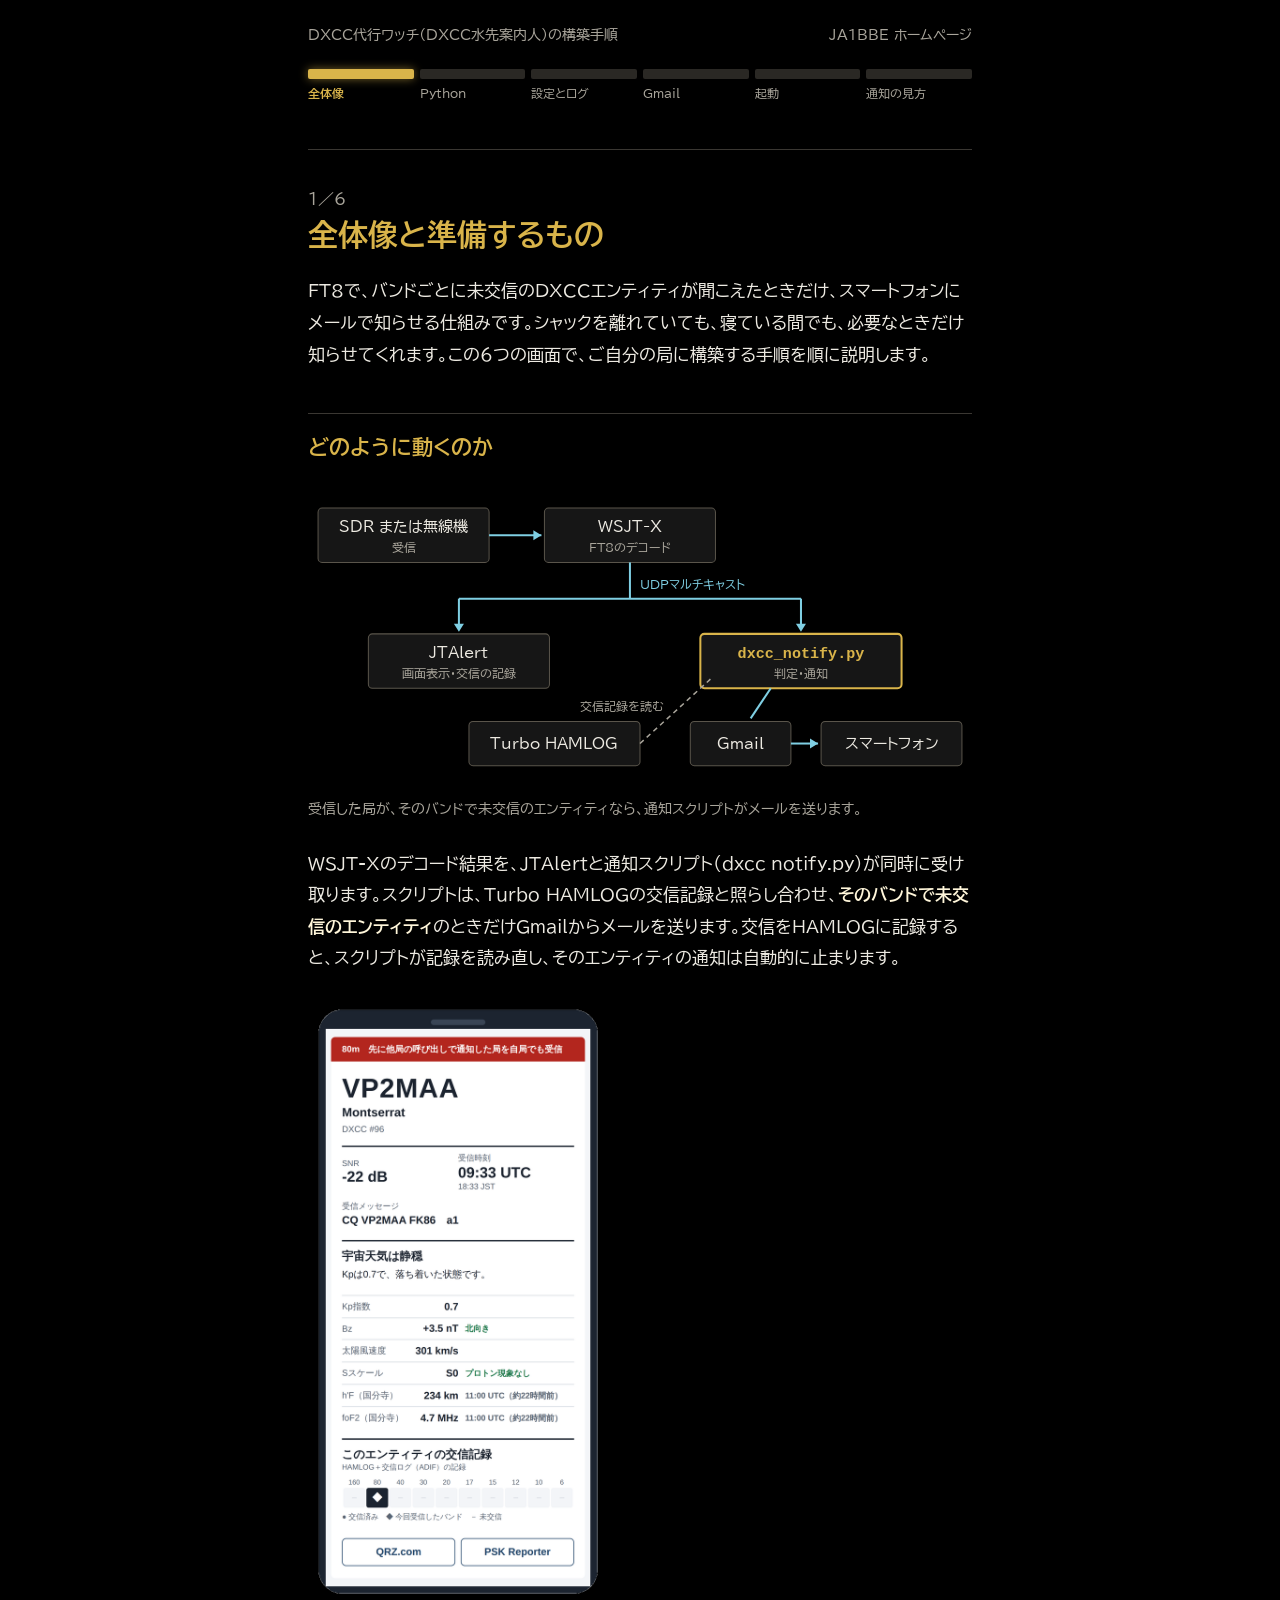
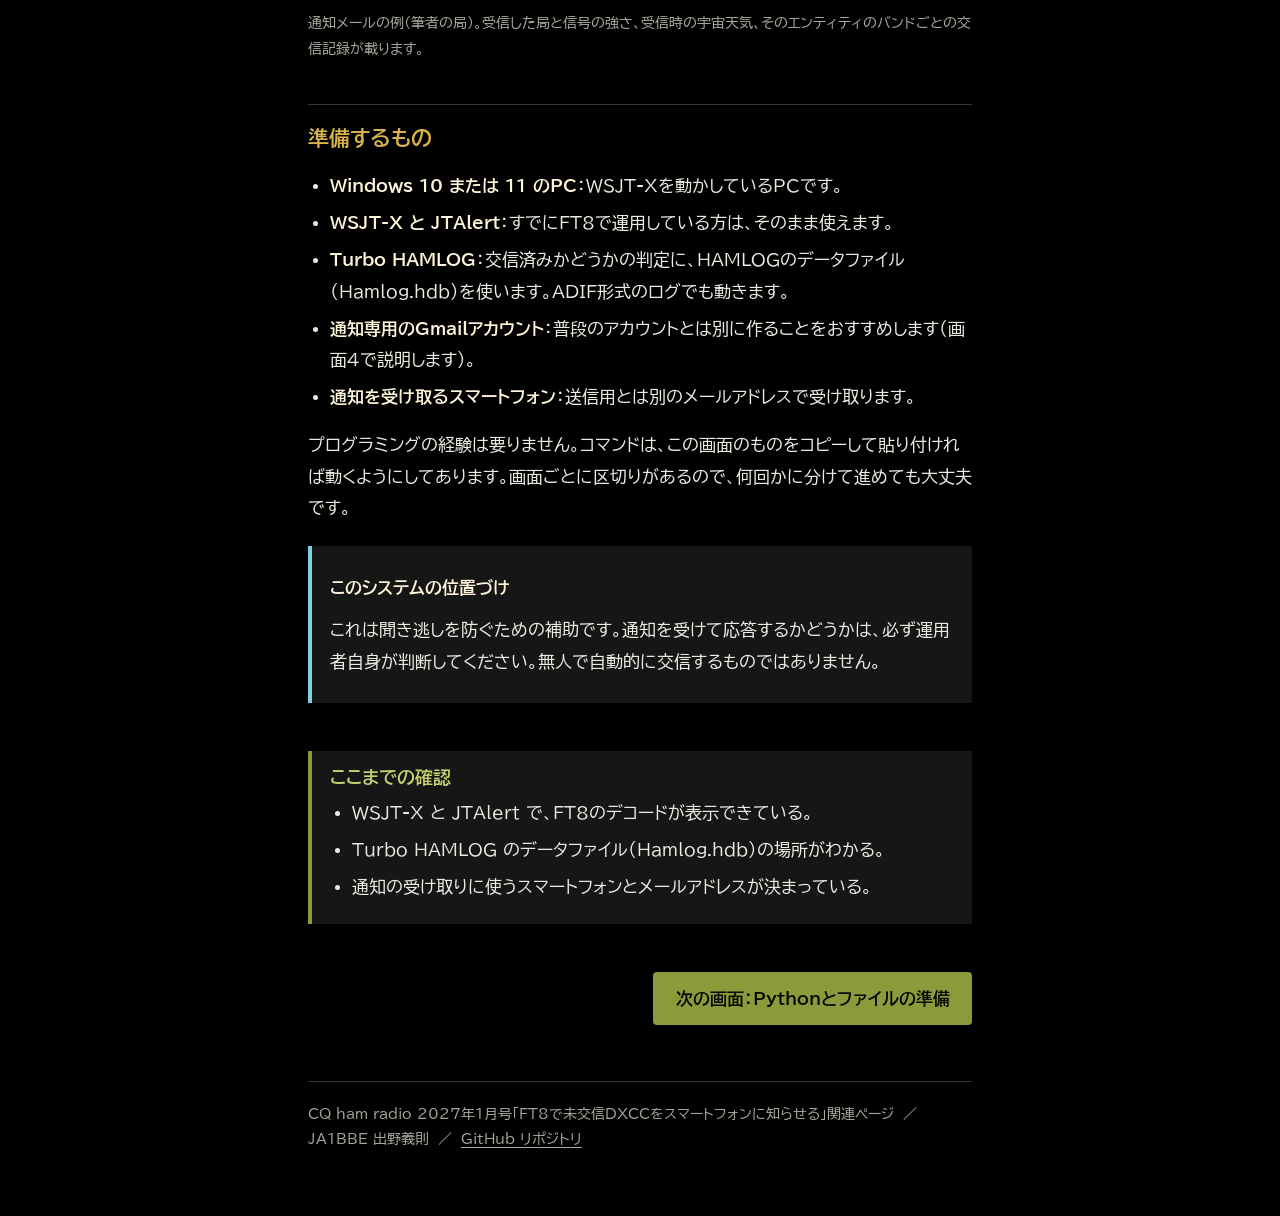
<file: docs/index.html>
<!DOCTYPE html>
<html lang="ja">
<head>
<meta charset="utf-8">
<meta name="viewport" content="width=device-width, initial-scale=1, viewport-fit=cover">
<title>全体像と準備するもの（1／6）｜DXCC代行ワッチの構築手順</title>
<link rel="preconnect" href="https://fonts.googleapis.com">
<link rel="preconnect" href="https://fonts.gstatic.com" crossorigin>
<link href="https://fonts.googleapis.com/css2?family=BIZ+UDGothic&family=BIZ+UDPGothic:wght@400;700&display=swap" rel="stylesheet">
<link rel="stylesheet" href="style.css">
</head>
<body>
<div class="wrap">
<header class="top">
<div class="site"><a href="index.html">DXCC代行ワッチ（DXCC水先案内人）の構築手順</a><a href="https://ja1bbe.wixsite.com/mysite">JA1BBE ホームページ</a></div>
<nav aria-label="手順の進み具合"><ol class="meter"><li class="now"><a href="index.html" aria-current="step"><span>全体像</span></a></li><li class=""><a href="step2.html"><span>Python</span></a></li><li class=""><a href="step3.html"><span>設定とログ</span></a></li><li class=""><a href="step4.html"><span>Gmail</span></a></li><li class=""><a href="step5.html"><span>起動</span></a></li><li class=""><a href="step6.html"><span>通知の見方</span></a></li></ol></nav>
</header>
<main>
<p class="step">1／6</p>
<h1>全体像と準備するもの</h1>

<p class="lead">FT8で、バンドごとに未交信のDXCCエンティティが聞こえたときだけ、スマートフォンにメールで知らせる仕組みです。シャックを離れていても、寝ている間でも、必要なときだけ知らせてくれます。この6つの画面で、ご自分の局に構築する手順を順に説明します。</p>

<h2>どのように動くのか</h2>
<figure>
<svg viewBox="0 0 660 300" role="img" aria-label="システム構成図。受信機からWSJT-Xへ、WSJT-XからUDPマルチキャストでJTAlertと通知スクリプトへ、通知スクリプトからGmail経由でスマートフォンへ。通知スクリプトはHAMLOGの交信記録を読む。">
 <g font-family="BIZ UDPGothic, sans-serif" font-size="15" fill="#EDEAE2">
  <rect x="10" y="20" width="170" height="54" rx="4" fill="#161616" stroke="#5A554B"/>
  <text x="95" y="44" text-anchor="middle">SDR または無線機</text><text x="95" y="64" text-anchor="middle" font-size="12" fill="#A9A59B">受信</text>
  <rect x="235" y="20" width="170" height="54" rx="4" fill="#161616" stroke="#5A554B"/>
  <text x="320" y="44" text-anchor="middle">WSJT-X</text><text x="320" y="64" text-anchor="middle" font-size="12" fill="#A9A59B">FT8のデコード</text>
  <line x1="180" y1="47" x2="232" y2="47" stroke="#7FCFE3" stroke-width="2"/><path d="M232 47 l-8 -5 v10z" fill="#7FCFE3"/>
  <line x1="320" y1="74" x2="320" y2="110" stroke="#7FCFE3" stroke-width="2"/>
  <text x="330" y="100" font-size="12" fill="#7FCFE3">UDPマルチキャスト</text>
  <line x1="150" y1="110" x2="490" y2="110" stroke="#7FCFE3" stroke-width="2"/>
  <line x1="150" y1="110" x2="150" y2="140" stroke="#7FCFE3" stroke-width="2"/><path d="M150 143 l-5 -8 h10z" fill="#7FCFE3"/>
  <line x1="490" y1="110" x2="490" y2="140" stroke="#7FCFE3" stroke-width="2"/><path d="M490 143 l-5 -8 h10z" fill="#7FCFE3"/>
  <rect x="60" y="145" width="180" height="54" rx="4" fill="#161616" stroke="#5A554B"/>
  <text x="150" y="169" text-anchor="middle">JTAlert</text><text x="150" y="189" text-anchor="middle" font-size="12" fill="#A9A59B">画面表示・交信の記録</text>
  <rect x="390" y="145" width="200" height="54" rx="4" fill="#161616" stroke="#D9B44A" stroke-width="2"/>
  <text x="490" y="169" text-anchor="middle" fill="#D9B44A" font-weight="700" font-family="Consolas, Menlo, monospace">dxcc_notify.py</text><text x="490" y="189" text-anchor="middle" font-size="12" fill="#A9A59B">判定・通知</text>
  <rect x="380" y="232" width="100" height="44" rx="4" fill="#161616" stroke="#5A554B"/><text x="430" y="259" text-anchor="middle">Gmail</text>
  <rect x="510" y="232" width="140" height="44" rx="4" fill="#161616" stroke="#5A554B"/><text x="580" y="259" text-anchor="middle">スマートフォン</text>
  <line x1="460" y1="199" x2="440" y2="229" stroke="#7FCFE3" stroke-width="2"/>
  <line x1="480" y1="254" x2="507" y2="254" stroke="#7FCFE3" stroke-width="2"/><path d="M507 254 l-8 -5 v10z" fill="#7FCFE3"/>
  <rect x="160" y="232" width="170" height="44" rx="4" fill="#161616" stroke="#5A554B"/><text x="245" y="259" text-anchor="middle">Turbo HAMLOG</text>
  <line x1="330" y1="254" x2="400" y2="190" stroke="#A9A59B" stroke-width="1.5" stroke-dasharray="5 4"/>
  <text x="270" y="222" font-size="12" fill="#A9A59B">交信記録を読む</text>
 </g>
</svg>
<figcaption>受信した局が、そのバンドで未交信のエンティティなら、通知スクリプトがメールを送ります。</figcaption>
</figure>
<p>WSJT-Xのデコード結果を、JTAlertと通知スクリプト（dxcc_notify.py）が同時に受け取ります。スクリプトは、Turbo HAMLOGの交信記録と照らし合わせ、<strong>そのバンドで未交信のエンティティ</strong>のときだけGmailからメールを送ります。交信をHAMLOGに記録すると、スクリプトが記録を読み直し、そのエンティティの通知は自動的に止まります。</p>
<figure class="shot"><img src="img/notify-rx.png" alt="通知メールの例。80mでモントセラトのVP2MAAを受信したことを知らせ、SNR、受信時刻、受信メッセージ、宇宙天気、このエンティティの交信記録を示している。" width="640" loading="lazy"><figcaption>通知メールの例（筆者の局）。受信した局と信号の強さ、受信時の宇宙天気、そのエンティティのバンドごとの交信記録が載ります。</figcaption></figure>

<h2>準備するもの</h2>
<ul>
<li><strong>Windows 10 または 11 のPC</strong>：WSJT-Xを動かしているPCです。</li>
<li><strong>WSJT-X と JTAlert</strong>：すでにFT8で運用している方は、そのまま使えます。</li>
<li><strong>Turbo HAMLOG</strong>：交信済みかどうかの判定に、HAMLOGのデータファイル（Hamlog.hdb）を使います。ADIF形式のログでも動きます。</li>
<li><strong>通知専用のGmailアカウント</strong>：普段のアカウントとは別に作ることをおすすめします（画面4で説明します）。</li>
<li><strong>通知を受け取るスマートフォン</strong>：送信用とは別のメールアドレスで受け取ります。</li>
</ul>
<p>プログラミングの経験は要りません。コマンドは、この画面のものをコピーして貼り付ければ動くようにしてあります。画面ごとに区切りがあるので、何回かに分けて進めても大丈夫です。</p>

<div class="note"><p><strong>このシステムの位置づけ</strong></p><p>これは聞き逃しを防ぐための補助です。通知を受けて応答するかどうかは、必ず運用者自身が判断してください。無人で自動的に交信するものではありません。</p></div>

<div class="check"><h2>ここまでの確認</h2><ul>
<li>WSJT-X と JTAlert で、FT8のデコードが表示できている。</li>
<li>Turbo HAMLOG のデータファイル（Hamlog.hdb）の場所がわかる。</li>
<li>通知の受け取りに使うスマートフォンとメールアドレスが決まっている。</li></ul></div>

<div class="nav"><a class="btn next" href="step2.html">次の画面：Pythonとファイルの準備</a></div>
</main>
<footer>CQ ham radio 2027年1月号「FT8で未交信DXCCをスマートフォンに知らせる」関連ページ　／　JA1BBE 出野義則　／　<a href="https://github.com/ja1bbe/dxcc-pilot">GitHub リポジトリ</a></footer>
</div>
<script src="copy.js"></script>
</body>
</html>
</file>
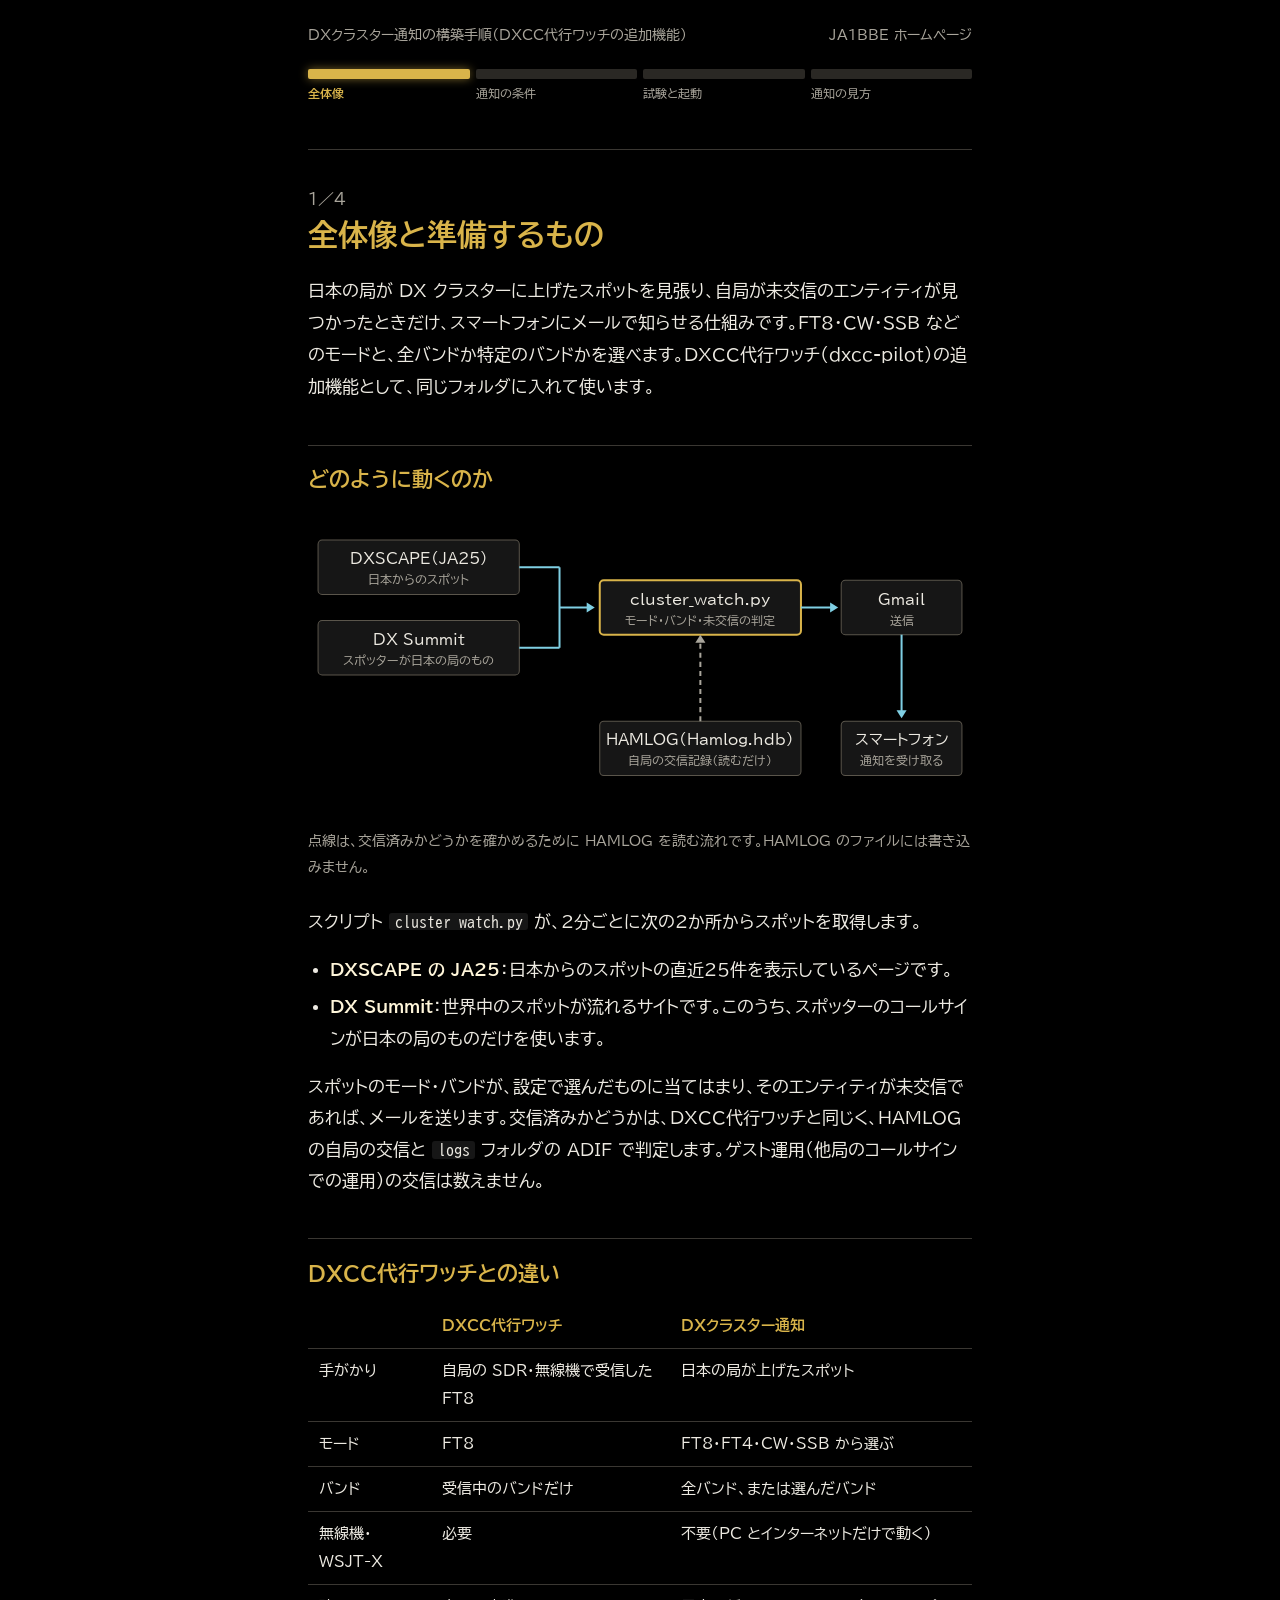
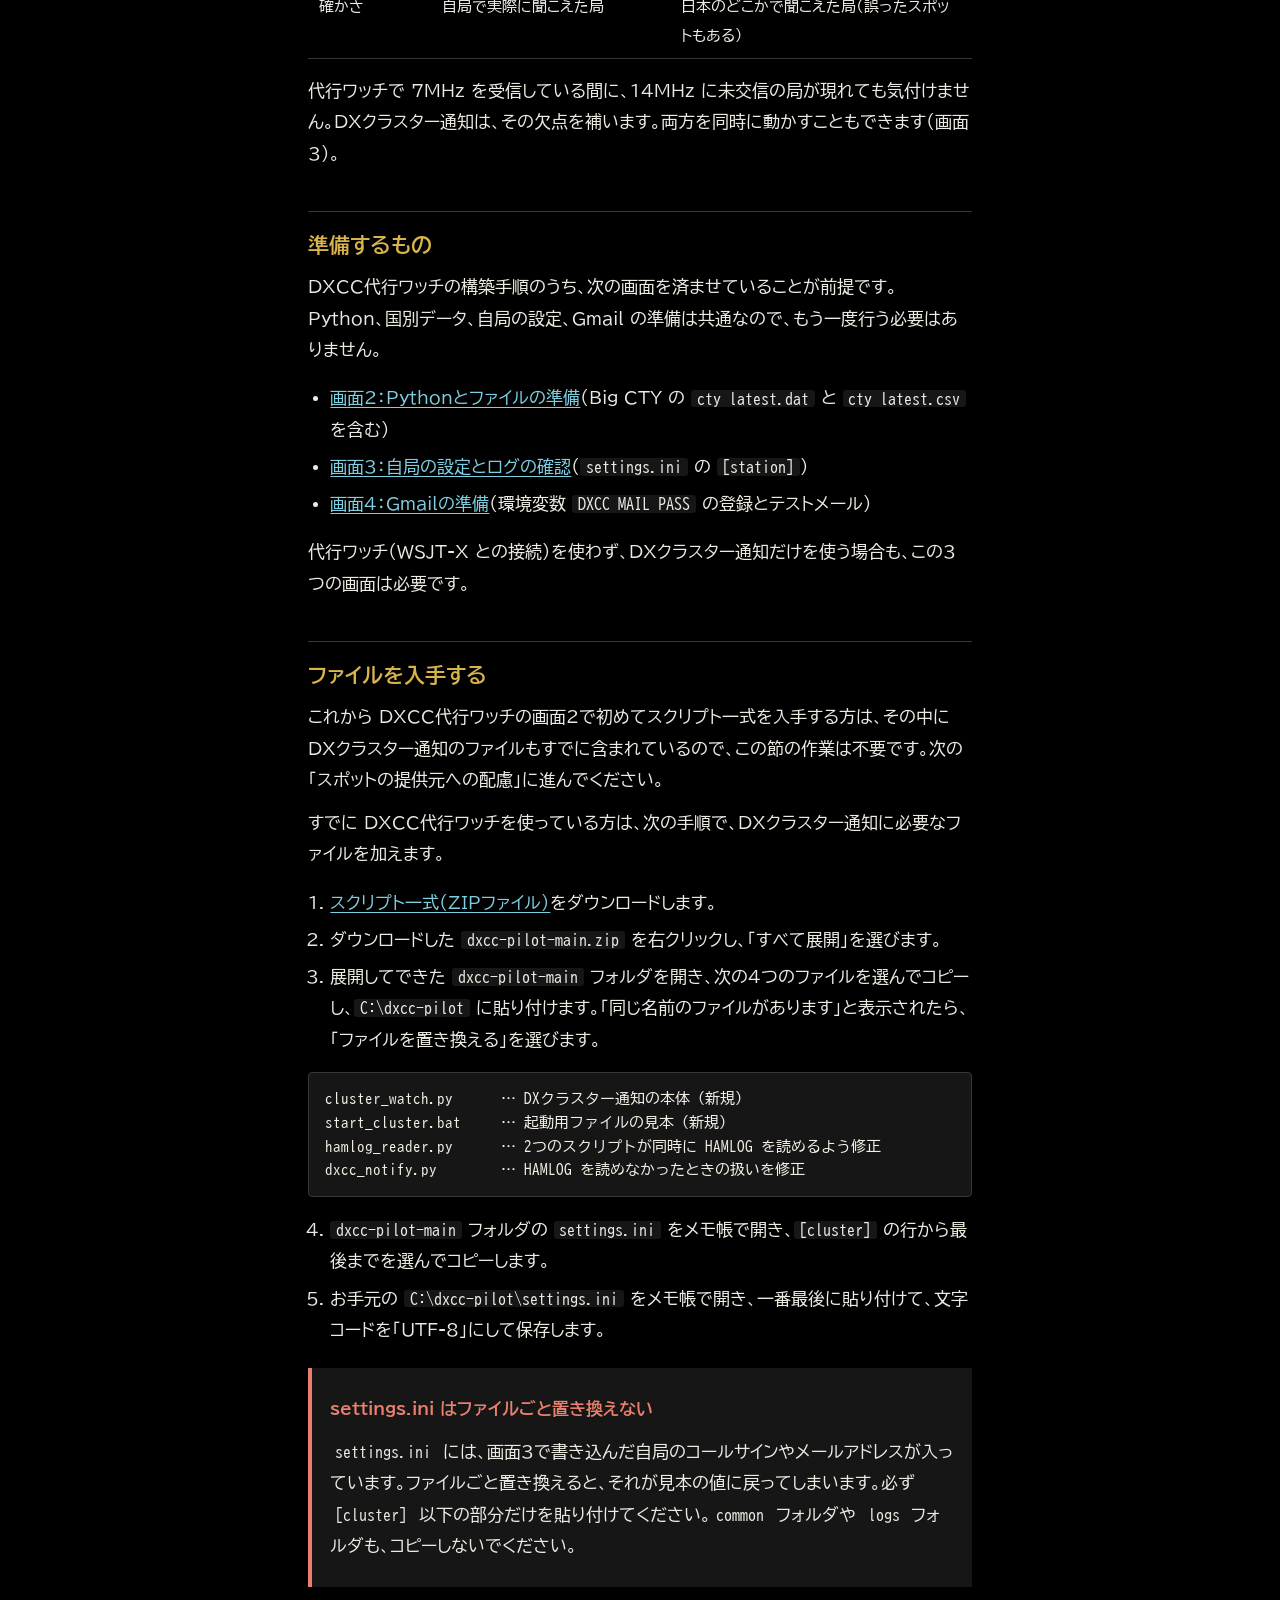
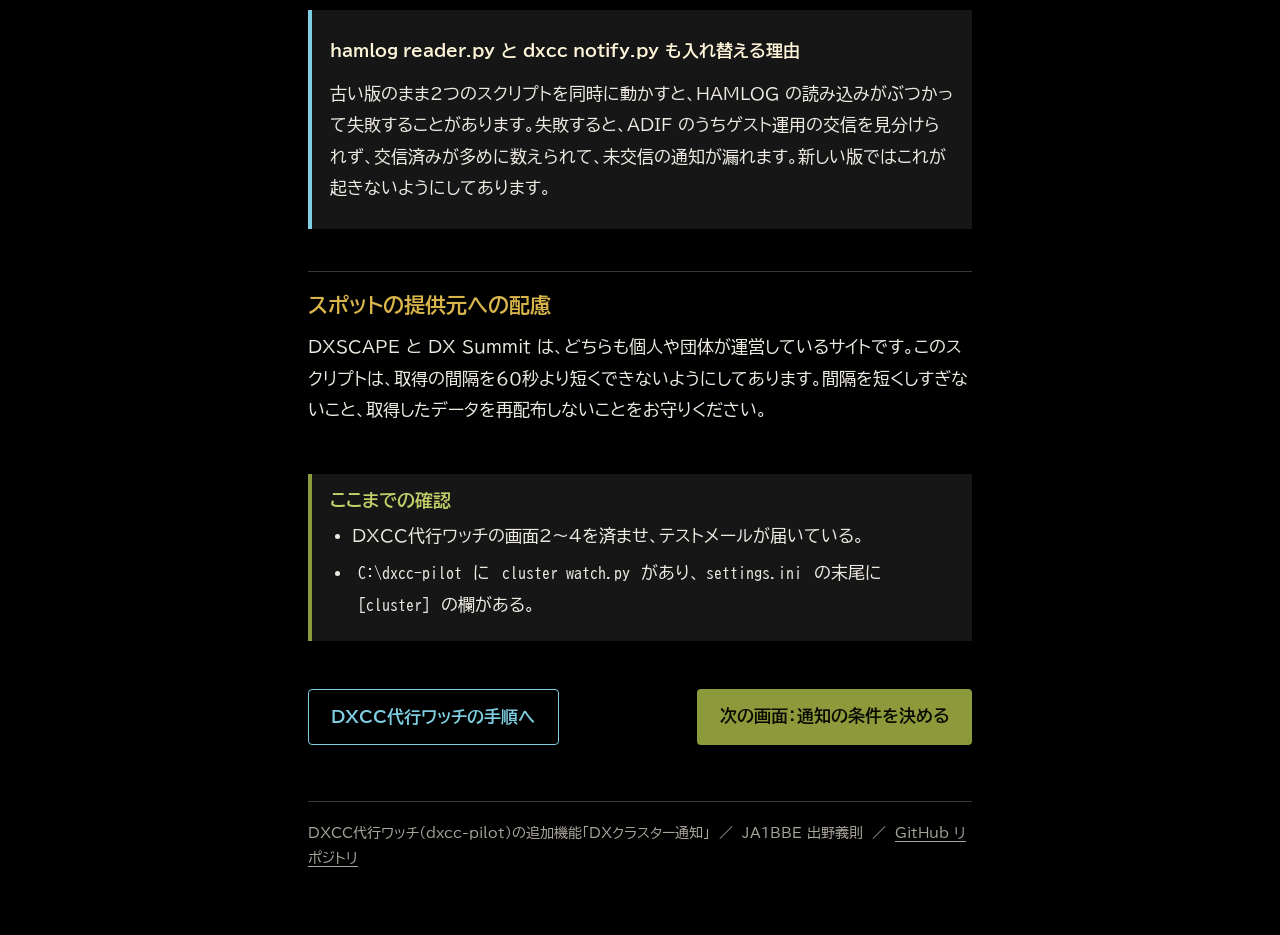
<file: docs/cluster/index.html>
<!DOCTYPE html>
<html lang="ja">
<head>
<meta charset="utf-8">
<meta name="viewport" content="width=device-width, initial-scale=1, viewport-fit=cover">
<title>全体像と準備するもの（1／4）｜DXクラスター通知の構築手順（DXCC代行ワッチの追加機能）</title>
<link rel="preconnect" href="https://fonts.googleapis.com">
<link rel="preconnect" href="https://fonts.gstatic.com" crossorigin>
<link href="https://fonts.googleapis.com/css2?family=BIZ+UDGothic&family=BIZ+UDPGothic:wght@400;700&display=swap" rel="stylesheet">
<link rel="stylesheet" href="../style.css">
<style>.meter { grid-template-columns: repeat(4, 1fr); }</style>
</head>
<body>
<div class="wrap">
<header class="top">
<div class="site"><a href="index.html">DXクラスター通知の構築手順（DXCC代行ワッチの追加機能）</a><a href="https://ja1bbe.wixsite.com/mysite">JA1BBE ホームページ</a></div>
<nav aria-label="手順の進み具合"><ol class="meter"><li class="now"><a href="index.html" aria-current="step"><span>全体像</span></a></li><li class=""><a href="step2.html"><span>通知の条件</span></a></li><li class=""><a href="step3.html"><span>試験と起動</span></a></li><li class=""><a href="step4.html"><span>通知の見方</span></a></li></ol></nav>
</header>
<main>
<p class="step">1／4</p>
<h1>全体像と準備するもの</h1>

<p class="lead">日本の局が DX クラスターに上げたスポットを見張り、自局が未交信のエンティティが見つかったときだけ、スマートフォンにメールで知らせる仕組みです。FT8・CW・SSB などのモードと、全バンドか特定のバンドかを選べます。DXCC代行ワッチ（dxcc-pilot）の追加機能として、同じフォルダに入れて使います。</p>

<h2>どのように動くのか</h2>
<figure>
<svg viewBox="0 0 660 300" role="img" aria-label="構成図。DXSCAPEとDX Summitの日本の局のスポットを、cluster_watch.py が定期的に取得し、HAMLOGの交信記録と比べて、未交信ならGmail経由でスマートフォンに知らせる。">
 <g font-family="BIZ UDPGothic, sans-serif" font-size="15" fill="#EDEAE2">
  <rect x="10" y="20" width="200" height="54" rx="4" fill="#161616" stroke="#5A554B"/>
  <text x="110" y="44" text-anchor="middle">DXSCAPE（JA25）</text><text x="110" y="64" text-anchor="middle" font-size="12" fill="#A9A59B">日本からのスポット</text>
  <rect x="10" y="100" width="200" height="54" rx="4" fill="#161616" stroke="#5A554B"/>
  <text x="110" y="124" text-anchor="middle">DX Summit</text><text x="110" y="144" text-anchor="middle" font-size="12" fill="#A9A59B">スポッターが日本の局のもの</text>
  <line x1="210" y1="47" x2="250" y2="47" stroke="#7FCFE3" stroke-width="2"/><line x1="210" y1="127" x2="250" y2="127" stroke="#7FCFE3" stroke-width="2"/>
  <line x1="250" y1="47" x2="250" y2="127" stroke="#7FCFE3" stroke-width="2"/><line x1="250" y1="87" x2="282" y2="87" stroke="#7FCFE3" stroke-width="2"/><path d="M285 87 l-8 -5 v10z" fill="#7FCFE3"/>
  <rect x="290" y="60" width="200" height="54" rx="4" fill="#161616" stroke="#D9B44A" stroke-width="2"/>
  <text x="390" y="84" text-anchor="middle">cluster_watch.py</text><text x="390" y="104" text-anchor="middle" font-size="12" fill="#A9A59B">モード・バンド・未交信の判定</text>
  <rect x="290" y="200" width="200" height="54" rx="4" fill="#161616" stroke="#5A554B"/>
  <text x="390" y="224" text-anchor="middle">HAMLOG（Hamlog.hdb）</text><text x="390" y="244" text-anchor="middle" font-size="12" fill="#A9A59B">自局の交信記録（読むだけ）</text>
  <line x1="390" y1="200" x2="390" y2="117" stroke="#A9A59B" stroke-width="2" stroke-dasharray="5 4"/><path d="M390 114 l-5 8 h10z" fill="#A9A59B"/>
  <rect x="530" y="60" width="120" height="54" rx="4" fill="#161616" stroke="#5A554B"/>
  <text x="590" y="84" text-anchor="middle">Gmail</text><text x="590" y="104" text-anchor="middle" font-size="12" fill="#A9A59B">送信</text>
  <line x1="490" y1="87" x2="524" y2="87" stroke="#7FCFE3" stroke-width="2"/><path d="M527 87 l-8 -5 v10z" fill="#7FCFE3"/>
  <rect x="530" y="200" width="120" height="54" rx="4" fill="#161616" stroke="#5A554B"/>
  <text x="590" y="224" text-anchor="middle">スマートフォン</text><text x="590" y="244" text-anchor="middle" font-size="12" fill="#A9A59B">通知を受け取る</text>
  <line x1="590" y1="114" x2="590" y2="194" stroke="#7FCFE3" stroke-width="2"/><path d="M590 197 l-5 -8 h10z" fill="#7FCFE3"/>
 </g>
</svg>
<figcaption>点線は、交信済みかどうかを確かめるために HAMLOG を読む流れです。HAMLOG のファイルには書き込みません。</figcaption>
</figure>
<p>スクリプト <code>cluster_watch.py</code> が、2分ごとに次の2か所からスポットを取得します。</p>
<ul>
<li><strong>DXSCAPE の JA25</strong>：日本からのスポットの直近25件を表示しているページです。</li>
<li><strong>DX Summit</strong>：世界中のスポットが流れるサイトです。このうち、スポッターのコールサインが日本の局のものだけを使います。</li>
</ul>
<p>スポットのモード・バンドが、設定で選んだものに当てはまり、そのエンティティが未交信であれば、メールを送ります。交信済みかどうかは、DXCC代行ワッチと同じく、HAMLOG の自局の交信と <code>logs</code> フォルダの ADIF で判定します。ゲスト運用（他局のコールサインでの運用）の交信は数えません。</p>

<h2>DXCC代行ワッチとの違い</h2>
<div class="tbl"><table>
<tr><th></th><th>DXCC代行ワッチ</th><th>DXクラスター通知</th></tr>
<tr><td>手がかり</td><td>自局の SDR・無線機で受信した FT8</td><td>日本の局が上げたスポット</td></tr>
<tr><td>モード</td><td>FT8</td><td>FT8・FT4・CW・SSB から選ぶ</td></tr>
<tr><td>バンド</td><td>受信中のバンドだけ</td><td>全バンド、または選んだバンド</td></tr>
<tr><td>無線機・WSJT-X</td><td>必要</td><td>不要（PC とインターネットだけで動く）</td></tr>
<tr><td>確かさ</td><td>自局で実際に聞こえた局</td><td>日本のどこかで聞こえた局（誤ったスポットもある）</td></tr>
</table></div>
<p>代行ワッチで 7MHz を受信している間に、14MHz に未交信の局が現れても気付けません。DXクラスター通知は、その欠点を補います。両方を同時に動かすこともできます（画面3）。</p>

<h2>準備するもの</h2>
<p>DXCC代行ワッチの構築手順のうち、次の画面を済ませていることが前提です。Python、国別データ、自局の設定、Gmail の準備は共通なので、もう一度行う必要はありません。</p>
<ul>
<li><a href="../step2.html">画面2：Pythonとファイルの準備</a>（Big CTY の <code>cty_latest.dat</code> と <code>cty_latest.csv</code> を含む）</li>
<li><a href="../step3.html">画面3：自局の設定とログの確認</a>（<code>settings.ini</code> の <code>[station]</code>）</li>
<li><a href="../step4.html">画面4：Gmailの準備</a>（環境変数 <code>DXCC_MAIL_PASS</code> の登録とテストメール）</li>
</ul>
<p>代行ワッチ（WSJT-X との接続）を使わず、DXクラスター通知だけを使う場合も、この3つの画面は必要です。</p>

<h2>ファイルを入手する</h2>
<p>これから DXCC代行ワッチの画面2で初めてスクリプト一式を入手する方は、その中に DXクラスター通知のファイルもすでに含まれているので、この節の作業は不要です。次の「スポットの提供元への配慮」に進んでください。</p>
<p>すでに DXCC代行ワッチを使っている方は、次の手順で、DXクラスター通知に必要なファイルを加えます。</p>
<ol>
<li><a href="https://github.com/ja1bbe/dxcc-pilot/archive/refs/heads/main.zip">スクリプト一式（ZIPファイル）</a>をダウンロードします。</li>
<li>ダウンロードした <code>dxcc-pilot-main.zip</code> を右クリックし、「すべて展開」を選びます。</li>
<li>展開してできた <code>dxcc-pilot-main</code> フォルダを開き、次の4つのファイルを選んでコピーし、<code>C:\dxcc-pilot</code> に貼り付けます。「同じ名前のファイルがあります」と表示されたら、「ファイルを置き換える」を選びます。</li></ol>
<div class="cmd tree"><pre>cluster_watch.py      … DXクラスター通知の本体（新規）
start_cluster.bat     … 起動用ファイルの見本（新規）
hamlog_reader.py      … 2つのスクリプトが同時に HAMLOG を読めるよう修正
dxcc_notify.py        … HAMLOG を読めなかったときの扱いを修正</pre></div>
<ol start="4">
<li><code>dxcc-pilot-main</code> フォルダの <code>settings.ini</code> をメモ帳で開き、<code>[cluster]</code> の行から最後までを選んでコピーします。</li>
<li>お手元の <code>C:\dxcc-pilot\settings.ini</code> をメモ帳で開き、一番最後に貼り付けて、文字コードを「UTF-8」にして保存します。</li></ol>
<div class="warn"><p><strong>settings.ini はファイルごと置き換えない</strong></p><p><code>settings.ini</code> には、画面3で書き込んだ自局のコールサインやメールアドレスが入っています。ファイルごと置き換えると、それが見本の値に戻ってしまいます。必ず <code>[cluster]</code> 以下の部分だけを貼り付けてください。<code>common</code> フォルダや <code>logs</code> フォルダも、コピーしないでください。</p></div>
<div class="note"><p><strong>hamlog_reader.py と dxcc_notify.py も入れ替える理由</strong></p><p>古い版のまま2つのスクリプトを同時に動かすと、HAMLOG の読み込みがぶつかって失敗することがあります。失敗すると、ADIF のうちゲスト運用の交信を見分けられず、交信済みが多めに数えられて、未交信の通知が漏れます。新しい版ではこれが起きないようにしてあります。</p></div>

<h2>スポットの提供元への配慮</h2>
<p>DXSCAPE と DX Summit は、どちらも個人や団体が運営しているサイトです。このスクリプトは、取得の間隔を60秒より短くできないようにしてあります。間隔を短くしすぎないこと、取得したデータを再配布しないことをお守りください。</p>

<div class="check"><h2>ここまでの確認</h2><ul>
<li>DXCC代行ワッチの画面2〜4を済ませ、テストメールが届いている。</li>
<li><code>C:\dxcc-pilot</code> に <code>cluster_watch.py</code> があり、<code>settings.ini</code> の末尾に <code>[cluster]</code> の欄がある。</li></ul></div>

<div class="nav"><a class="btn back" href="../index.html">DXCC代行ワッチの手順へ</a><a class="btn next" href="step2.html">次の画面：通知の条件を決める</a></div>
</main>
<footer>DXCC代行ワッチ（dxcc-pilot）の追加機能「DXクラスター通知」　／　JA1BBE 出野義則　／　<a href="https://github.com/ja1bbe/dxcc-pilot">GitHub リポジトリ</a></footer>
</div>
<script src="../copy.js"></script>
</body>
</html>
</file>
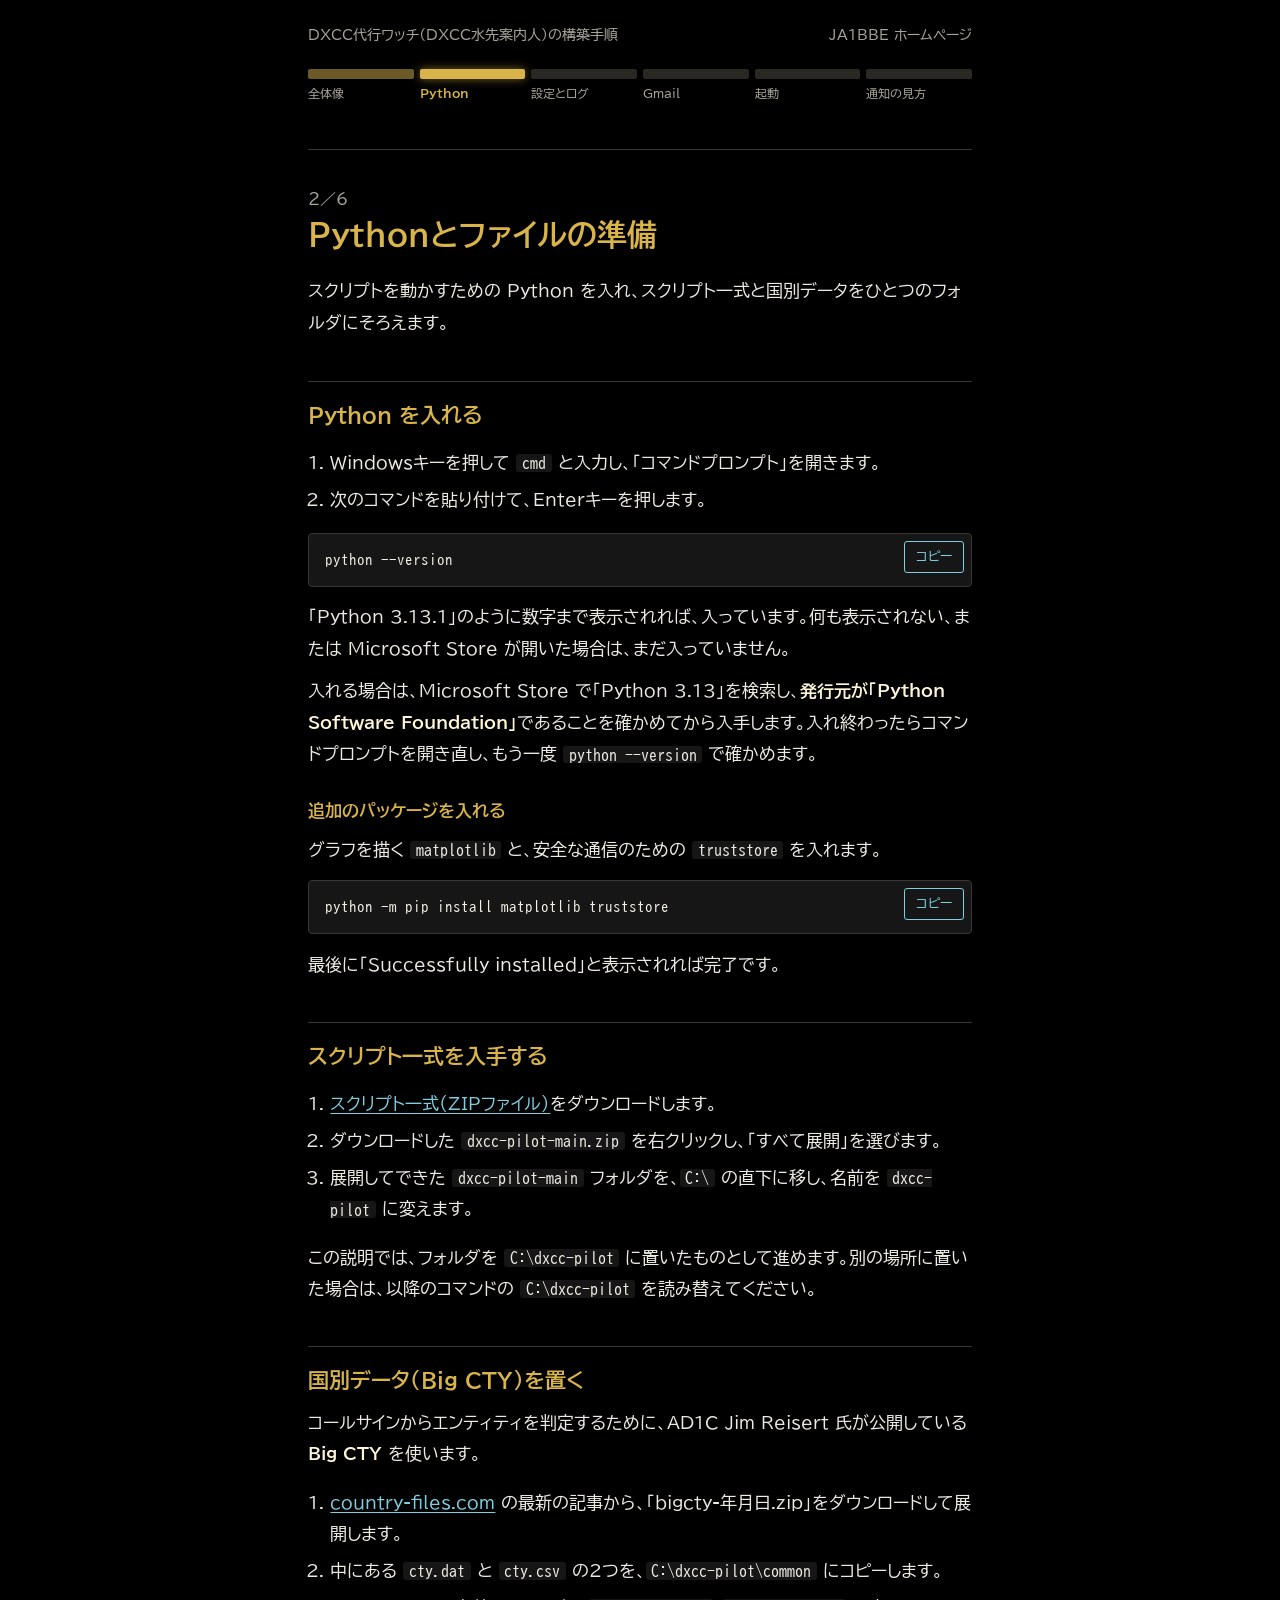
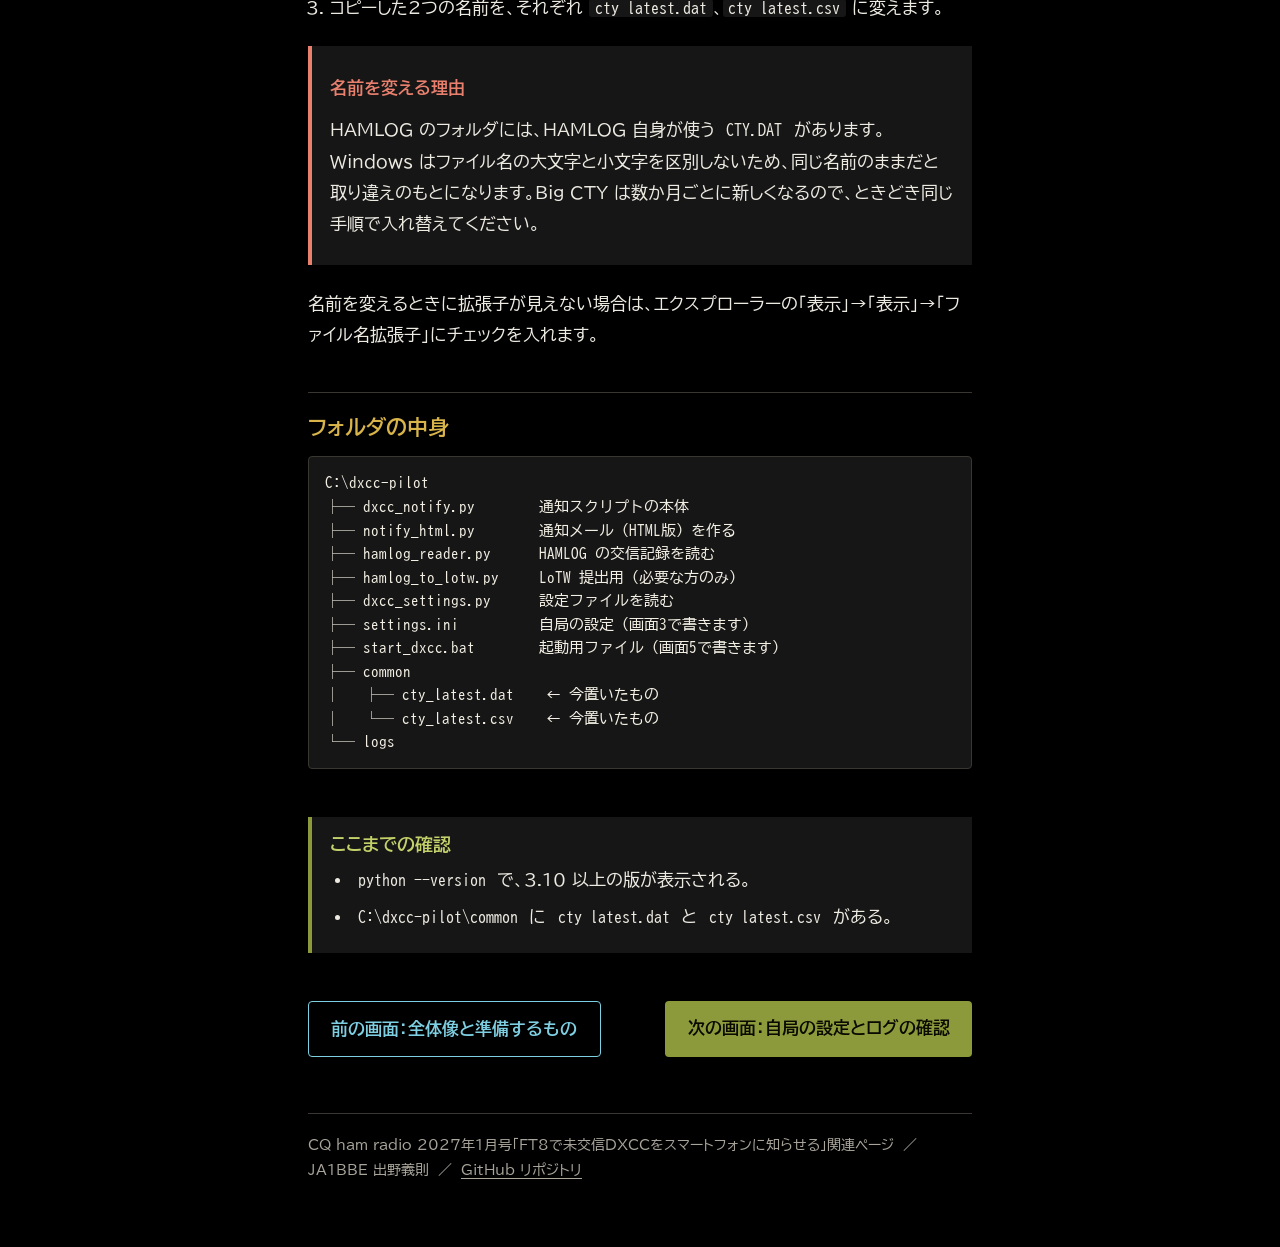
<file: docs/step2.html>
<!DOCTYPE html>
<html lang="ja">
<head>
<meta charset="utf-8">
<meta name="viewport" content="width=device-width, initial-scale=1, viewport-fit=cover">
<title>Pythonとファイルの準備（2／6）｜DXCC代行ワッチの構築手順</title>
<link rel="preconnect" href="https://fonts.googleapis.com">
<link rel="preconnect" href="https://fonts.gstatic.com" crossorigin>
<link href="https://fonts.googleapis.com/css2?family=BIZ+UDGothic&family=BIZ+UDPGothic:wght@400;700&display=swap" rel="stylesheet">
<link rel="stylesheet" href="style.css">
</head>
<body>
<div class="wrap">
<header class="top">
<div class="site"><a href="index.html">DXCC代行ワッチ（DXCC水先案内人）の構築手順</a><a href="https://ja1bbe.wixsite.com/mysite">JA1BBE ホームページ</a></div>
<nav aria-label="手順の進み具合"><ol class="meter"><li class="done"><a href="index.html"><span>全体像</span></a></li><li class="now"><a href="step2.html" aria-current="step"><span>Python</span></a></li><li class=""><a href="step3.html"><span>設定とログ</span></a></li><li class=""><a href="step4.html"><span>Gmail</span></a></li><li class=""><a href="step5.html"><span>起動</span></a></li><li class=""><a href="step6.html"><span>通知の見方</span></a></li></ol></nav>
</header>
<main>
<p class="step">2／6</p>
<h1>Pythonとファイルの準備</h1>

<p class="lead">スクリプトを動かすための Python を入れ、スクリプト一式と国別データをひとつのフォルダにそろえます。</p>

<h2>Python を入れる</h2>
<ol>
<li>Windowsキーを押して <code>cmd</code> と入力し、「コマンドプロンプト」を開きます。</li>
<li>次のコマンドを貼り付けて、Enterキーを押します。</li></ol>
<div class="cmd"><pre>python --version</pre></div>
<p>「Python 3.13.1」のように数字まで表示されれば、入っています。何も表示されない、または Microsoft Store が開いた場合は、まだ入っていません。</p>
<p>入れる場合は、Microsoft Store で「Python 3.13」を検索し、<strong>発行元が「Python Software Foundation」</strong>であることを確かめてから入手します。入れ終わったらコマンドプロンプトを開き直し、もう一度 <code>python --version</code> で確かめます。</p>

<h3>追加のパッケージを入れる</h3>
<p>グラフを描く <code>matplotlib</code> と、安全な通信のための <code>truststore</code> を入れます。</p>
<div class="cmd"><pre>python -m pip install matplotlib truststore</pre></div>
<p>最後に「Successfully installed」と表示されれば完了です。</p>

<h2>スクリプト一式を入手する</h2>
<ol>
<li><a href="https://github.com/ja1bbe/dxcc-pilot/archive/refs/heads/main.zip">スクリプト一式（ZIPファイル）</a>をダウンロードします。</li>
<li>ダウンロードした <code>dxcc-pilot-main.zip</code> を右クリックし、「すべて展開」を選びます。</li>
<li>展開してできた <code>dxcc-pilot-main</code> フォルダを、<code>C:\</code> の直下に移し、名前を <code>dxcc-pilot</code> に変えます。</li></ol>
<p>この説明では、フォルダを <code>C:\dxcc-pilot</code> に置いたものとして進めます。別の場所に置いた場合は、以降のコマンドの <code>C:\dxcc-pilot</code> を読み替えてください。</p>

<h2>国別データ（Big CTY）を置く</h2>
<p>コールサインからエンティティを判定するために、AD1C Jim Reisert 氏が公開している <strong>Big CTY</strong> を使います。</p>
<ol>
<li><a href="https://www.country-files.com/">country-files.com</a> の最新の記事から、「bigcty-年月日.zip」をダウンロードして展開します。</li>
<li>中にある <code>cty.dat</code> と <code>cty.csv</code> の2つを、<code>C:\dxcc-pilot\common</code> にコピーします。</li>
<li>コピーした2つの名前を、それぞれ <code>cty_latest.dat</code>、<code>cty_latest.csv</code> に変えます。</li></ol>
<div class="warn"><p><strong>名前を変える理由</strong></p><p>HAMLOG のフォルダには、HAMLOG 自身が使う <code>CTY.DAT</code> があります。Windows はファイル名の大文字と小文字を区別しないため、同じ名前のままだと取り違えのもとになります。Big CTY は数か月ごとに新しくなるので、ときどき同じ手順で入れ替えてください。</p></div>
<p>名前を変えるときに拡張子が見えない場合は、エクスプローラーの「表示」→「表示」→「ファイル名拡張子」にチェックを入れます。</p>

<h2>フォルダの中身</h2>
<div class="cmd tree"><pre>C:\dxcc-pilot
├─ dxcc_notify.py        通知スクリプトの本体
├─ notify_html.py        通知メール（HTML版）を作る
├─ hamlog_reader.py      HAMLOG の交信記録を読む
├─ hamlog_to_lotw.py     LoTW 提出用（必要な方のみ）
├─ dxcc_settings.py      設定ファイルを読む
├─ settings.ini          自局の設定（画面3で書きます）
├─ start_dxcc.bat        起動用ファイル（画面5で書きます）
├─ common
│   ├─ cty_latest.dat    ← 今置いたもの
│   └─ cty_latest.csv    ← 今置いたもの
└─ logs</pre></div>

<div class="check"><h2>ここまでの確認</h2><ul>
<li><code>python --version</code> で、3.10 以上の版が表示される。</li>
<li><code>C:\dxcc-pilot\common</code> に <code>cty_latest.dat</code> と <code>cty_latest.csv</code> がある。</li></ul></div>

<div class="nav"><a class="btn back" href="index.html">前の画面：全体像と準備するもの</a><a class="btn next" href="step3.html">次の画面：自局の設定とログの確認</a></div>
</main>
<footer>CQ ham radio 2027年1月号「FT8で未交信DXCCをスマートフォンに知らせる」関連ページ　／　JA1BBE 出野義則　／　<a href="https://github.com/ja1bbe/dxcc-pilot">GitHub リポジトリ</a></footer>
</div>
<script src="copy.js"></script>
</body>
</html>
</file>
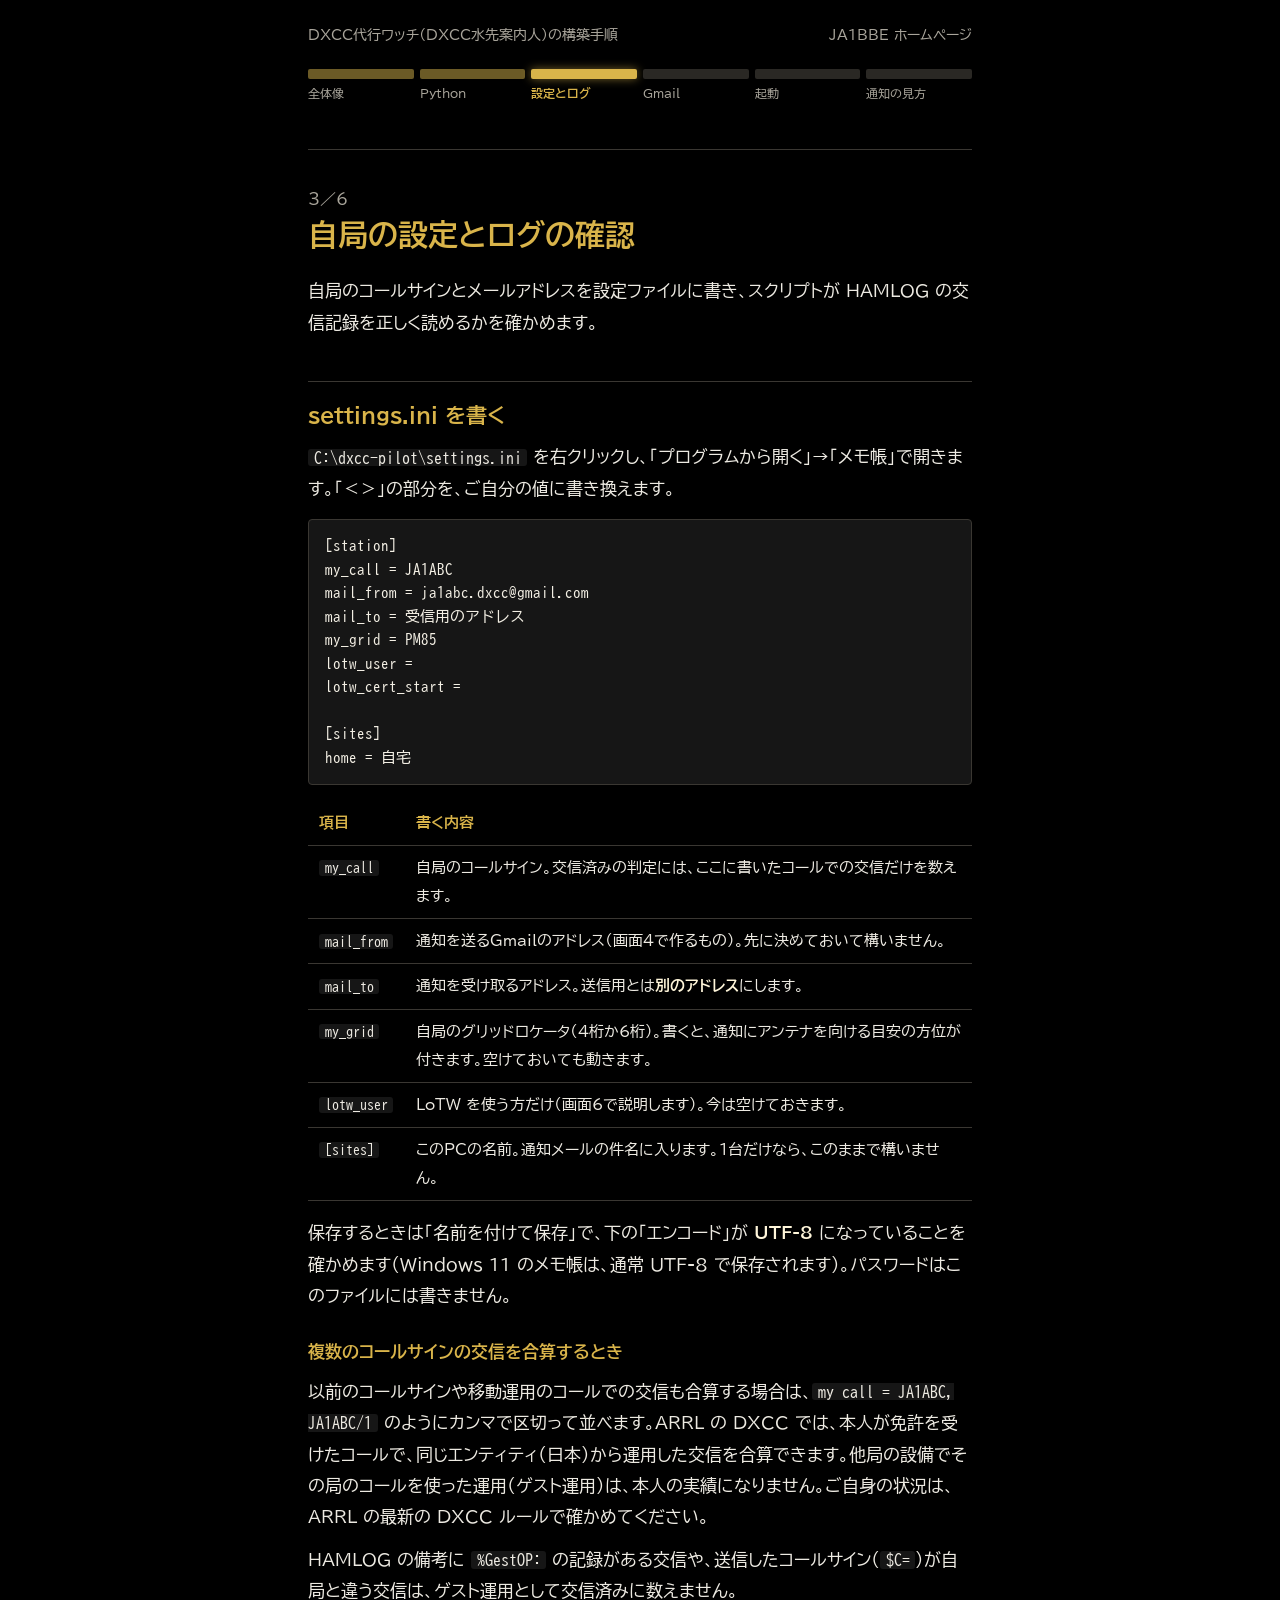
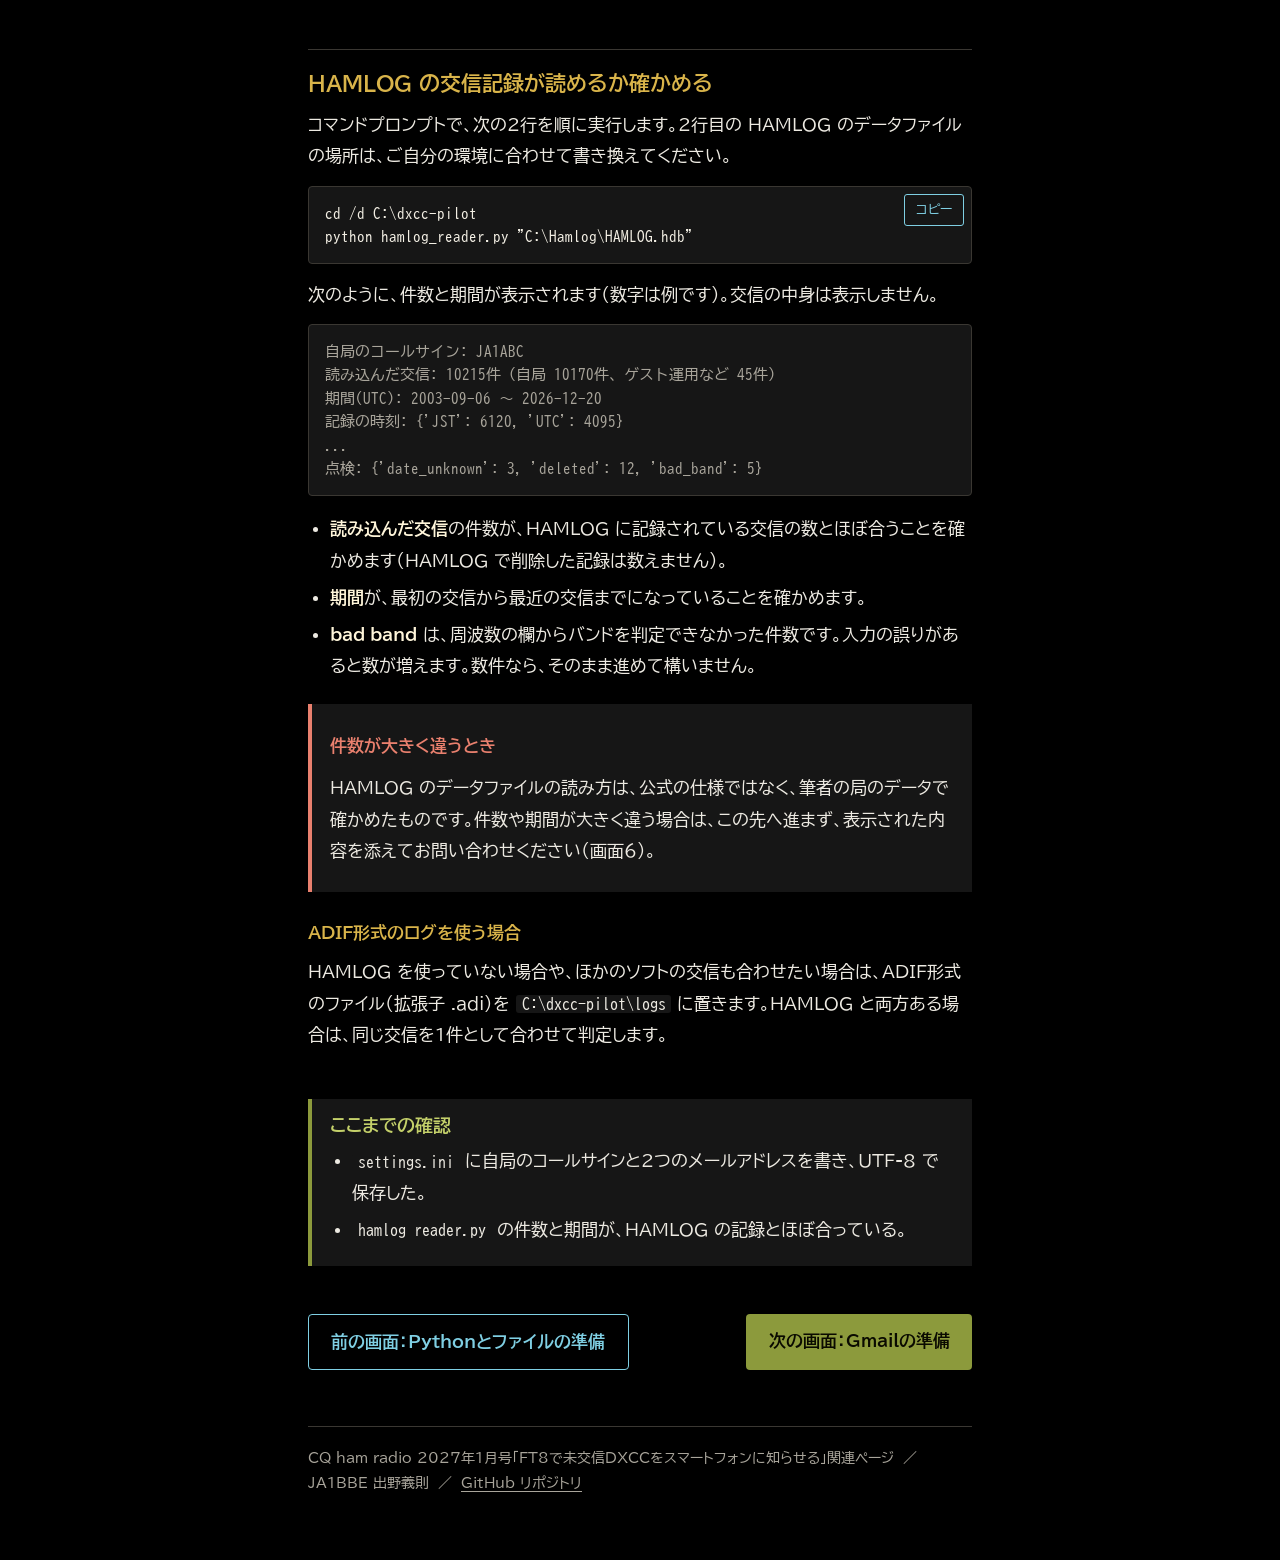
<file: docs/step3.html>
<!DOCTYPE html>
<html lang="ja">
<head>
<meta charset="utf-8">
<meta name="viewport" content="width=device-width, initial-scale=1, viewport-fit=cover">
<title>自局の設定とログの確認（3／6）｜DXCC代行ワッチの構築手順</title>
<link rel="preconnect" href="https://fonts.googleapis.com">
<link rel="preconnect" href="https://fonts.gstatic.com" crossorigin>
<link href="https://fonts.googleapis.com/css2?family=BIZ+UDGothic&family=BIZ+UDPGothic:wght@400;700&display=swap" rel="stylesheet">
<link rel="stylesheet" href="style.css">
</head>
<body>
<div class="wrap">
<header class="top">
<div class="site"><a href="index.html">DXCC代行ワッチ（DXCC水先案内人）の構築手順</a><a href="https://ja1bbe.wixsite.com/mysite">JA1BBE ホームページ</a></div>
<nav aria-label="手順の進み具合"><ol class="meter"><li class="done"><a href="index.html"><span>全体像</span></a></li><li class="done"><a href="step2.html"><span>Python</span></a></li><li class="now"><a href="step3.html" aria-current="step"><span>設定とログ</span></a></li><li class=""><a href="step4.html"><span>Gmail</span></a></li><li class=""><a href="step5.html"><span>起動</span></a></li><li class=""><a href="step6.html"><span>通知の見方</span></a></li></ol></nav>
</header>
<main>
<p class="step">3／6</p>
<h1>自局の設定とログの確認</h1>

<p class="lead">自局のコールサインとメールアドレスを設定ファイルに書き、スクリプトが HAMLOG の交信記録を正しく読めるかを確かめます。</p>

<h2>settings.ini を書く</h2>
<p><code>C:\dxcc-pilot\settings.ini</code> を右クリックし、「プログラムから開く」→「メモ帳」で開きます。「＜＞」の部分を、ご自分の値に書き換えます。</p>
<div class="cmd tree"><pre>[station]
my_call = JA1ABC
mail_from = ja1abc.dxcc@gmail.com
mail_to = 受信用のアドレス
my_grid = PM85
lotw_user =
lotw_cert_start =

[sites]
home = 自宅</pre></div>
<div class="tbl"><table>
<tr><th>項目</th><th>書く内容</th></tr>
<tr><td><code>my_call</code></td><td>自局のコールサイン。交信済みの判定には、ここに書いたコールでの交信だけを数えます。</td></tr>
<tr><td><code>mail_from</code></td><td>通知を送るGmailのアドレス（画面4で作るもの）。先に決めておいて構いません。</td></tr>
<tr><td><code>mail_to</code></td><td>通知を受け取るアドレス。送信用とは<strong>別のアドレス</strong>にします。</td></tr>
<tr><td><code>my_grid</code></td><td>自局のグリッドロケータ（4桁か6桁）。書くと、通知にアンテナを向ける目安の方位が付きます。空けておいても動きます。</td></tr>
<tr><td><code>lotw_user</code></td><td>LoTW を使う方だけ（画面6で説明します）。今は空けておきます。</td></tr>
<tr><td><code>[sites]</code></td><td>このPCの名前。通知メールの件名に入ります。1台だけなら、このままで構いません。</td></tr>
</table></div>
<p>保存するときは「名前を付けて保存」で、下の「エンコード」が <strong>UTF-8</strong> になっていることを確かめます（Windows 11 のメモ帳は、通常 UTF-8 で保存されます）。パスワードはこのファイルには書きません。</p>

<h3>複数のコールサインの交信を合算するとき</h3>
<p>以前のコールサインや移動運用のコールでの交信も合算する場合は、<code>my_call = JA1ABC, JA1ABC/1</code> のようにカンマで区切って並べます。ARRL の DXCC では、本人が免許を受けたコールで、同じエンティティ（日本）から運用した交信を合算できます。他局の設備でその局のコールを使った運用（ゲスト運用）は、本人の実績になりません。ご自身の状況は、ARRL の最新の DXCC ルールで確かめてください。</p>
<p>HAMLOG の備考に <code>%GestOP:</code> の記録がある交信や、送信したコールサイン（<code>$C=</code>）が自局と違う交信は、ゲスト運用として交信済みに数えません。</p>

<h2>HAMLOG の交信記録が読めるか確かめる</h2>
<p>コマンドプロンプトで、次の2行を順に実行します。2行目の HAMLOG のデータファイルの場所は、ご自分の環境に合わせて書き換えてください。</p>
<div class="cmd"><pre>cd /d C:\dxcc-pilot
python hamlog_reader.py "C:\Hamlog\HAMLOG.hdb"</pre></div>
<p>次のように、件数と期間が表示されます（数字は例です）。交信の中身は表示しません。</p>
<div class="cmd out"><pre>自局のコールサイン: JA1ABC
読み込んだ交信: 10215件（自局 10170件、ゲスト運用など 45件）
期間(UTC): 2003-09-06 〜 2026-12-20
記録の時刻: {'JST': 6120, 'UTC': 4095}
...
点検: {'date_unknown': 3, 'deleted': 12, 'bad_band': 5}</pre></div>
<ul>
<li><strong>読み込んだ交信</strong>の件数が、HAMLOG に記録されている交信の数とほぼ合うことを確かめます（HAMLOG で削除した記録は数えません）。</li>
<li><strong>期間</strong>が、最初の交信から最近の交信までになっていることを確かめます。</li>
<li><strong>bad_band</strong> は、周波数の欄からバンドを判定できなかった件数です。入力の誤りがあると数が増えます。数件なら、そのまま進めて構いません。</li></ul>
<div class="warn"><p><strong>件数が大きく違うとき</strong></p><p>HAMLOG のデータファイルの読み方は、公式の仕様ではなく、筆者の局のデータで確かめたものです。件数や期間が大きく違う場合は、この先へ進まず、表示された内容を添えてお問い合わせください（画面6）。</p></div>

<h3>ADIF形式のログを使う場合</h3>
<p>HAMLOG を使っていない場合や、ほかのソフトの交信も合わせたい場合は、ADIF形式のファイル（拡張子 .adi）を <code>C:\dxcc-pilot\logs</code> に置きます。HAMLOG と両方ある場合は、同じ交信を1件として合わせて判定します。</p>

<div class="check"><h2>ここまでの確認</h2><ul>
<li><code>settings.ini</code> に自局のコールサインと2つのメールアドレスを書き、UTF-8 で保存した。</li>
<li><code>hamlog_reader.py</code> の件数と期間が、HAMLOG の記録とほぼ合っている。</li></ul></div>

<div class="nav"><a class="btn back" href="step2.html">前の画面：Pythonとファイルの準備</a><a class="btn next" href="step4.html">次の画面：Gmailの準備</a></div>
</main>
<footer>CQ ham radio 2027年1月号「FT8で未交信DXCCをスマートフォンに知らせる」関連ページ　／　JA1BBE 出野義則　／　<a href="https://github.com/ja1bbe/dxcc-pilot">GitHub リポジトリ</a></footer>
</div>
<script src="copy.js"></script>
</body>
</html>
</file>
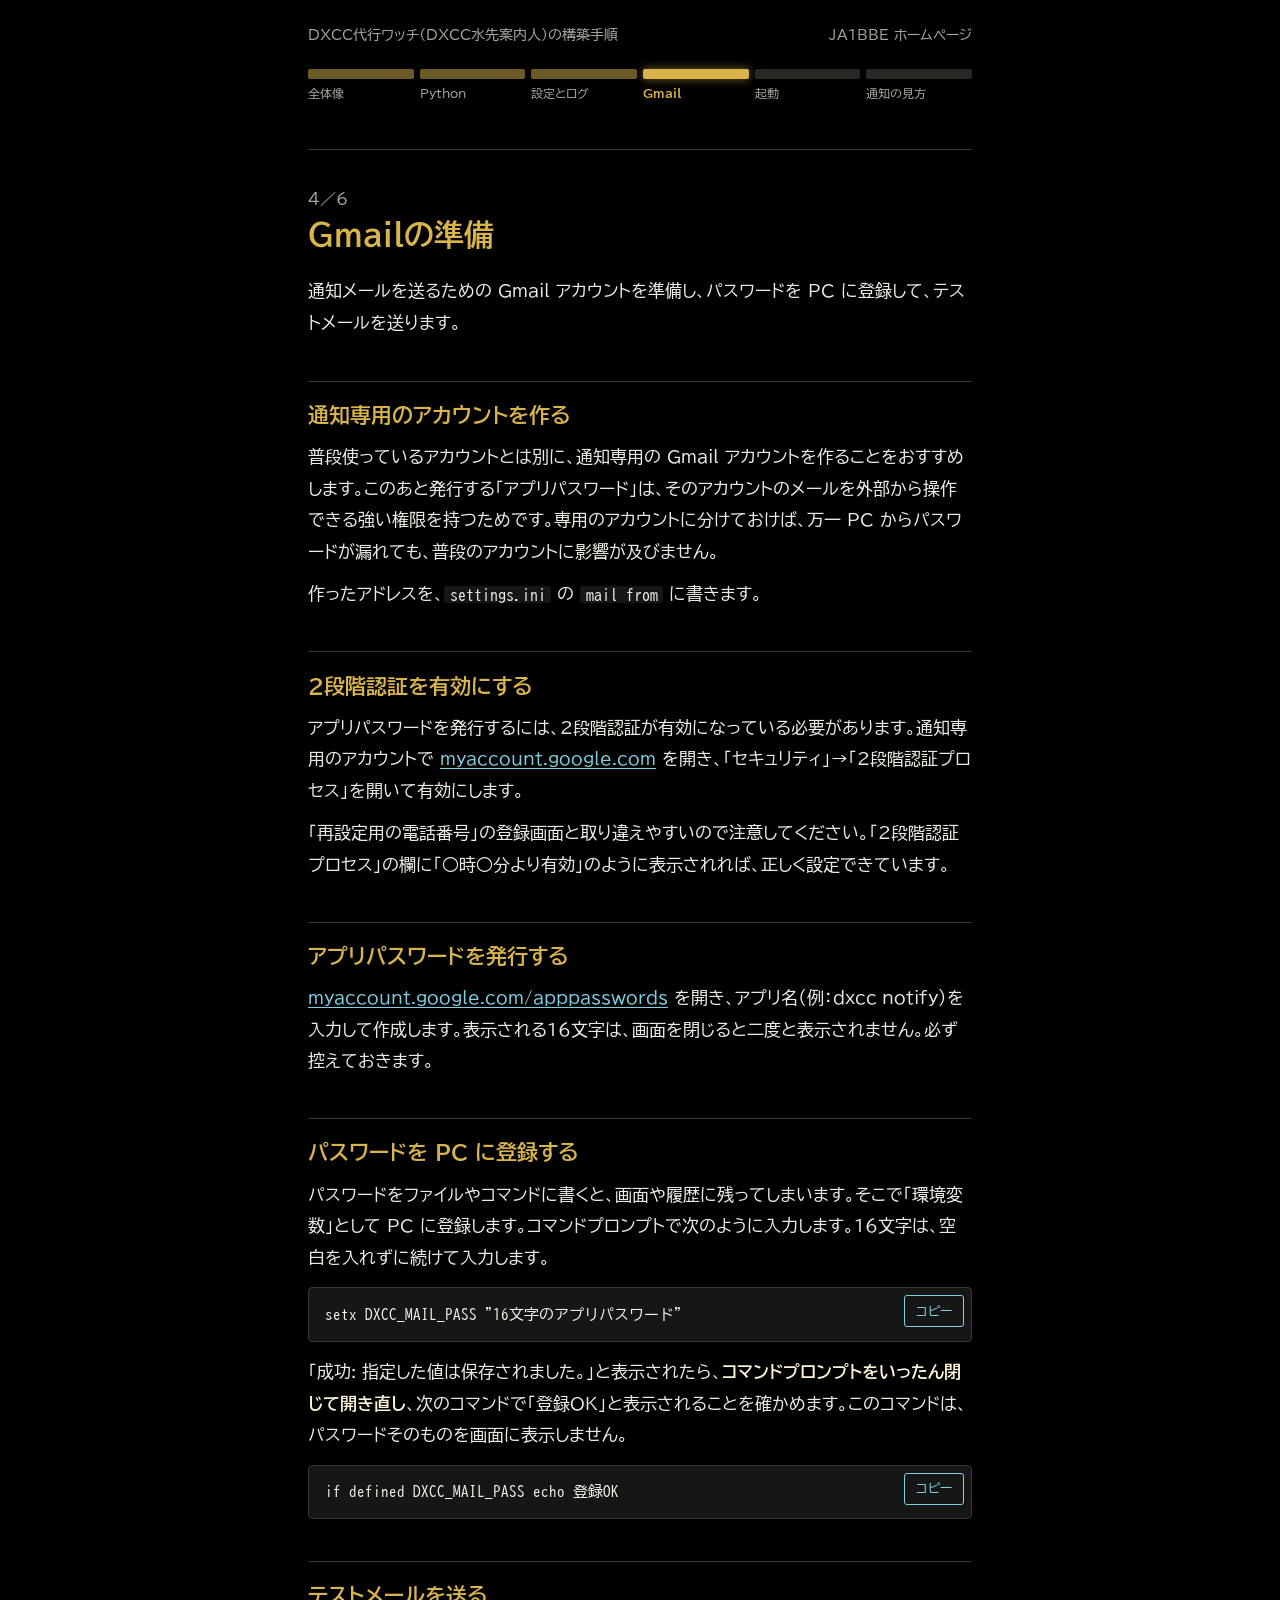
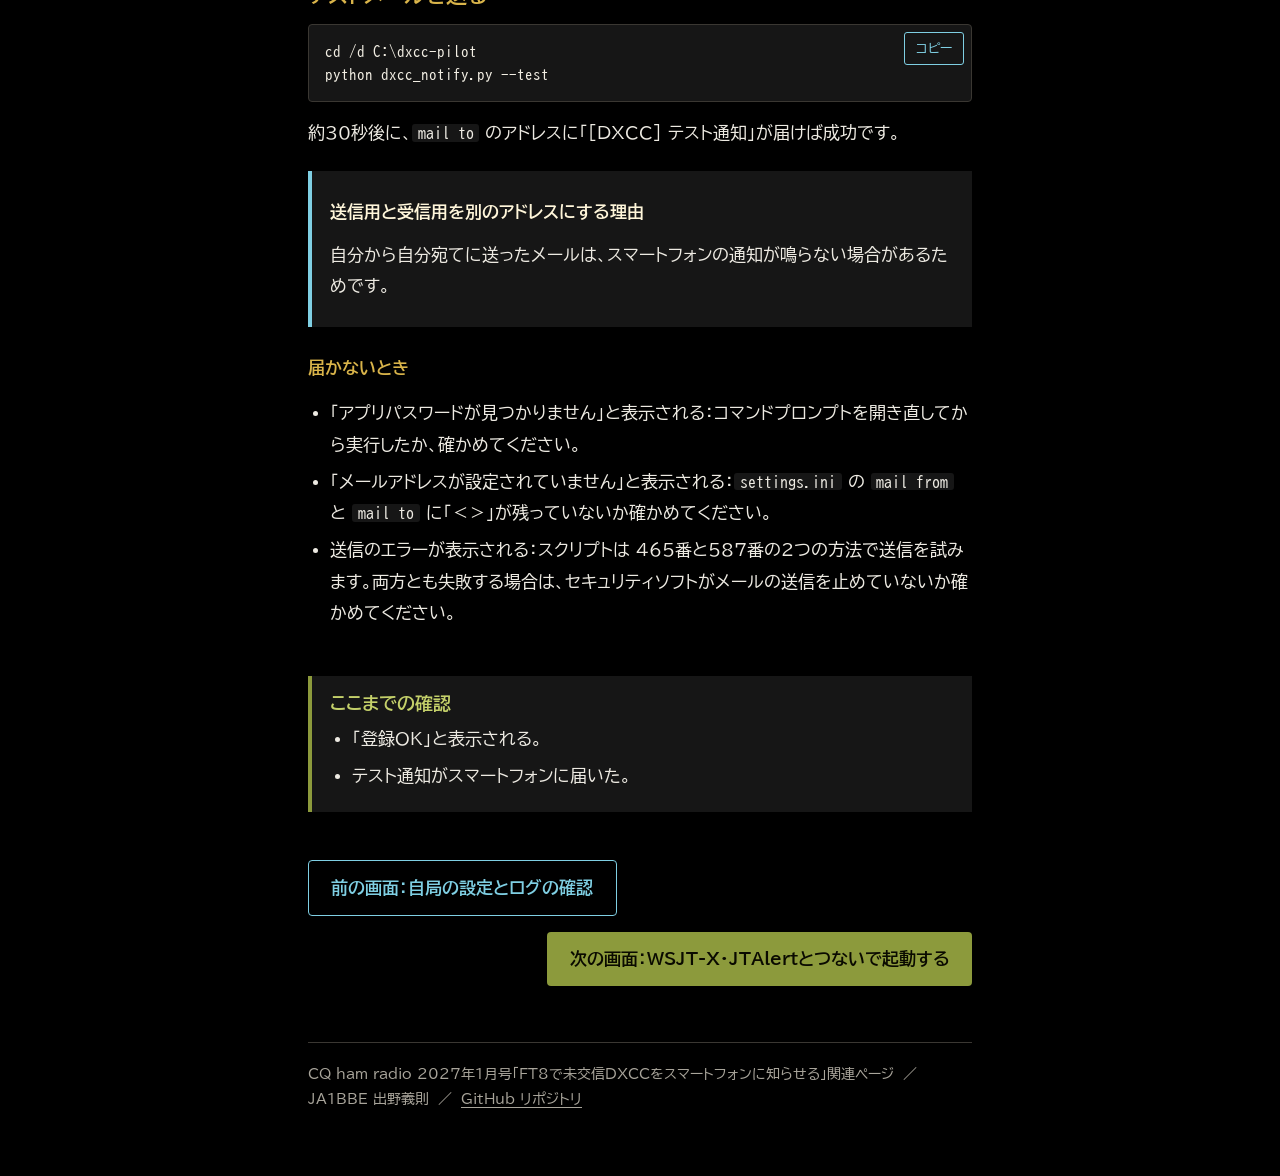
<file: docs/step4.html>
<!DOCTYPE html>
<html lang="ja">
<head>
<meta charset="utf-8">
<meta name="viewport" content="width=device-width, initial-scale=1, viewport-fit=cover">
<title>Gmailの準備（4／6）｜DXCC代行ワッチの構築手順</title>
<link rel="preconnect" href="https://fonts.googleapis.com">
<link rel="preconnect" href="https://fonts.gstatic.com" crossorigin>
<link href="https://fonts.googleapis.com/css2?family=BIZ+UDGothic&family=BIZ+UDPGothic:wght@400;700&display=swap" rel="stylesheet">
<link rel="stylesheet" href="style.css">
</head>
<body>
<div class="wrap">
<header class="top">
<div class="site"><a href="index.html">DXCC代行ワッチ（DXCC水先案内人）の構築手順</a><a href="https://ja1bbe.wixsite.com/mysite">JA1BBE ホームページ</a></div>
<nav aria-label="手順の進み具合"><ol class="meter"><li class="done"><a href="index.html"><span>全体像</span></a></li><li class="done"><a href="step2.html"><span>Python</span></a></li><li class="done"><a href="step3.html"><span>設定とログ</span></a></li><li class="now"><a href="step4.html" aria-current="step"><span>Gmail</span></a></li><li class=""><a href="step5.html"><span>起動</span></a></li><li class=""><a href="step6.html"><span>通知の見方</span></a></li></ol></nav>
</header>
<main>
<p class="step">4／6</p>
<h1>Gmailの準備</h1>

<p class="lead">通知メールを送るための Gmail アカウントを準備し、パスワードを PC に登録して、テストメールを送ります。</p>

<h2>通知専用のアカウントを作る</h2>
<p>普段使っているアカウントとは別に、通知専用の Gmail アカウントを作ることをおすすめします。このあと発行する「アプリパスワード」は、そのアカウントのメールを外部から操作できる強い権限を持つためです。専用のアカウントに分けておけば、万一 PC からパスワードが漏れても、普段のアカウントに影響が及びません。</p>
<p>作ったアドレスを、<code>settings.ini</code> の <code>mail_from</code> に書きます。</p>

<h2>2段階認証を有効にする</h2>
<p>アプリパスワードを発行するには、2段階認証が有効になっている必要があります。通知専用のアカウントで <a href="https://myaccount.google.com/">myaccount.google.com</a> を開き、「セキュリティ」→「2段階認証プロセス」を開いて有効にします。</p>
<p>「再設定用の電話番号」の登録画面と取り違えやすいので注意してください。「2段階認証プロセス」の欄に「○時○分より有効」のように表示されれば、正しく設定できています。</p>

<h2>アプリパスワードを発行する</h2>
<p><a href="https://myaccount.google.com/apppasswords">myaccount.google.com/apppasswords</a> を開き、アプリ名（例：dxcc_notify）を入力して作成します。表示される16文字は、画面を閉じると二度と表示されません。必ず控えておきます。</p>

<h2>パスワードを PC に登録する</h2>
<p>パスワードをファイルやコマンドに書くと、画面や履歴に残ってしまいます。そこで「環境変数」として PC に登録します。コマンドプロンプトで次のように入力します。16文字は、空白を入れずに続けて入力します。</p>
<div class="cmd"><pre>setx DXCC_MAIL_PASS "16文字のアプリパスワード"</pre></div>
<p>「成功: 指定した値は保存されました。」と表示されたら、<strong>コマンドプロンプトをいったん閉じて開き直し</strong>、次のコマンドで「登録OK」と表示されることを確かめます。このコマンドは、パスワードそのものを画面に表示しません。</p>
<div class="cmd"><pre>if defined DXCC_MAIL_PASS echo 登録OK</pre></div>

<h2>テストメールを送る</h2>
<div class="cmd"><pre>cd /d C:\dxcc-pilot
python dxcc_notify.py --test</pre></div>
<p>約30秒後に、<code>mail_to</code> のアドレスに「[DXCC] テスト通知」が届けば成功です。</p>
<div class="note"><p><strong>送信用と受信用を別のアドレスにする理由</strong></p><p>自分から自分宛てに送ったメールは、スマートフォンの通知が鳴らない場合があるためです。</p></div>
<h3>届かないとき</h3>
<ul>
<li>「アプリパスワードが見つかりません」と表示される：コマンドプロンプトを開き直してから実行したか、確かめてください。</li>
<li>「メールアドレスが設定されていません」と表示される：<code>settings.ini</code> の <code>mail_from</code> と <code>mail_to</code> に「＜＞」が残っていないか確かめてください。</li>
<li>送信のエラーが表示される：スクリプトは 465番と587番の2つの方法で送信を試みます。両方とも失敗する場合は、セキュリティソフトがメールの送信を止めていないか確かめてください。</li></ul>

<div class="check"><h2>ここまでの確認</h2><ul>
<li>「登録OK」と表示される。</li>
<li>テスト通知がスマートフォンに届いた。</li></ul></div>

<div class="nav"><a class="btn back" href="step3.html">前の画面：自局の設定とログの確認</a><a class="btn next" href="step5.html">次の画面：WSJT-X・JTAlertとつないで起動する</a></div>
</main>
<footer>CQ ham radio 2027年1月号「FT8で未交信DXCCをスマートフォンに知らせる」関連ページ　／　JA1BBE 出野義則　／　<a href="https://github.com/ja1bbe/dxcc-pilot">GitHub リポジトリ</a></footer>
</div>
<script src="copy.js"></script>
</body>
</html>
</file>
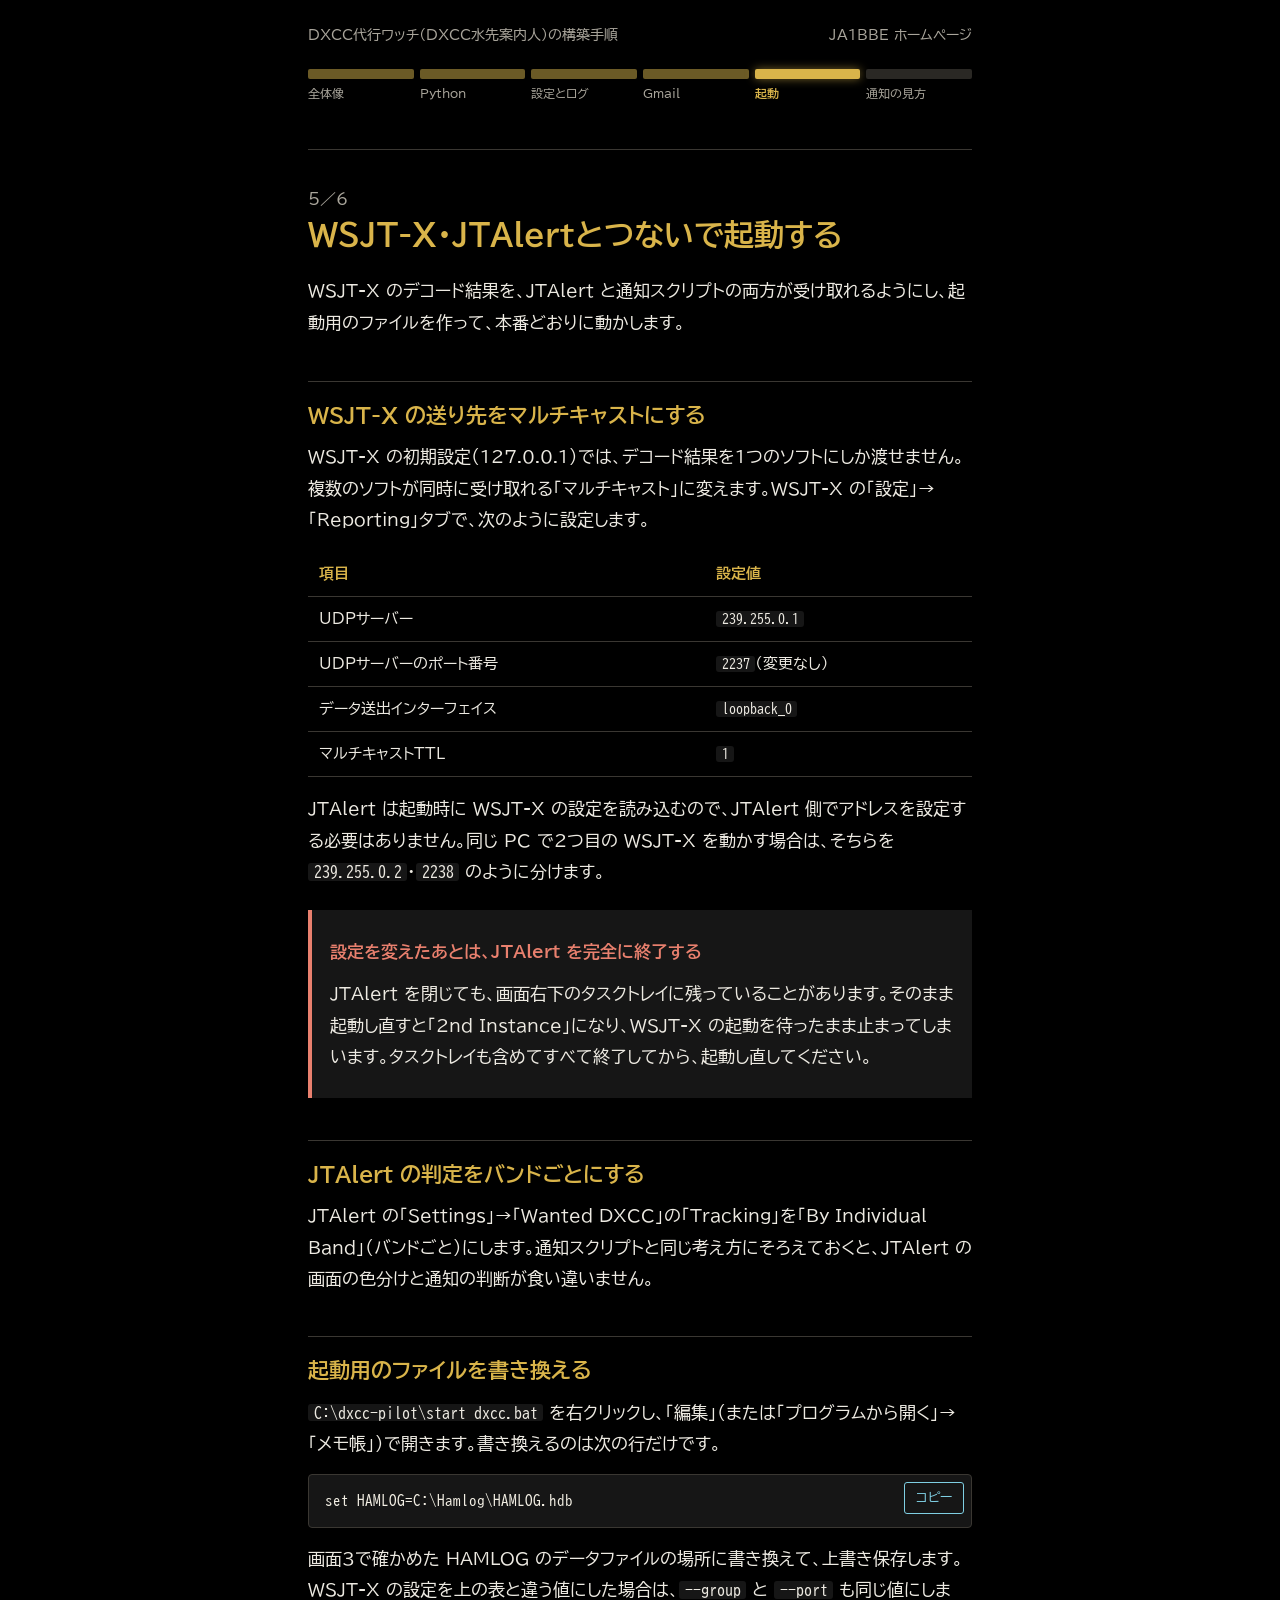
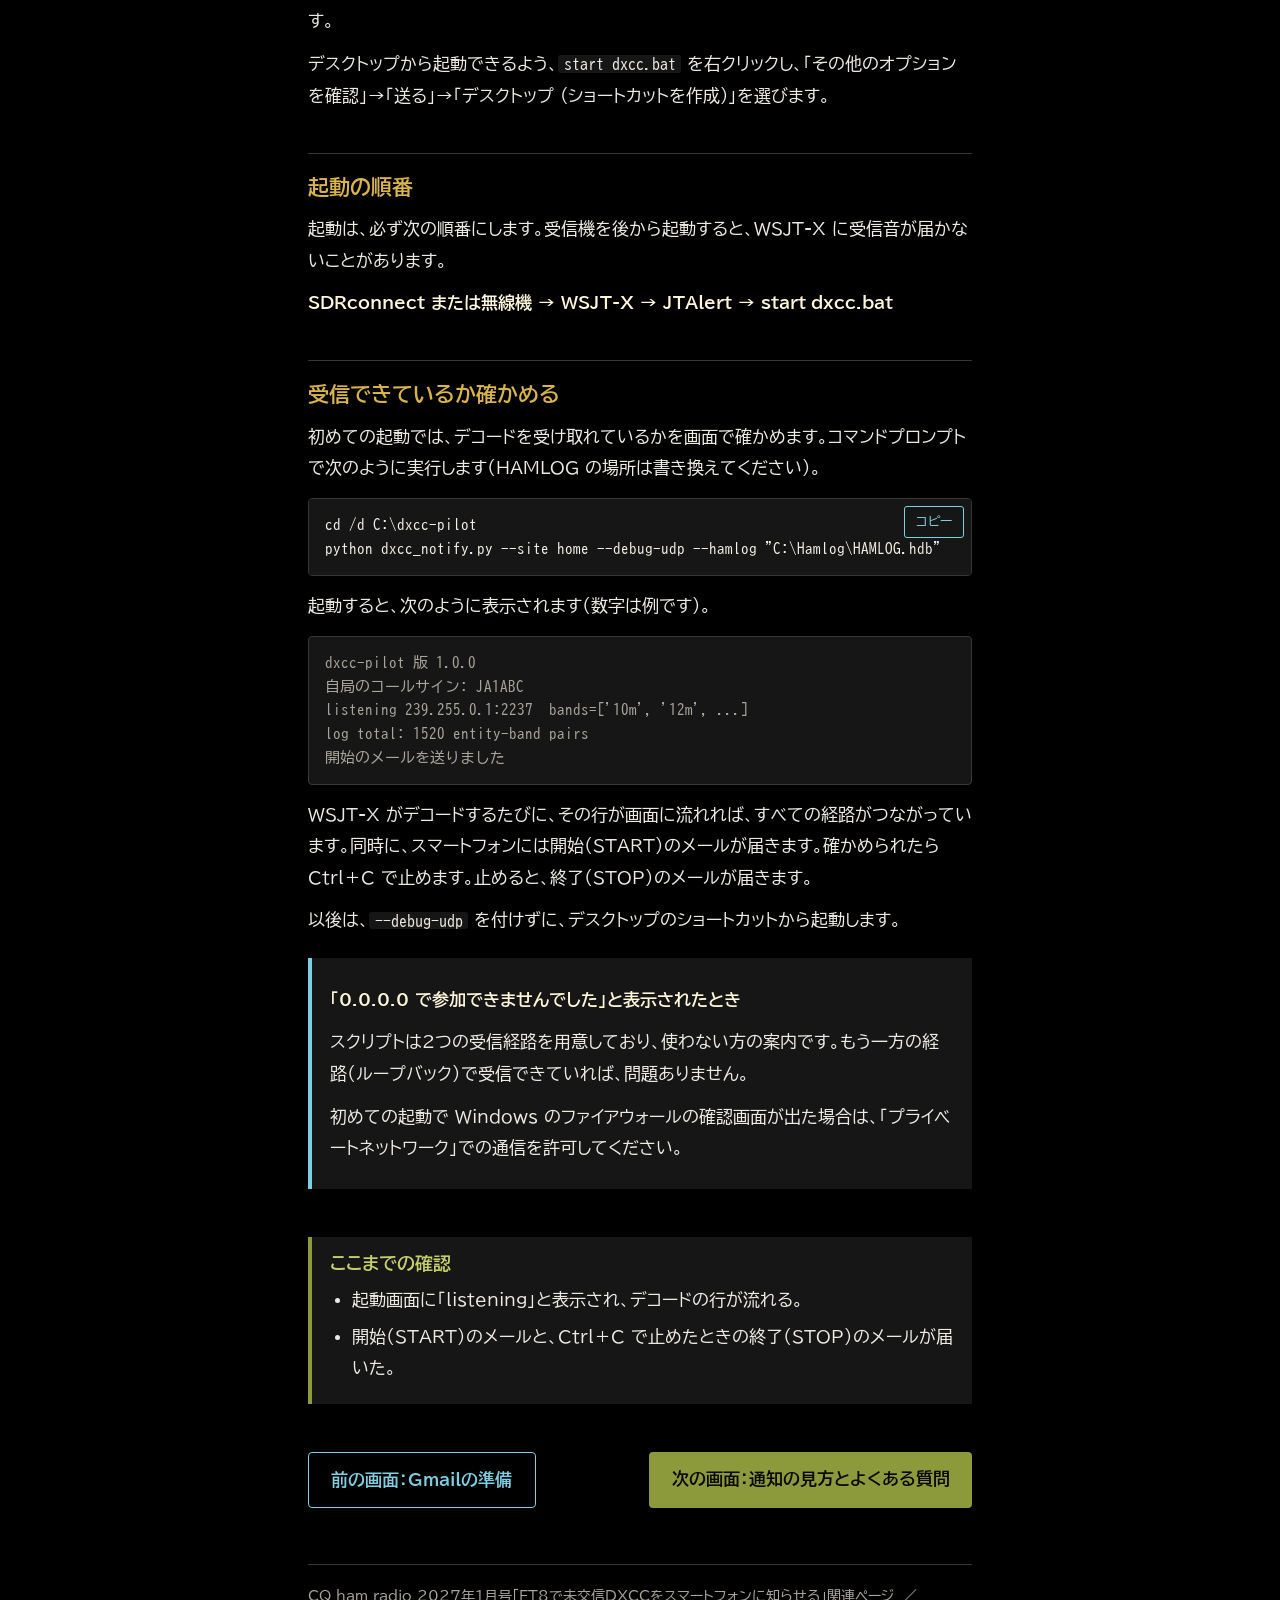
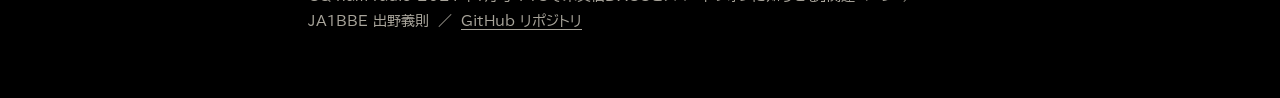
<file: docs/step5.html>
<!DOCTYPE html>
<html lang="ja">
<head>
<meta charset="utf-8">
<meta name="viewport" content="width=device-width, initial-scale=1, viewport-fit=cover">
<title>WSJT-X・JTAlertとつないで起動する（5／6）｜DXCC代行ワッチの構築手順</title>
<link rel="preconnect" href="https://fonts.googleapis.com">
<link rel="preconnect" href="https://fonts.gstatic.com" crossorigin>
<link href="https://fonts.googleapis.com/css2?family=BIZ+UDGothic&family=BIZ+UDPGothic:wght@400;700&display=swap" rel="stylesheet">
<link rel="stylesheet" href="style.css">
</head>
<body>
<div class="wrap">
<header class="top">
<div class="site"><a href="index.html">DXCC代行ワッチ（DXCC水先案内人）の構築手順</a><a href="https://ja1bbe.wixsite.com/mysite">JA1BBE ホームページ</a></div>
<nav aria-label="手順の進み具合"><ol class="meter"><li class="done"><a href="index.html"><span>全体像</span></a></li><li class="done"><a href="step2.html"><span>Python</span></a></li><li class="done"><a href="step3.html"><span>設定とログ</span></a></li><li class="done"><a href="step4.html"><span>Gmail</span></a></li><li class="now"><a href="step5.html" aria-current="step"><span>起動</span></a></li><li class=""><a href="step6.html"><span>通知の見方</span></a></li></ol></nav>
</header>
<main>
<p class="step">5／6</p>
<h1>WSJT-X・JTAlertとつないで起動する</h1>

<p class="lead">WSJT-X のデコード結果を、JTAlert と通知スクリプトの両方が受け取れるようにし、起動用のファイルを作って、本番どおりに動かします。</p>

<h2>WSJT-X の送り先をマルチキャストにする</h2>
<p>WSJT-X の初期設定（127.0.0.1）では、デコード結果を1つのソフトにしか渡せません。複数のソフトが同時に受け取れる「マルチキャスト」に変えます。WSJT-X の「設定」→「Reporting」タブで、次のように設定します。</p>
<div class="tbl"><table>
<tr><th>項目</th><th>設定値</th></tr>
<tr><td>UDPサーバー</td><td><code>239.255.0.1</code></td></tr>
<tr><td>UDPサーバーのポート番号</td><td><code>2237</code>（変更なし）</td></tr>
<tr><td>データ送出インターフェイス</td><td><code>loopback_0</code></td></tr>
<tr><td>マルチキャストTTL</td><td><code>1</code></td></tr>
</table></div>
<p>JTAlert は起動時に WSJT-X の設定を読み込むので、JTAlert 側でアドレスを設定する必要はありません。同じ PC で2つ目の WSJT-X を動かす場合は、そちらを <code>239.255.0.2</code>・<code>2238</code> のように分けます。</p>
<div class="warn"><p><strong>設定を変えたあとは、JTAlert を完全に終了する</strong></p><p>JTAlert を閉じても、画面右下のタスクトレイに残っていることがあります。そのまま起動し直すと「2nd Instance」になり、WSJT-X の起動を待ったまま止まってしまいます。タスクトレイも含めてすべて終了してから、起動し直してください。</p></div>

<h2>JTAlert の判定をバンドごとにする</h2>
<p>JTAlert の「Settings」→「Wanted DXCC」の「Tracking」を「By Individual Band」（バンドごと）にします。通知スクリプトと同じ考え方にそろえておくと、JTAlert の画面の色分けと通知の判断が食い違いません。</p>

<h2>起動用のファイルを書き換える</h2>
<p><code>C:\dxcc-pilot\start_dxcc.bat</code> を右クリックし、「編集」（または「プログラムから開く」→「メモ帳」）で開きます。書き換えるのは次の行だけです。</p>
<div class="cmd"><pre>set HAMLOG=C:\Hamlog\HAMLOG.hdb</pre></div>
<p>画面3で確かめた HAMLOG のデータファイルの場所に書き換えて、上書き保存します。WSJT-X の設定を上の表と違う値にした場合は、<code>--group</code> と <code>--port</code> も同じ値にします。</p>
<p>デスクトップから起動できるよう、<code>start_dxcc.bat</code> を右クリックし、「その他のオプションを確認」→「送る」→「デスクトップ (ショートカットを作成)」を選びます。</p>

<h2>起動の順番</h2>
<p>起動は、必ず次の順番にします。受信機を後から起動すると、WSJT-X に受信音が届かないことがあります。</p>
<p><strong>SDRconnect または無線機 → WSJT-X → JTAlert → start_dxcc.bat</strong></p>

<h2>受信できているか確かめる</h2>
<p>初めての起動では、デコードを受け取れているかを画面で確かめます。コマンドプロンプトで次のように実行します（HAMLOG の場所は書き換えてください）。</p>
<div class="cmd"><pre>cd /d C:\dxcc-pilot
python dxcc_notify.py --site home --debug-udp --hamlog "C:\Hamlog\HAMLOG.hdb"</pre></div>
<p>起動すると、次のように表示されます（数字は例です）。</p>
<div class="cmd out"><pre>dxcc-pilot 版 1.0.0
自局のコールサイン: JA1ABC
listening 239.255.0.1:2237  bands=['10m', '12m', ...]
log total: 1520 entity-band pairs
開始のメールを送りました</pre></div>
<p>WSJT-X がデコードするたびに、その行が画面に流れれば、すべての経路がつながっています。同時に、スマートフォンには開始（START）のメールが届きます。確かめられたら Ctrl＋C で止めます。止めると、終了（STOP）のメールが届きます。</p>
<p>以後は、<code>--debug-udp</code> を付けずに、デスクトップのショートカットから起動します。</p>
<div class="note"><p><strong>「0.0.0.0 で参加できませんでした」と表示されたとき</strong></p><p>スクリプトは2つの受信経路を用意しており、使わない方の案内です。もう一方の経路（ループバック）で受信できていれば、問題ありません。</p>
<p>初めての起動で Windows のファイアウォールの確認画面が出た場合は、「プライベートネットワーク」での通信を許可してください。</p></div>

<div class="check"><h2>ここまでの確認</h2><ul>
<li>起動画面に「listening」と表示され、デコードの行が流れる。</li>
<li>開始（START）のメールと、Ctrl＋C で止めたときの終了（STOP）のメールが届いた。</li></ul></div>

<div class="nav"><a class="btn back" href="step4.html">前の画面：Gmailの準備</a><a class="btn next" href="step6.html">次の画面：通知の見方とよくある質問</a></div>
</main>
<footer>CQ ham radio 2027年1月号「FT8で未交信DXCCをスマートフォンに知らせる」関連ページ　／　JA1BBE 出野義則　／　<a href="https://github.com/ja1bbe/dxcc-pilot">GitHub リポジトリ</a></footer>
</div>
<script src="copy.js"></script>
</body>
</html>
</file>
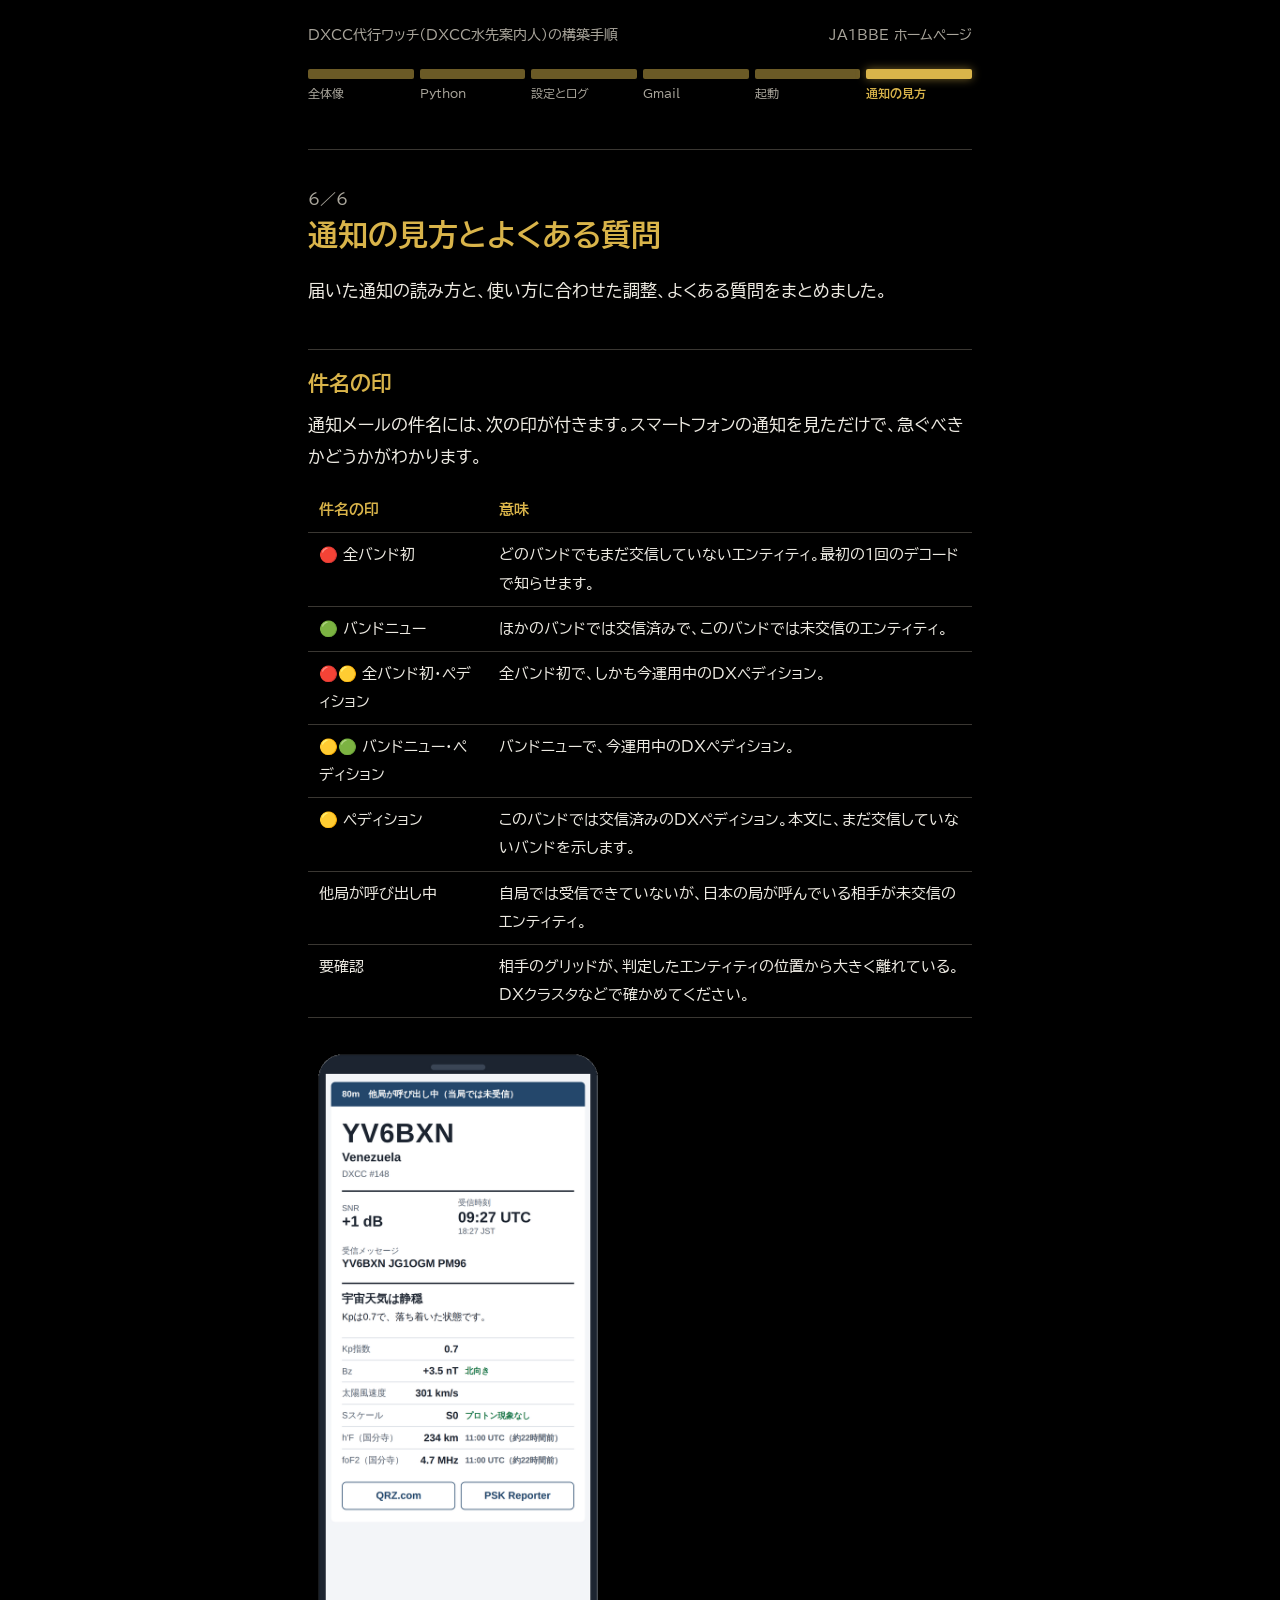
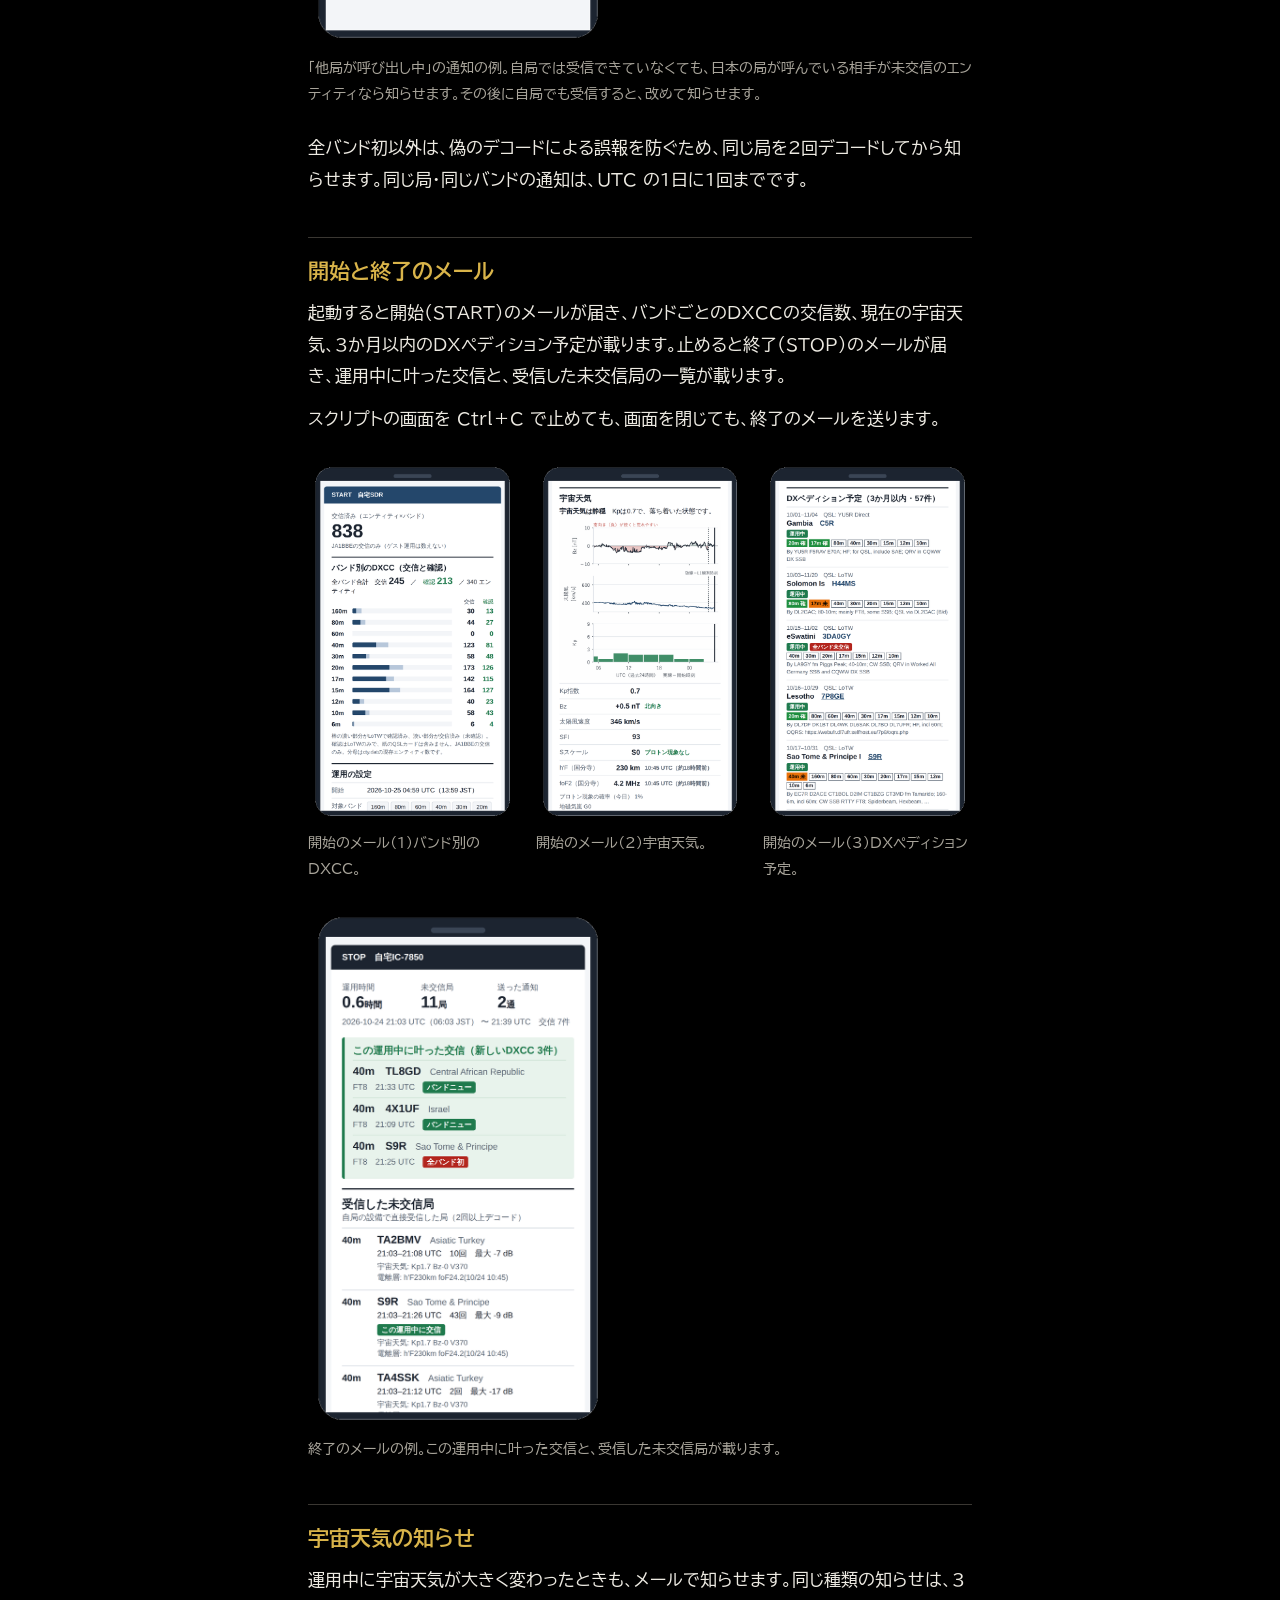
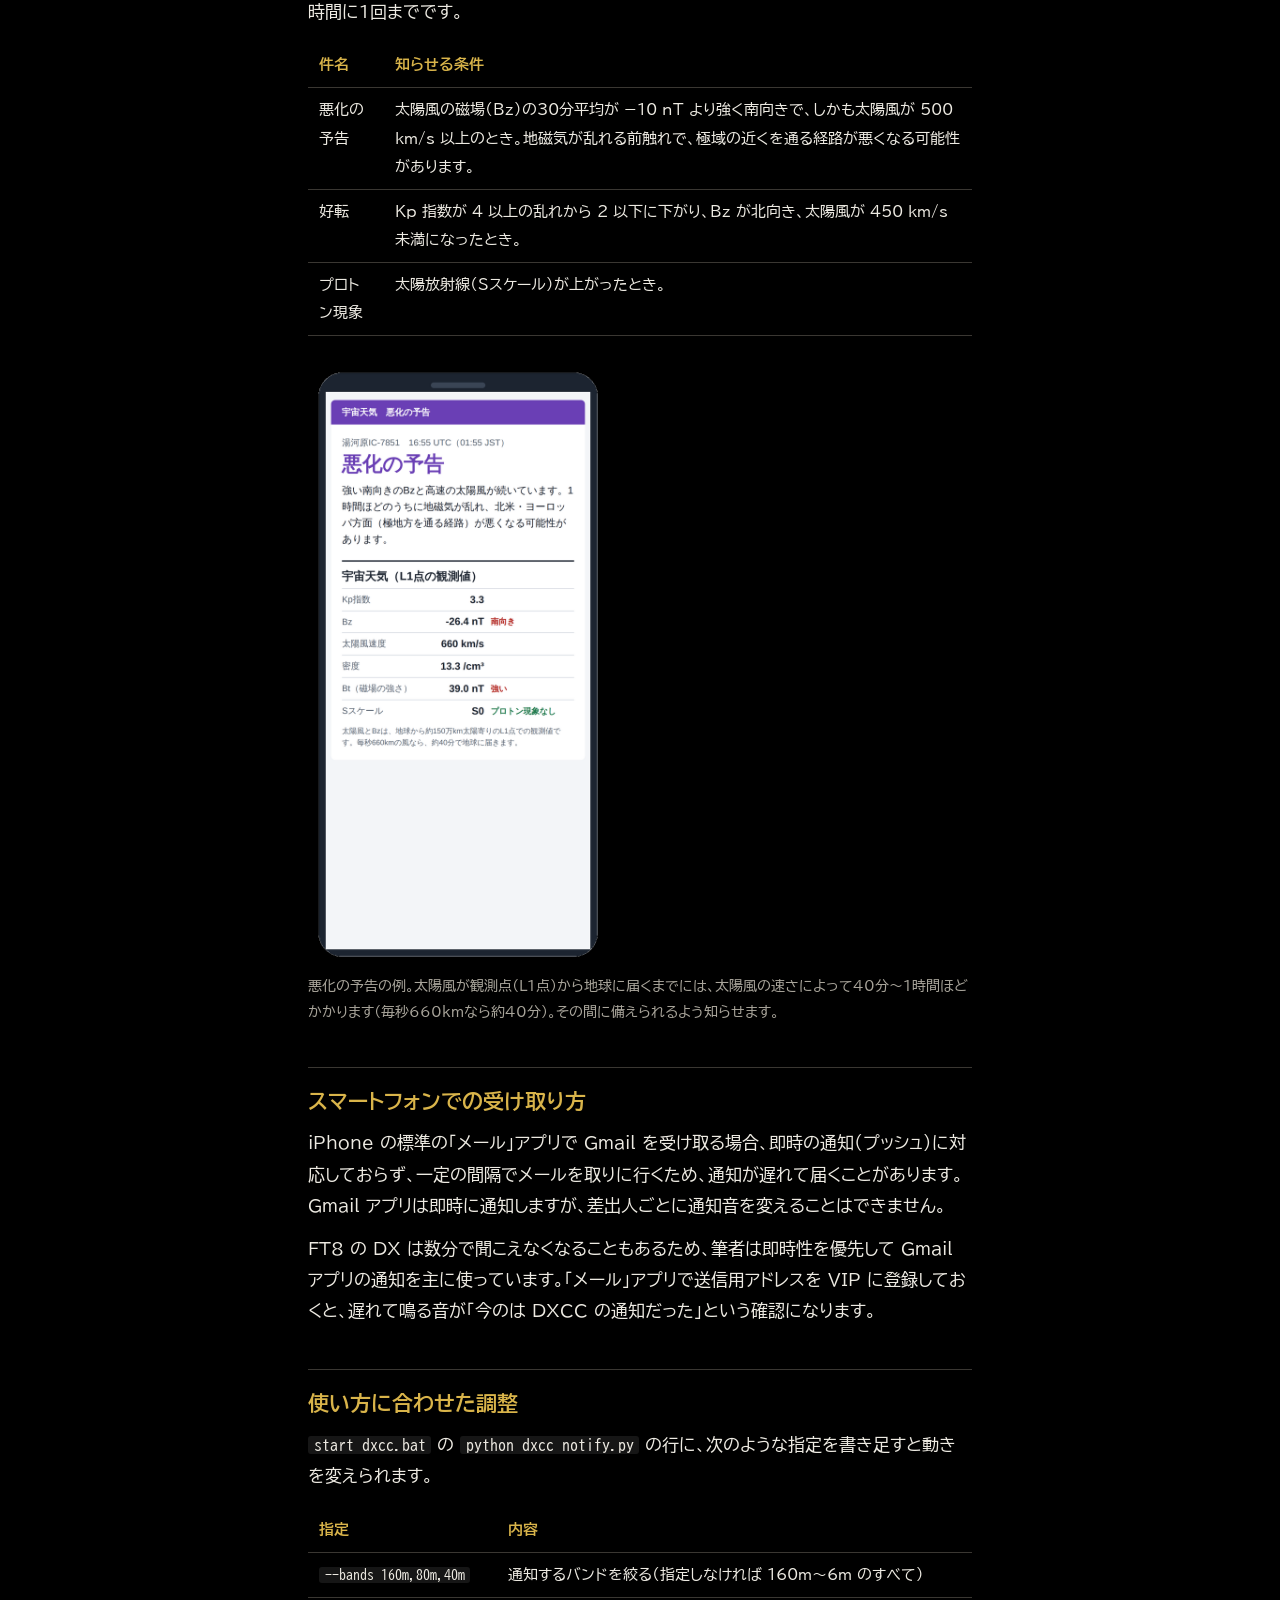
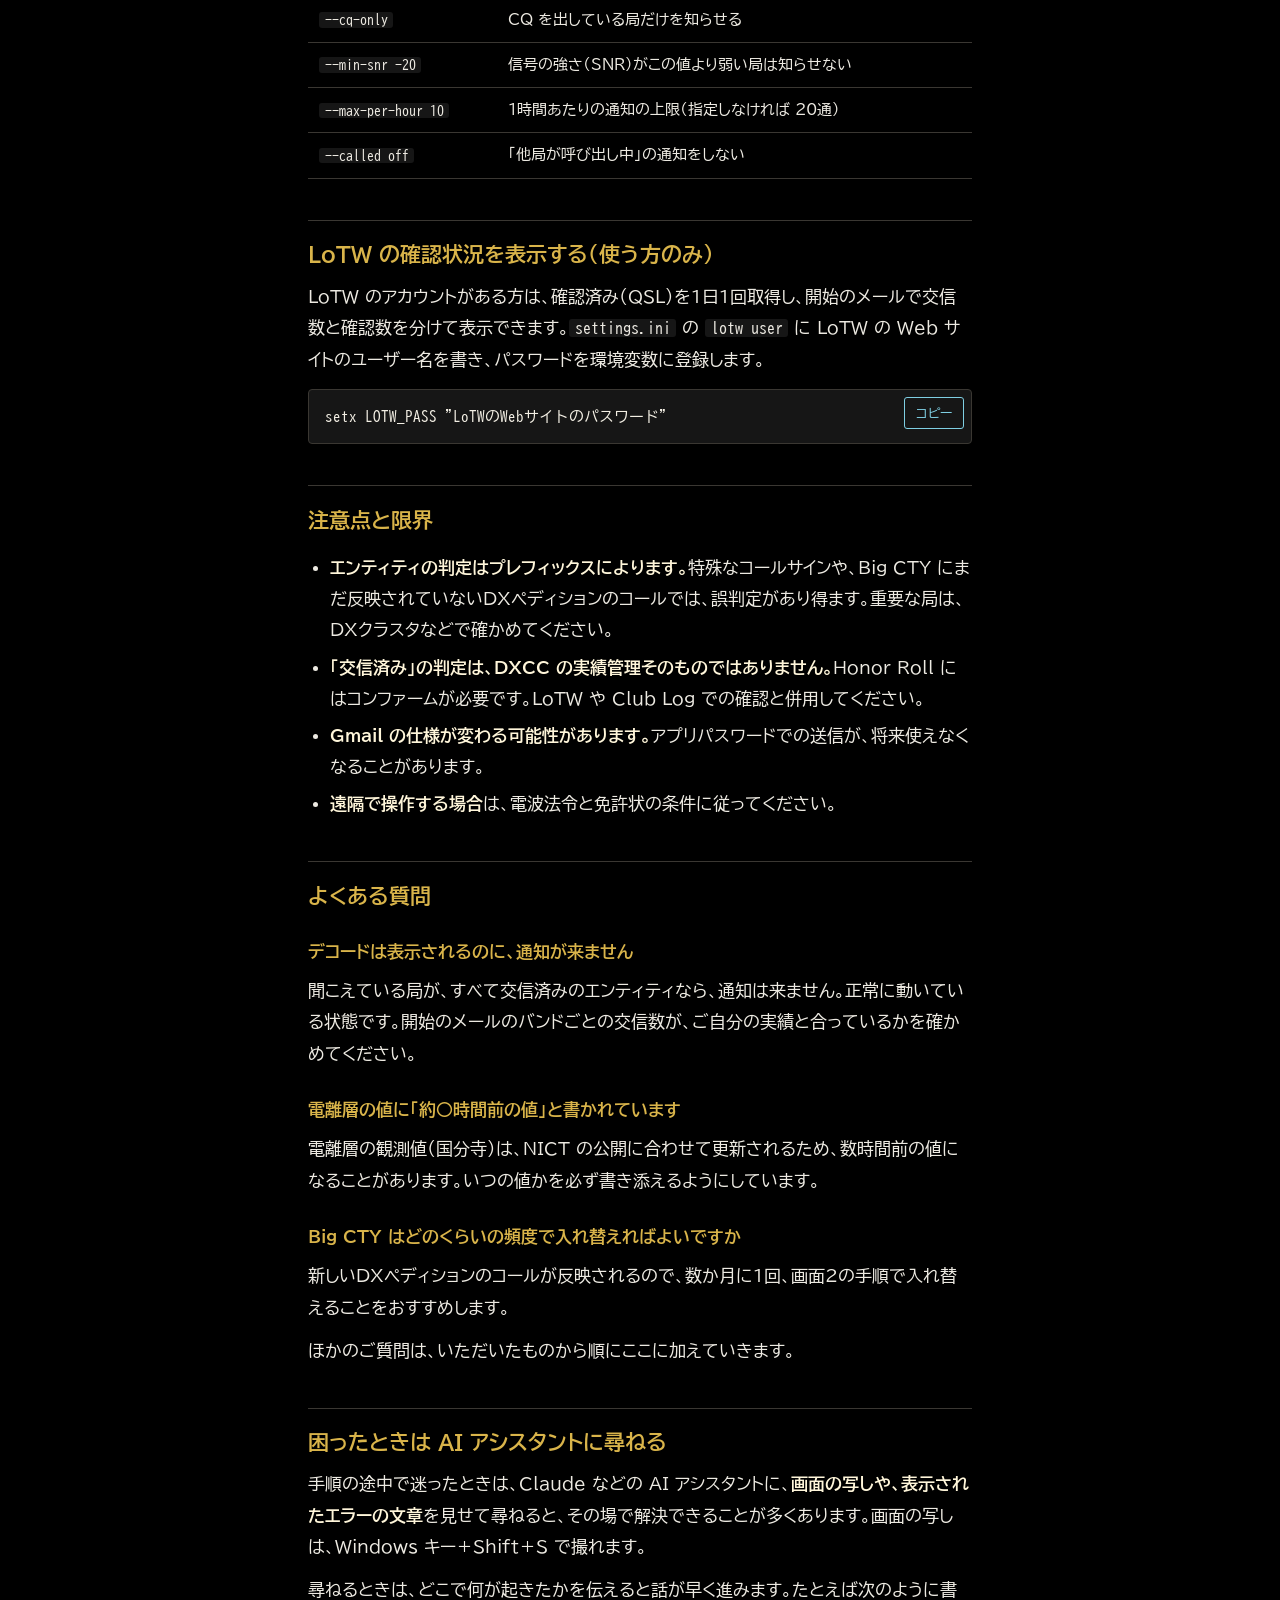
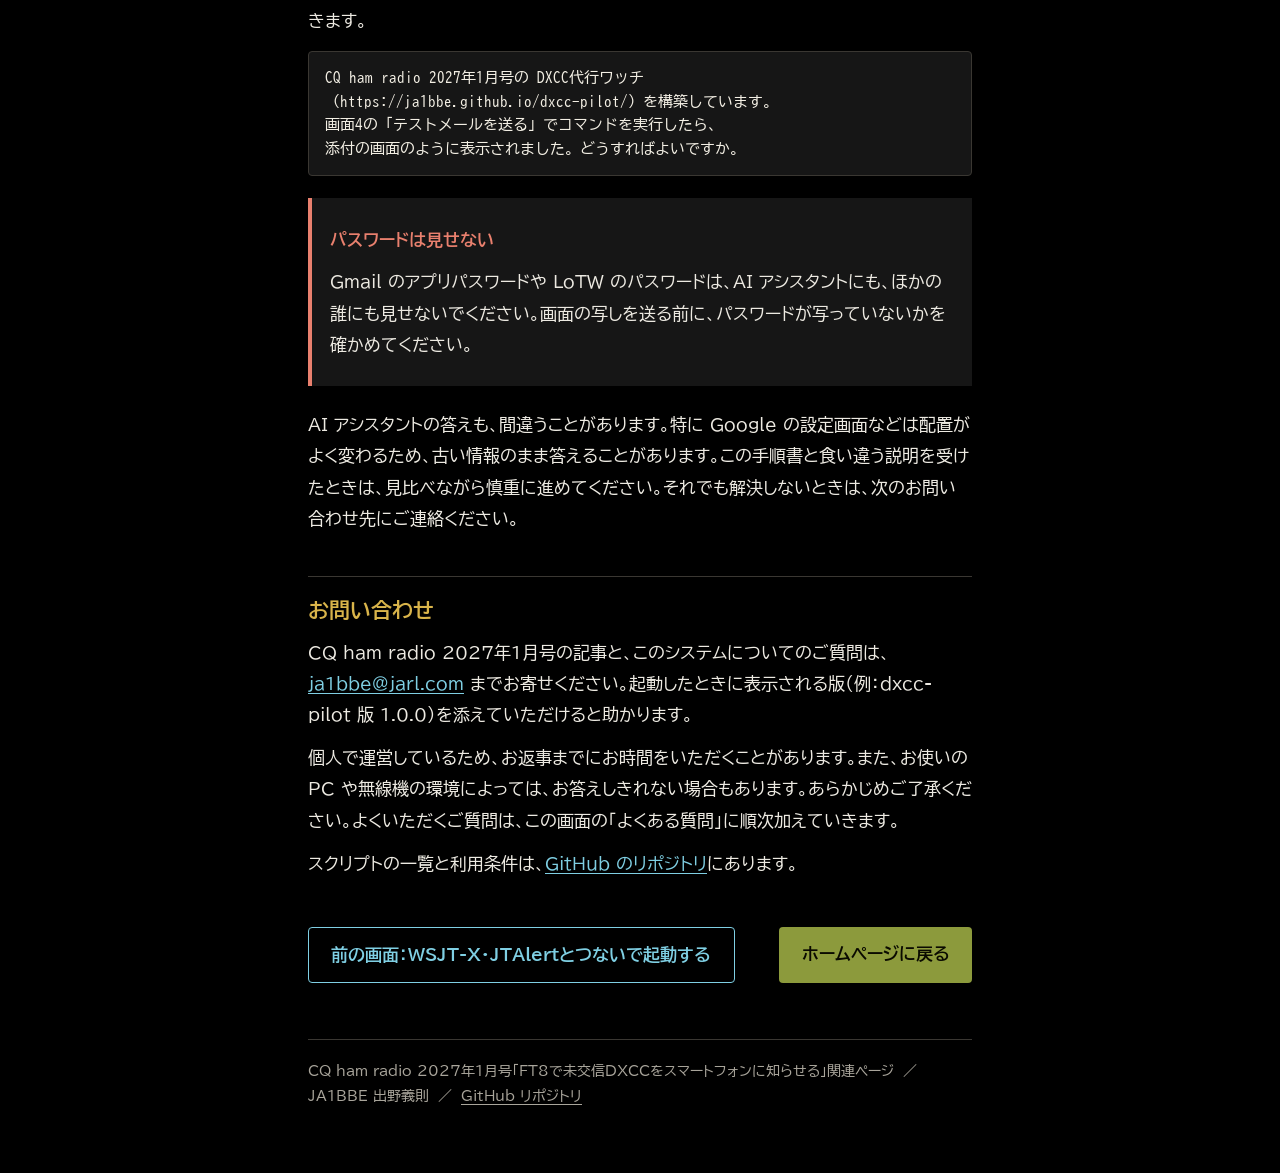
<file: docs/step6.html>
<!DOCTYPE html>
<html lang="ja">
<head>
<meta charset="utf-8">
<meta name="viewport" content="width=device-width, initial-scale=1, viewport-fit=cover">
<title>通知の見方とよくある質問（6／6）｜DXCC代行ワッチの構築手順</title>
<link rel="preconnect" href="https://fonts.googleapis.com">
<link rel="preconnect" href="https://fonts.gstatic.com" crossorigin>
<link href="https://fonts.googleapis.com/css2?family=BIZ+UDGothic&family=BIZ+UDPGothic:wght@400;700&display=swap" rel="stylesheet">
<link rel="stylesheet" href="style.css">
</head>
<body>
<div class="wrap">
<header class="top">
<div class="site"><a href="index.html">DXCC代行ワッチ（DXCC水先案内人）の構築手順</a><a href="https://ja1bbe.wixsite.com/mysite">JA1BBE ホームページ</a></div>
<nav aria-label="手順の進み具合"><ol class="meter"><li class="done"><a href="index.html"><span>全体像</span></a></li><li class="done"><a href="step2.html"><span>Python</span></a></li><li class="done"><a href="step3.html"><span>設定とログ</span></a></li><li class="done"><a href="step4.html"><span>Gmail</span></a></li><li class="done"><a href="step5.html"><span>起動</span></a></li><li class="now"><a href="step6.html" aria-current="step"><span>通知の見方</span></a></li></ol></nav>
</header>
<main>
<p class="step">6／6</p>
<h1>通知の見方とよくある質問</h1>

<p class="lead">届いた通知の読み方と、使い方に合わせた調整、よくある質問をまとめました。</p>

<h2>件名の印</h2>
<p>通知メールの件名には、次の印が付きます。スマートフォンの通知を見ただけで、急ぐべきかどうかがわかります。</p>
<div class="tbl"><table>
<tr><th>件名の印</th><th>意味</th></tr>
<tr><td>🔴 全バンド初</td><td>どのバンドでもまだ交信していないエンティティ。最初の1回のデコードで知らせます。</td></tr>
<tr><td>🟢 バンドニュー</td><td>ほかのバンドでは交信済みで、このバンドでは未交信のエンティティ。</td></tr>
<tr><td>🔴🟡 全バンド初・ペディション</td><td>全バンド初で、しかも今運用中のDXペディション。</td></tr>
<tr><td>🟡🟢 バンドニュー・ペディション</td><td>バンドニューで、今運用中のDXペディション。</td></tr>
<tr><td>🟡 ペディション</td><td>このバンドでは交信済みのDXペディション。本文に、まだ交信していないバンドを示します。</td></tr>
<tr><td>他局が呼び出し中</td><td>自局では受信できていないが、日本の局が呼んでいる相手が未交信のエンティティ。</td></tr>
<tr><td>要確認</td><td>相手のグリッドが、判定したエンティティの位置から大きく離れている。DXクラスタなどで確かめてください。</td></tr>
</table></div>
<figure class="shot"><img src="img/notify-called.png" alt="他局が呼び出し中の通知の例。日本の局が呼んでいるベネズエラのYV6BXNを知らせている。" width="640" loading="lazy"><figcaption>「他局が呼び出し中」の通知の例。自局では受信できていなくても、日本の局が呼んでいる相手が未交信のエンティティなら知らせます。その後に自局でも受信すると、改めて知らせます。</figcaption></figure>
<p>全バンド初以外は、偽のデコードによる誤報を防ぐため、同じ局を2回デコードしてから知らせます。同じ局・同じバンドの通知は、UTC の1日に1回までです。</p>

<h2>開始と終了のメール</h2>
<p>起動すると開始（START）のメールが届き、バンドごとのDXCCの交信数、現在の宇宙天気、3か月以内のDXペディション予定が載ります。止めると終了（STOP）のメールが届き、運用中に叶った交信と、受信した未交信局の一覧が載ります。</p>
<p>スクリプトの画面を Ctrl＋C で止めても、画面を閉じても、終了のメールを送ります。</p>
<div class="shots">
<figure class="shot"><img src="img/start-1.png" alt="開始のメールの1画面目。交信済みのエンティティとバンドの組み合わせの数と、バンド別のDXCCの交信数と確認数の棒グラフ。" width="640" loading="lazy"><figcaption>開始のメール（1）バンド別のDXCC。</figcaption></figure>
<figure class="shot"><img src="img/start-2.png" alt="開始のメールの2画面目。過去24時間のBz、太陽風速度、Kp指数のグラフと、現在の宇宙天気の値。" width="640" loading="lazy"><figcaption>開始のメール（2）宇宙天気。</figcaption></figure>
<figure class="shot"><img src="img/start-3.png" alt="開始のメールの3画面目。3か月以内のDXペディション予定と、バンドごとの交信済み・未交信の表示。" width="640" loading="lazy"><figcaption>開始のメール（3）DXペディション予定。</figcaption></figure>
</div>
<figure class="shot"><img src="img/stop.png" alt="終了のメールの例。運用時間、未交信局の数、この運用中に叶った交信、受信した未交信局の一覧。" width="640" loading="lazy"><figcaption>終了のメールの例。この運用中に叶った交信と、受信した未交信局が載ります。</figcaption></figure>

<h2>宇宙天気の知らせ</h2>
<p>運用中に宇宙天気が大きく変わったときも、メールで知らせます。同じ種類の知らせは、3時間に1回までです。</p>
<div class="tbl"><table>
<tr><th>件名</th><th>知らせる条件</th></tr>
<tr><td>悪化の予告</td><td>太陽風の磁場（Bz）の30分平均が −10 nT より強く南向きで、しかも太陽風が 500 km/s 以上のとき。地磁気が乱れる前触れで、極域の近くを通る経路が悪くなる可能性があります。</td></tr>
<tr><td>好転</td><td>Kp 指数が 4 以上の乱れから 2 以下に下がり、Bz が北向き、太陽風が 450 km/s 未満になったとき。</td></tr>
<tr><td>プロトン現象</td><td>太陽放射線（Sスケール）が上がったとき。</td></tr>
</table></div>
<figure class="shot"><img src="img/alert-worse.png" alt="宇宙天気の悪化の予告の例。強い南向きのBzと高速の太陽風が続いていることを知らせ、L1点の観測値を示している。" width="640" loading="lazy"><figcaption>悪化の予告の例。太陽風が観測点（L1点）から地球に届くまでには、太陽風の速さによって40分〜1時間ほどかかります（毎秒660kmなら約40分）。その間に備えられるよう知らせます。</figcaption></figure>

<h2>スマートフォンでの受け取り方</h2>
<p>iPhone の標準の「メール」アプリで Gmail を受け取る場合、即時の通知（プッシュ）に対応しておらず、一定の間隔でメールを取りに行くため、通知が遅れて届くことがあります。Gmail アプリは即時に通知しますが、差出人ごとに通知音を変えることはできません。</p>
<p>FT8 の DX は数分で聞こえなくなることもあるため、筆者は即時性を優先して Gmail アプリの通知を主に使っています。「メール」アプリで送信用アドレスを VIP に登録しておくと、遅れて鳴る音が「今のは DXCC の通知だった」という確認になります。</p>

<h2>使い方に合わせた調整</h2>
<p><code>start_dxcc.bat</code> の <code>python dxcc_notify.py</code> の行に、次のような指定を書き足すと動きを変えられます。</p>
<div class="tbl"><table>
<tr><th>指定</th><th>内容</th></tr>
<tr><td><code>--bands 160m,80m,40m</code></td><td>通知するバンドを絞る（指定しなければ 160m〜6m のすべて）</td></tr>
<tr><td><code>--cq-only</code></td><td>CQ を出している局だけを知らせる</td></tr>
<tr><td><code>--min-snr -20</code></td><td>信号の強さ（SNR）がこの値より弱い局は知らせない</td></tr>
<tr><td><code>--max-per-hour 10</code></td><td>1時間あたりの通知の上限（指定しなければ 20通）</td></tr>
<tr><td><code>--called off</code></td><td>「他局が呼び出し中」の通知をしない</td></tr>
</table></div>

<h2>LoTW の確認状況を表示する（使う方のみ）</h2>
<p>LoTW のアカウントがある方は、確認済み（QSL）を1日1回取得し、開始のメールで交信数と確認数を分けて表示できます。<code>settings.ini</code> の <code>lotw_user</code> に LoTW の Web サイトのユーザー名を書き、パスワードを環境変数に登録します。</p>
<div class="cmd"><pre>setx LOTW_PASS "LoTWのWebサイトのパスワード"</pre></div>

<h2>注意点と限界</h2>
<ul>
<li><strong>エンティティの判定はプレフィックスによります。</strong>特殊なコールサインや、Big CTY にまだ反映されていないDXペディションのコールでは、誤判定があり得ます。重要な局は、DXクラスタなどで確かめてください。</li>
<li><strong>「交信済み」の判定は、DXCC の実績管理そのものではありません。</strong>Honor Roll にはコンファームが必要です。LoTW や Club Log での確認と併用してください。</li>
<li><strong>Gmail の仕様が変わる可能性があります。</strong>アプリパスワードでの送信が、将来使えなくなることがあります。</li>
<li><strong>遠隔で操作する場合</strong>は、電波法令と免許状の条件に従ってください。</li></ul>

<h2>よくある質問</h2>
<h3>デコードは表示されるのに、通知が来ません</h3>
<p>聞こえている局が、すべて交信済みのエンティティなら、通知は来ません。正常に動いている状態です。開始のメールのバンドごとの交信数が、ご自分の実績と合っているかを確かめてください。</p>
<h3>電離層の値に「約○時間前の値」と書かれています</h3>
<p>電離層の観測値（国分寺）は、NICT の公開に合わせて更新されるため、数時間前の値になることがあります。いつの値かを必ず書き添えるようにしています。</p>
<h3>Big CTY はどのくらいの頻度で入れ替えればよいですか</h3>
<p>新しいDXペディションのコールが反映されるので、数か月に1回、画面2の手順で入れ替えることをおすすめします。</p>
<p>ほかのご質問は、いただいたものから順にここに加えていきます。</p>

<h2>困ったときは AI アシスタントに尋ねる</h2>
<p>手順の途中で迷ったときは、Claude などの AI アシスタントに、<strong>画面の写しや、表示されたエラーの文章</strong>を見せて尋ねると、その場で解決できることが多くあります。画面の写しは、Windows キー＋Shift＋S で撮れます。</p>
<p>尋ねるときは、どこで何が起きたかを伝えると話が早く進みます。たとえば次のように書きます。</p>
<div class="cmd tree"><pre>CQ ham radio 2027年1月号の DXCC代行ワッチ
（https://ja1bbe.github.io/dxcc-pilot/）を構築しています。
画面4の「テストメールを送る」でコマンドを実行したら、
添付の画面のように表示されました。どうすればよいですか。</pre></div>
<div class="warn"><p><strong>パスワードは見せない</strong></p><p>Gmail のアプリパスワードや LoTW のパスワードは、AI アシスタントにも、ほかの誰にも見せないでください。画面の写しを送る前に、パスワードが写っていないかを確かめてください。</p></div>
<p>AI アシスタントの答えも、間違うことがあります。特に Google の設定画面などは配置がよく変わるため、古い情報のまま答えることがあります。この手順書と食い違う説明を受けたときは、見比べながら慎重に進めてください。それでも解決しないときは、次のお問い合わせ先にご連絡ください。</p>

<h2>お問い合わせ</h2>
<p>CQ ham radio 2027年1月号の記事と、このシステムについてのご質問は、<a href="mailto:ja1bbe@jarl.com">ja1bbe@jarl.com</a> までお寄せください。起動したときに表示される版（例：dxcc-pilot 版 1.0.0）を添えていただけると助かります。</p>
<p>個人で運営しているため、お返事までにお時間をいただくことがあります。また、お使いの PC や無線機の環境によっては、お答えしきれない場合もあります。あらかじめご了承ください。よくいただくご質問は、この画面の「よくある質問」に順次加えていきます。</p>
<p>スクリプトの一覧と利用条件は、<a href="https://github.com/ja1bbe/dxcc-pilot">GitHub のリポジトリ</a>にあります。</p>

<div class="nav"><a class="btn back" href="step5.html">前の画面：WSJT-X・JTAlertとつないで起動する</a><a class="btn next" href="https://ja1bbe.wixsite.com/mysite">ホームページに戻る</a></div>
</main>
<footer>CQ ham radio 2027年1月号「FT8で未交信DXCCをスマートフォンに知らせる」関連ページ　／　JA1BBE 出野義則　／　<a href="https://github.com/ja1bbe/dxcc-pilot">GitHub リポジトリ</a></footer>
</div>
<script src="copy.js"></script>
</body>
</html>
</file>
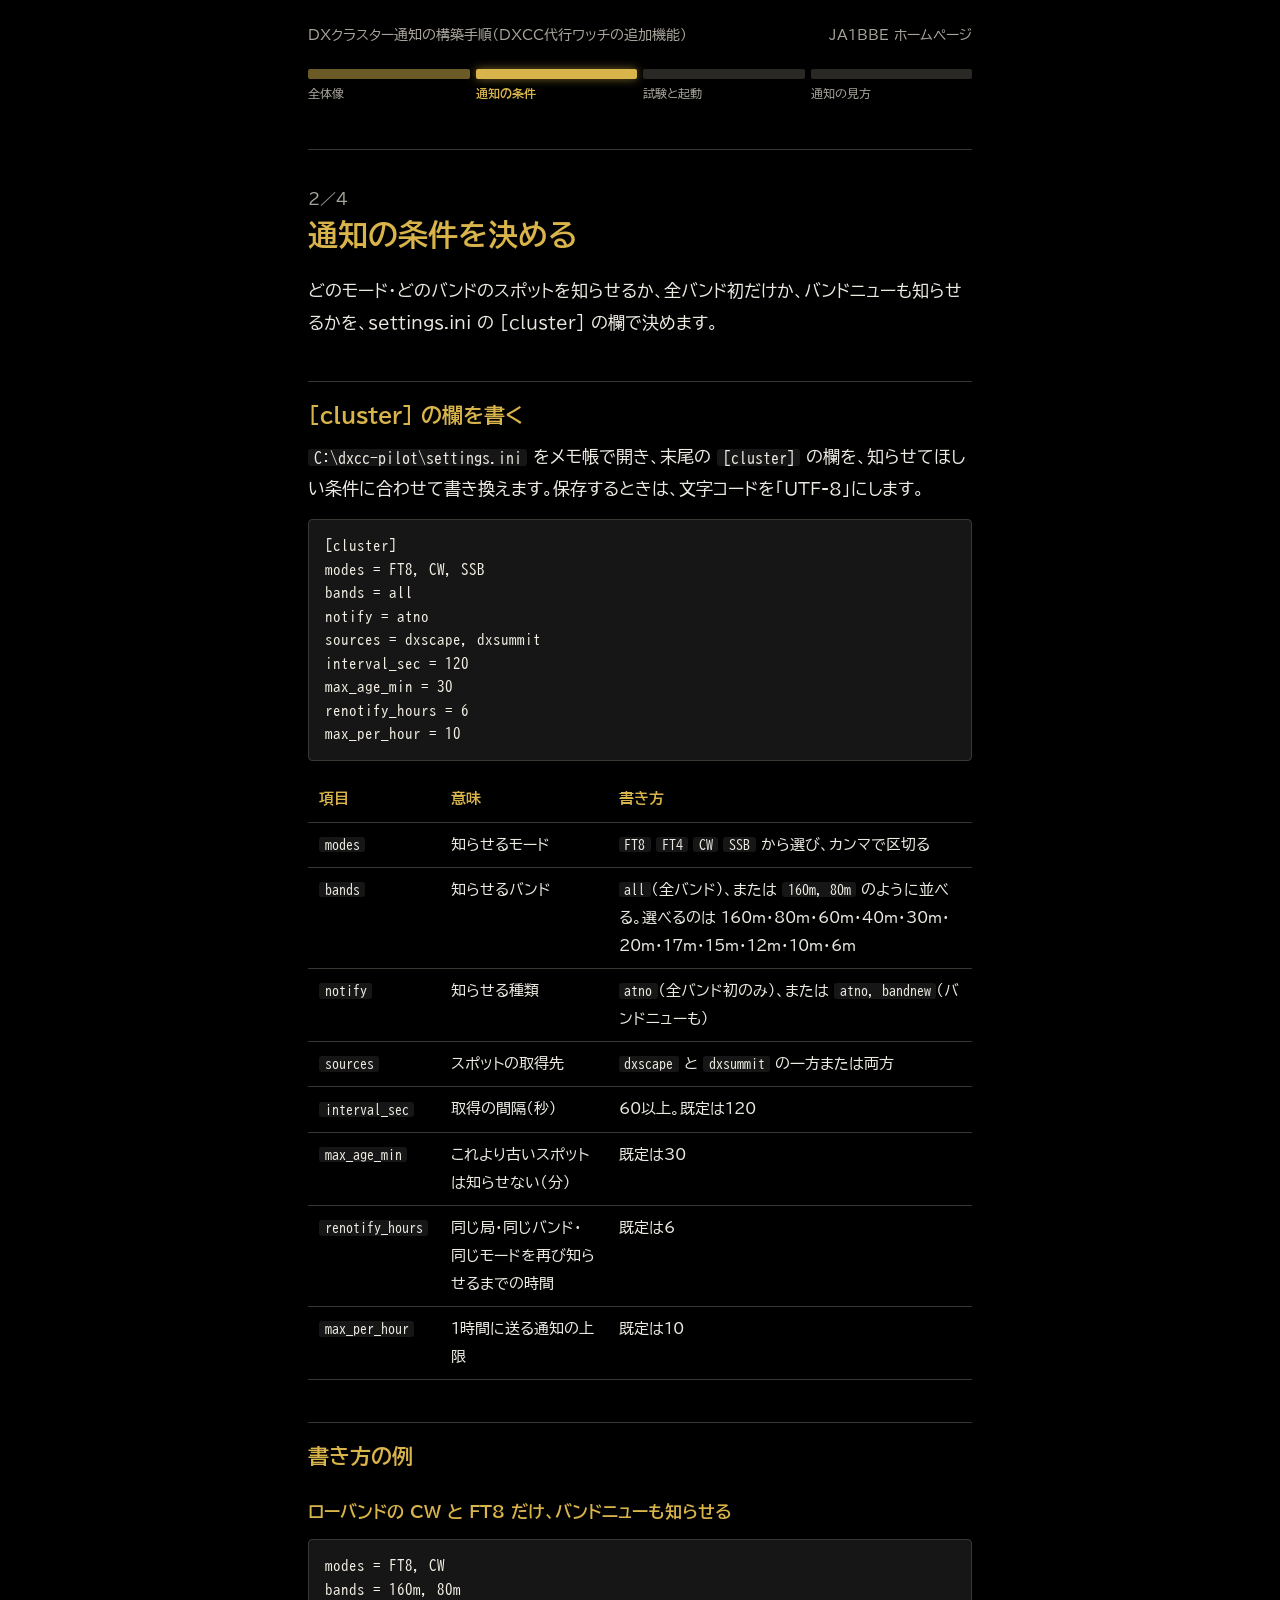
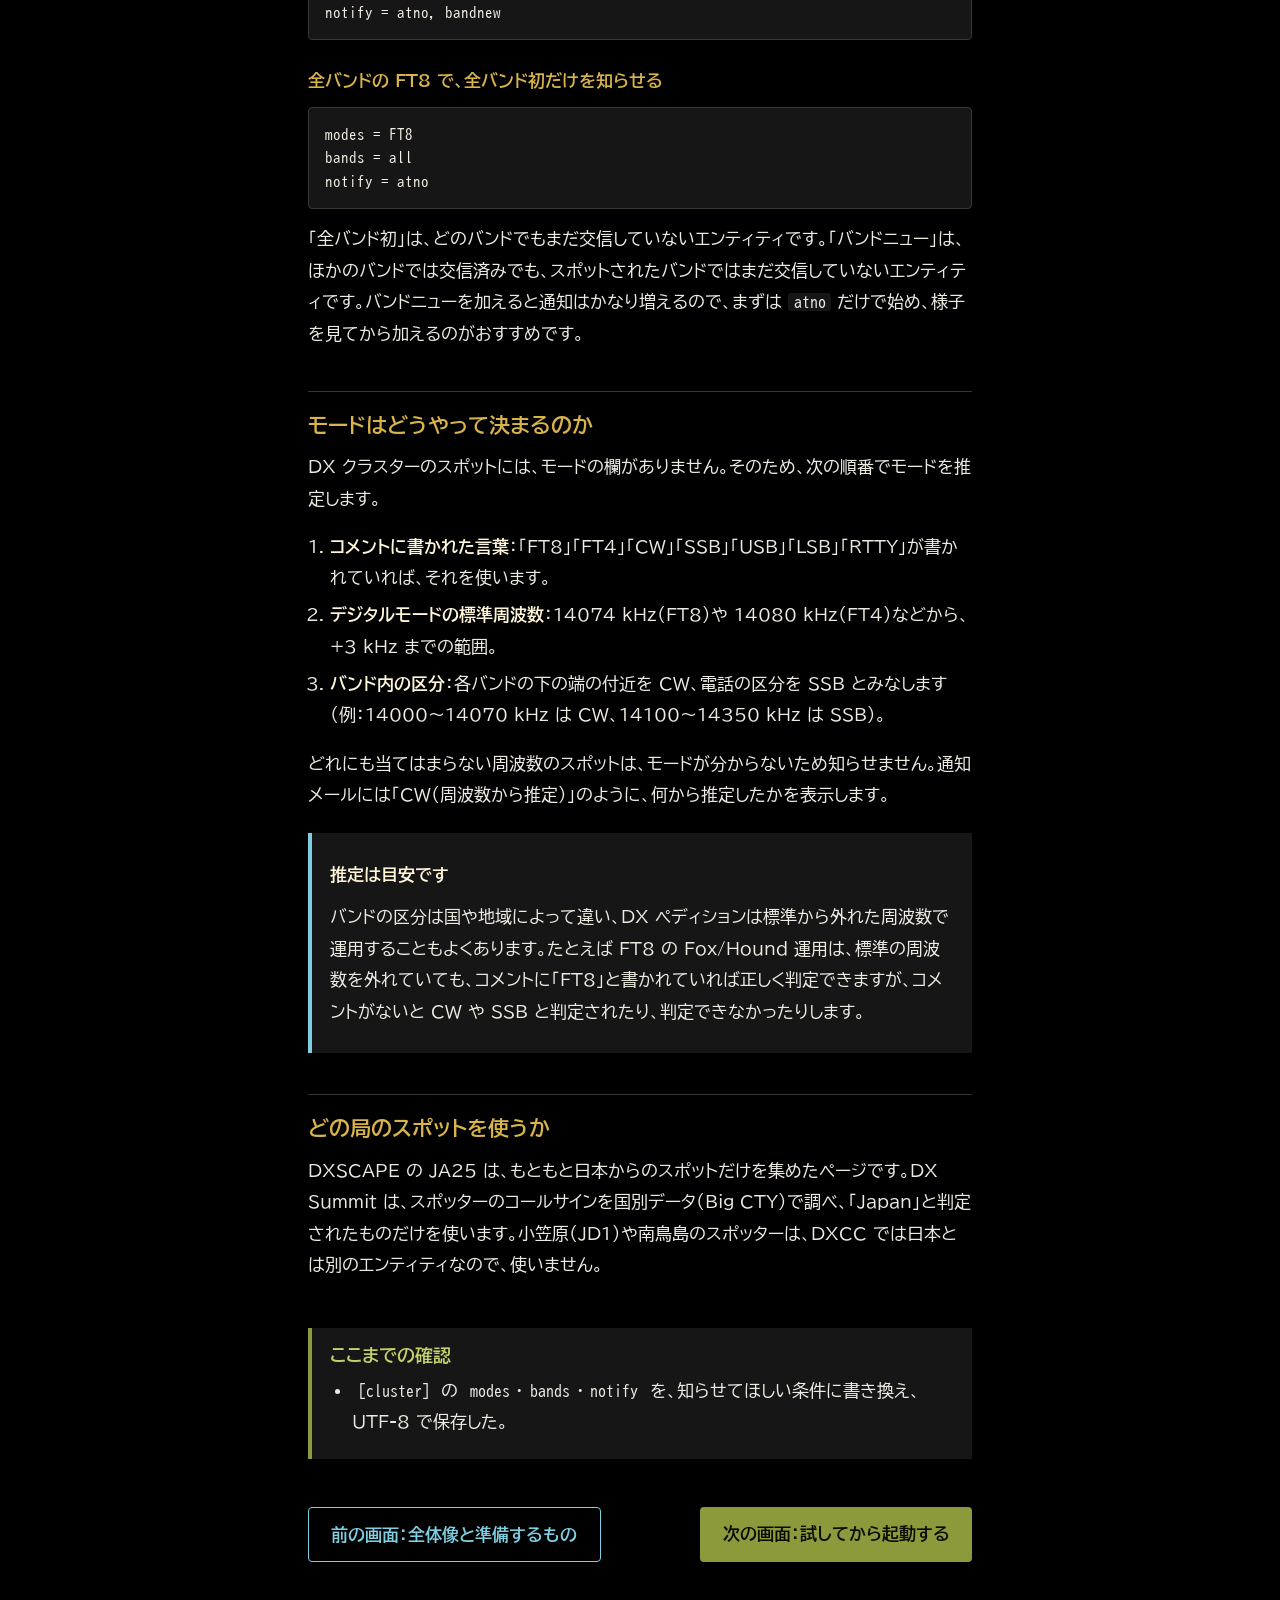
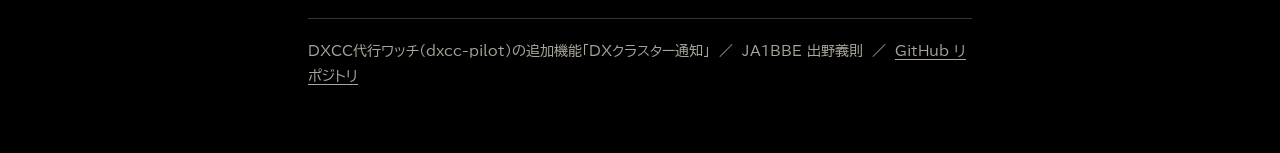
<file: docs/cluster/step2.html>
<!DOCTYPE html>
<html lang="ja">
<head>
<meta charset="utf-8">
<meta name="viewport" content="width=device-width, initial-scale=1, viewport-fit=cover">
<title>通知の条件を決める（2／4）｜DXクラスター通知の構築手順（DXCC代行ワッチの追加機能）</title>
<link rel="preconnect" href="https://fonts.googleapis.com">
<link rel="preconnect" href="https://fonts.gstatic.com" crossorigin>
<link href="https://fonts.googleapis.com/css2?family=BIZ+UDGothic&family=BIZ+UDPGothic:wght@400;700&display=swap" rel="stylesheet">
<link rel="stylesheet" href="../style.css">
<style>.meter { grid-template-columns: repeat(4, 1fr); }</style>
</head>
<body>
<div class="wrap">
<header class="top">
<div class="site"><a href="index.html">DXクラスター通知の構築手順（DXCC代行ワッチの追加機能）</a><a href="https://ja1bbe.wixsite.com/mysite">JA1BBE ホームページ</a></div>
<nav aria-label="手順の進み具合"><ol class="meter"><li class="done"><a href="index.html"><span>全体像</span></a></li><li class="now"><a href="step2.html" aria-current="step"><span>通知の条件</span></a></li><li class=""><a href="step3.html"><span>試験と起動</span></a></li><li class=""><a href="step4.html"><span>通知の見方</span></a></li></ol></nav>
</header>
<main>
<p class="step">2／4</p>
<h1>通知の条件を決める</h1>

<p class="lead">どのモード・どのバンドのスポットを知らせるか、全バンド初だけか、バンドニューも知らせるかを、settings.ini の [cluster] の欄で決めます。</p>

<h2>[cluster] の欄を書く</h2>
<p><code>C:\dxcc-pilot\settings.ini</code> をメモ帳で開き、末尾の <code>[cluster]</code> の欄を、知らせてほしい条件に合わせて書き換えます。保存するときは、文字コードを「UTF-8」にします。</p>
<div class="cmd tree"><pre>[cluster]
modes = FT8, CW, SSB
bands = all
notify = atno
sources = dxscape, dxsummit
interval_sec = 120
max_age_min = 30
renotify_hours = 6
max_per_hour = 10</pre></div>
<div class="tbl"><table>
<tr><th>項目</th><th>意味</th><th>書き方</th></tr>
<tr><td><code>modes</code></td><td>知らせるモード</td><td><code>FT8</code> <code>FT4</code> <code>CW</code> <code>SSB</code> から選び、カンマで区切る</td></tr>
<tr><td><code>bands</code></td><td>知らせるバンド</td><td><code>all</code>（全バンド）、または <code>160m, 80m</code> のように並べる。選べるのは 160m・80m・60m・40m・30m・20m・17m・15m・12m・10m・6m</td></tr>
<tr><td><code>notify</code></td><td>知らせる種類</td><td><code>atno</code>（全バンド初のみ）、または <code>atno, bandnew</code>（バンドニューも）</td></tr>
<tr><td><code>sources</code></td><td>スポットの取得先</td><td><code>dxscape</code> と <code>dxsummit</code> の一方または両方</td></tr>
<tr><td><code>interval_sec</code></td><td>取得の間隔（秒）</td><td>60以上。既定は120</td></tr>
<tr><td><code>max_age_min</code></td><td>これより古いスポットは知らせない（分）</td><td>既定は30</td></tr>
<tr><td><code>renotify_hours</code></td><td>同じ局・同じバンド・同じモードを再び知らせるまでの時間</td><td>既定は6</td></tr>
<tr><td><code>max_per_hour</code></td><td>1時間に送る通知の上限</td><td>既定は10</td></tr>
</table></div>

<h2>書き方の例</h2>
<h3>ローバンドの CW と FT8 だけ、バンドニューも知らせる</h3>
<div class="cmd tree"><pre>modes = FT8, CW
bands = 160m, 80m
notify = atno, bandnew</pre></div>
<h3>全バンドの FT8 で、全バンド初だけを知らせる</h3>
<div class="cmd tree"><pre>modes = FT8
bands = all
notify = atno</pre></div>
<p>「全バンド初」は、どのバンドでもまだ交信していないエンティティです。「バンドニュー」は、ほかのバンドでは交信済みでも、スポットされたバンドではまだ交信していないエンティティです。バンドニューを加えると通知はかなり増えるので、まずは <code>atno</code> だけで始め、様子を見てから加えるのがおすすめです。</p>

<h2>モードはどうやって決まるのか</h2>
<p>DX クラスターのスポットには、モードの欄がありません。そのため、次の順番でモードを推定します。</p>
<ol>
<li><strong>コメントに書かれた言葉</strong>：「FT8」「FT4」「CW」「SSB」「USB」「LSB」「RTTY」が書かれていれば、それを使います。</li>
<li><strong>デジタルモードの標準周波数</strong>：14074 kHz（FT8）や 14080 kHz（FT4）などから、+3 kHz までの範囲。</li>
<li><strong>バンド内の区分</strong>：各バンドの下の端の付近を CW、電話の区分を SSB とみなします（例：14000〜14070 kHz は CW、14100〜14350 kHz は SSB）。</li>
</ol>
<p>どれにも当てはまらない周波数のスポットは、モードが分からないため知らせません。通知メールには「CW（周波数から推定）」のように、何から推定したかを表示します。</p>
<div class="note"><p><strong>推定は目安です</strong></p><p>バンドの区分は国や地域によって違い、DX ペディションは標準から外れた周波数で運用することもよくあります。たとえば FT8 の Fox/Hound 運用は、標準の周波数を外れていても、コメントに「FT8」と書かれていれば正しく判定できますが、コメントがないと CW や SSB と判定されたり、判定できなかったりします。</p></div>

<h2>どの局のスポットを使うか</h2>
<p>DXSCAPE の JA25 は、もともと日本からのスポットだけを集めたページです。DX Summit は、スポッターのコールサインを国別データ（Big CTY）で調べ、「Japan」と判定されたものだけを使います。小笠原（JD1）や南鳥島のスポッターは、DXCC では日本とは別のエンティティなので、使いません。</p>

<div class="check"><h2>ここまでの確認</h2><ul>
<li><code>[cluster]</code> の <code>modes</code>・<code>bands</code>・<code>notify</code> を、知らせてほしい条件に書き換え、UTF-8 で保存した。</li></ul></div>

<div class="nav"><a class="btn back" href="index.html">前の画面：全体像と準備するもの</a><a class="btn next" href="step3.html">次の画面：試してから起動する</a></div>
</main>
<footer>DXCC代行ワッチ（dxcc-pilot）の追加機能「DXクラスター通知」　／　JA1BBE 出野義則　／　<a href="https://github.com/ja1bbe/dxcc-pilot">GitHub リポジトリ</a></footer>
</div>
<script src="../copy.js"></script>
</body>
</html>
</file>
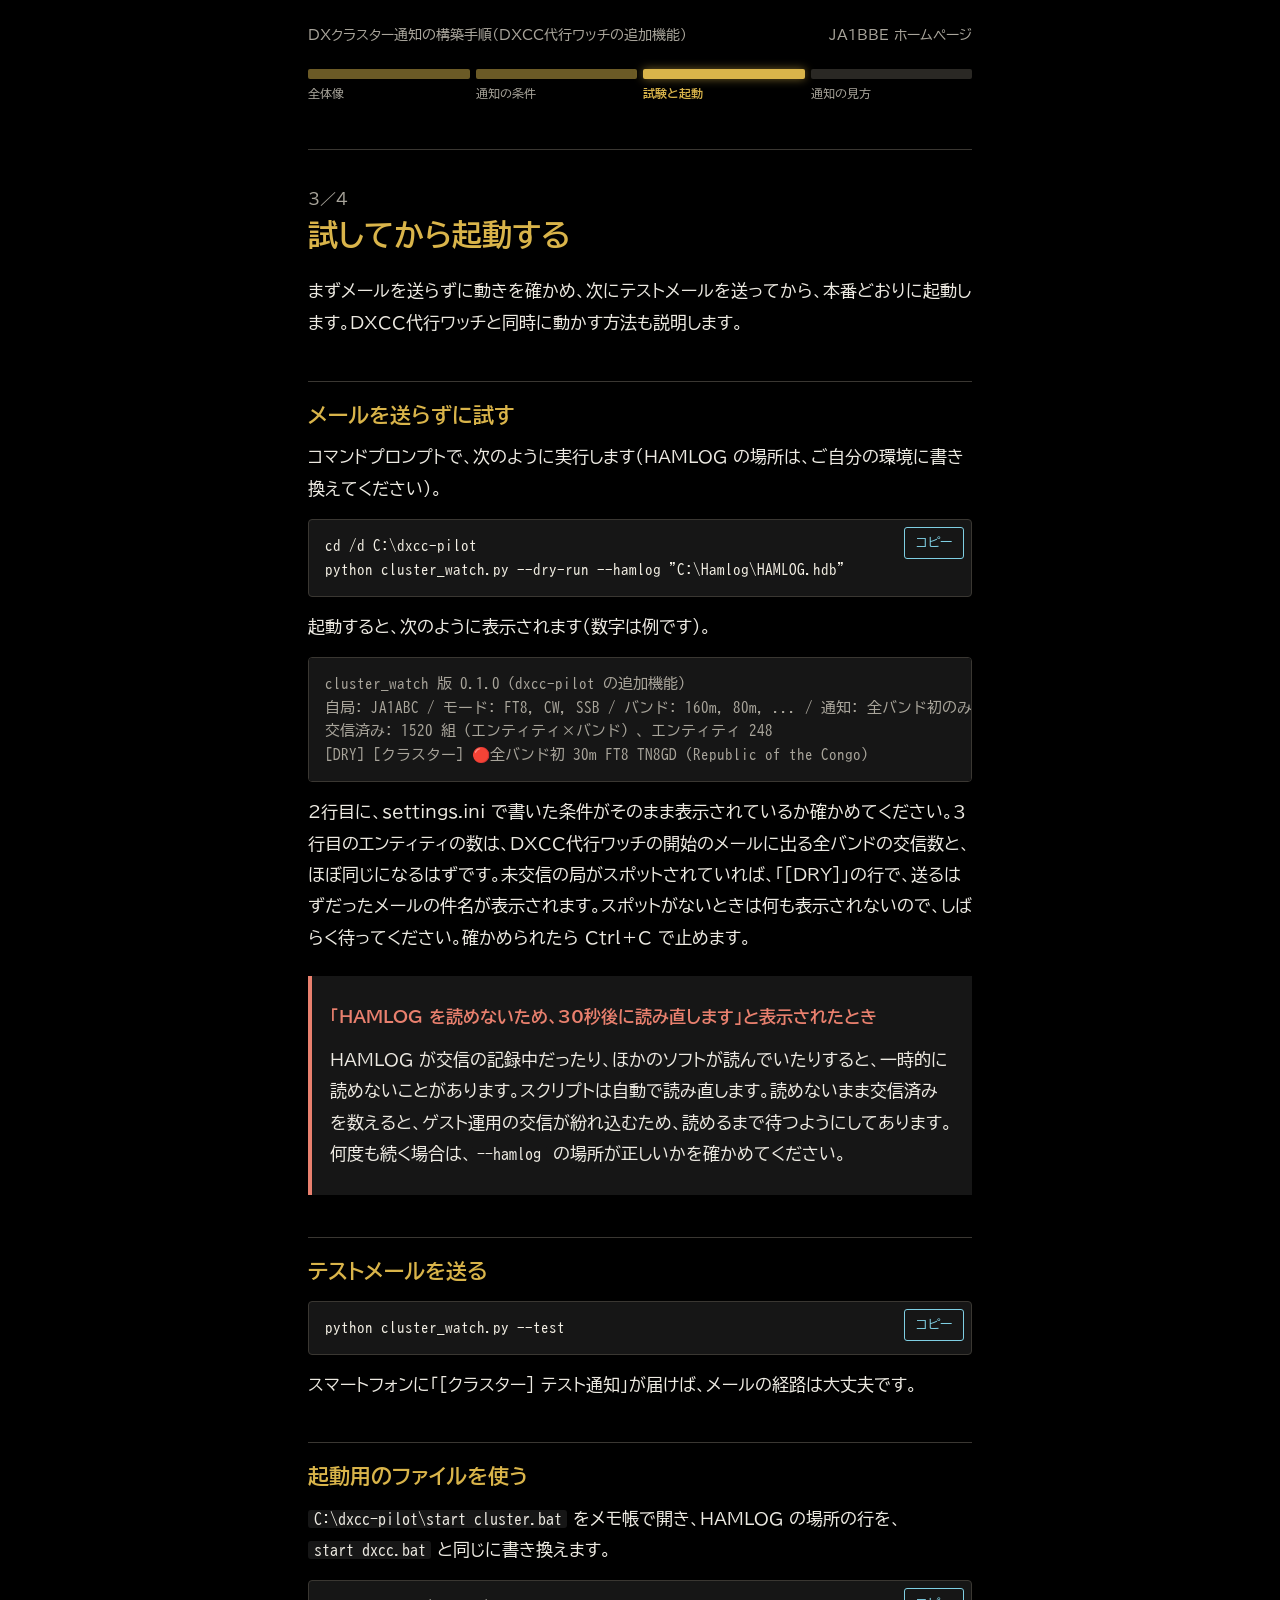
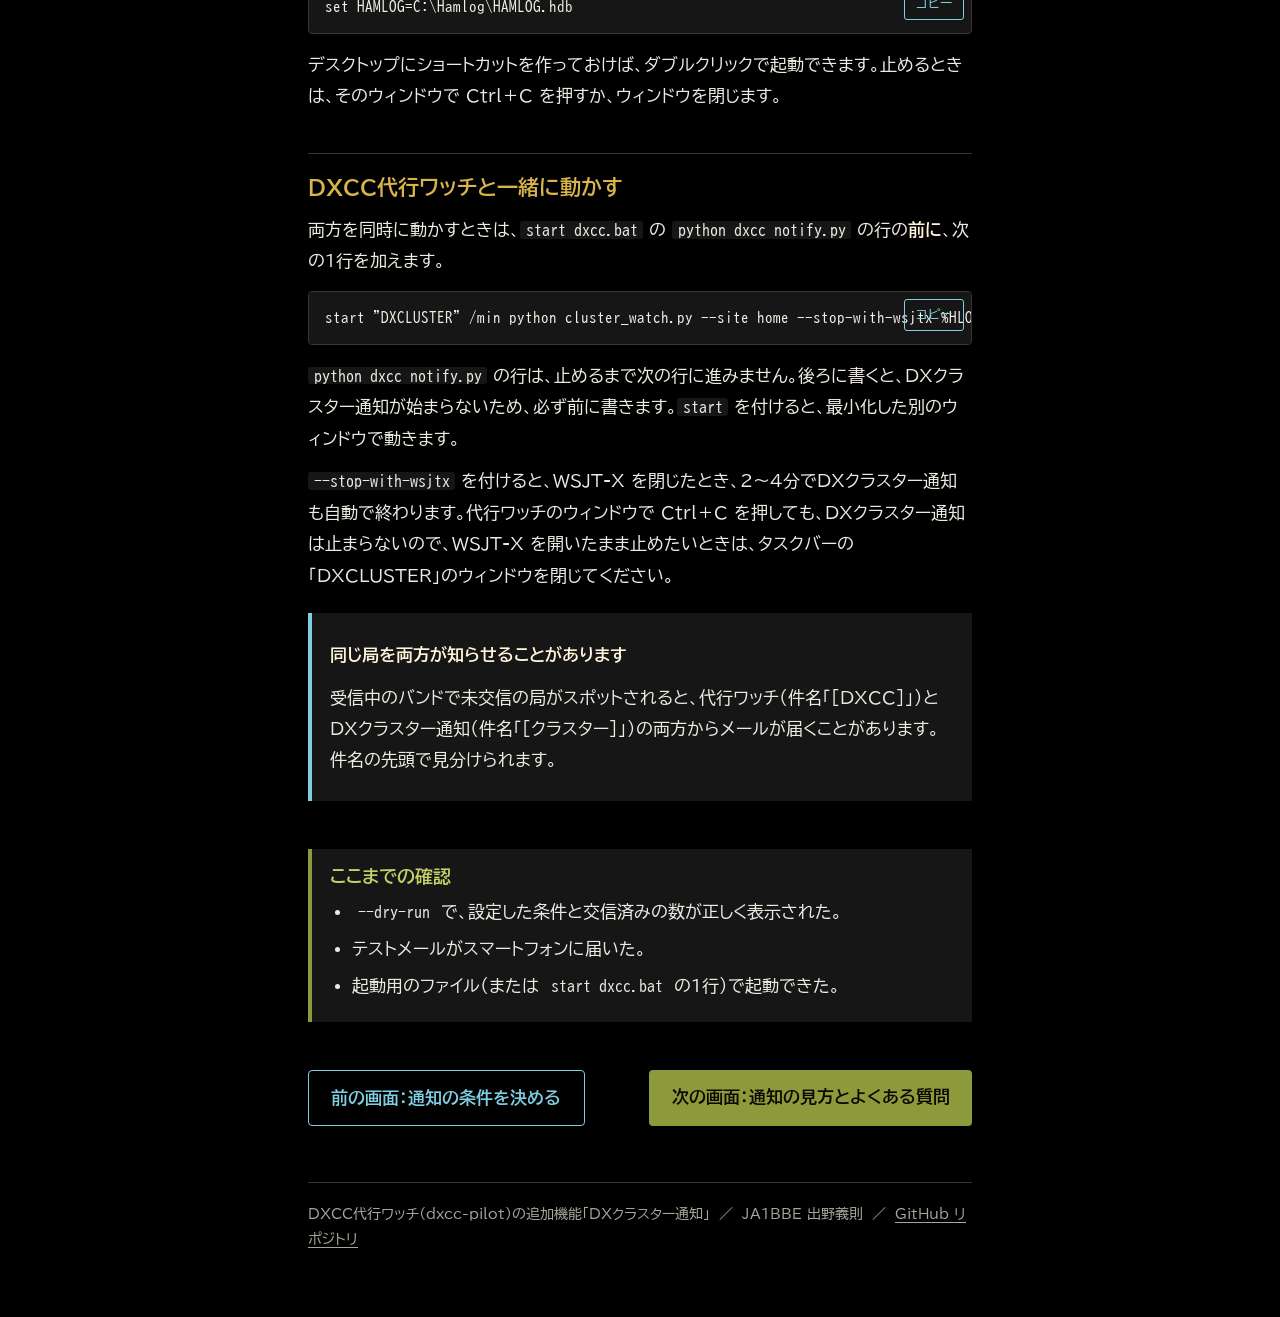
<file: docs/cluster/step3.html>
<!DOCTYPE html>
<html lang="ja">
<head>
<meta charset="utf-8">
<meta name="viewport" content="width=device-width, initial-scale=1, viewport-fit=cover">
<title>試してから起動する（3／4）｜DXクラスター通知の構築手順（DXCC代行ワッチの追加機能）</title>
<link rel="preconnect" href="https://fonts.googleapis.com">
<link rel="preconnect" href="https://fonts.gstatic.com" crossorigin>
<link href="https://fonts.googleapis.com/css2?family=BIZ+UDGothic&family=BIZ+UDPGothic:wght@400;700&display=swap" rel="stylesheet">
<link rel="stylesheet" href="../style.css">
<style>.meter { grid-template-columns: repeat(4, 1fr); }</style>
</head>
<body>
<div class="wrap">
<header class="top">
<div class="site"><a href="index.html">DXクラスター通知の構築手順（DXCC代行ワッチの追加機能）</a><a href="https://ja1bbe.wixsite.com/mysite">JA1BBE ホームページ</a></div>
<nav aria-label="手順の進み具合"><ol class="meter"><li class="done"><a href="index.html"><span>全体像</span></a></li><li class="done"><a href="step2.html"><span>通知の条件</span></a></li><li class="now"><a href="step3.html" aria-current="step"><span>試験と起動</span></a></li><li class=""><a href="step4.html"><span>通知の見方</span></a></li></ol></nav>
</header>
<main>
<p class="step">3／4</p>
<h1>試してから起動する</h1>

<p class="lead">まずメールを送らずに動きを確かめ、次にテストメールを送ってから、本番どおりに起動します。DXCC代行ワッチと同時に動かす方法も説明します。</p>

<h2>メールを送らずに試す</h2>
<p>コマンドプロンプトで、次のように実行します（HAMLOG の場所は、ご自分の環境に書き換えてください）。</p>
<div class="cmd"><pre>cd /d C:\dxcc-pilot
python cluster_watch.py --dry-run --hamlog "C:\Hamlog\HAMLOG.hdb"</pre></div>
<p>起動すると、次のように表示されます（数字は例です）。</p>
<div class="cmd out"><pre>cluster_watch 版 0.1.0（dxcc-pilot の追加機能）
自局: JA1ABC / モード: FT8, CW, SSB / バンド: 160m, 80m, ... / 通知: 全バンド初のみ / 取得先: dxscape, dxsummit
交信済み: 1520 組（エンティティ×バンド）、エンティティ 248
[DRY] [クラスター] 🔴全バンド初 30m FT8 TN8GD (Republic of the Congo)</pre></div>
<p>2行目に、settings.ini で書いた条件がそのまま表示されているか確かめてください。3行目のエンティティの数は、DXCC代行ワッチの開始のメールに出る全バンドの交信数と、ほぼ同じになるはずです。未交信の局がスポットされていれば、「[DRY]」の行で、送るはずだったメールの件名が表示されます。スポットがないときは何も表示されないので、しばらく待ってください。確かめられたら Ctrl＋C で止めます。</p>
<div class="warn"><p><strong>「HAMLOG を読めないため、30秒後に読み直します」と表示されたとき</strong></p><p>HAMLOG が交信の記録中だったり、ほかのソフトが読んでいたりすると、一時的に読めないことがあります。スクリプトは自動で読み直します。読めないまま交信済みを数えると、ゲスト運用の交信が紛れ込むため、読めるまで待つようにしてあります。何度も続く場合は、<code>--hamlog</code> の場所が正しいかを確かめてください。</p></div>

<h2>テストメールを送る</h2>
<div class="cmd"><pre>python cluster_watch.py --test</pre></div>
<p>スマートフォンに「[クラスター] テスト通知」が届けば、メールの経路は大丈夫です。</p>

<h2>起動用のファイルを使う</h2>
<p><code>C:\dxcc-pilot\start_cluster.bat</code> をメモ帳で開き、HAMLOG の場所の行を、<code>start_dxcc.bat</code> と同じに書き換えます。</p>
<div class="cmd"><pre>set HAMLOG=C:\Hamlog\HAMLOG.hdb</pre></div>
<p>デスクトップにショートカットを作っておけば、ダブルクリックで起動できます。止めるときは、そのウィンドウで Ctrl＋C を押すか、ウィンドウを閉じます。</p>

<h2>DXCC代行ワッチと一緒に動かす</h2>
<p>両方を同時に動かすときは、<code>start_dxcc.bat</code> の <code>python dxcc_notify.py</code> の行の<strong>前に</strong>、次の1行を加えます。</p>
<div class="cmd"><pre>start "DXCLUSTER" /min python cluster_watch.py --site home --stop-with-wsjtx %HLOPT%</pre></div>
<p><code>python dxcc_notify.py</code> の行は、止めるまで次の行に進みません。後ろに書くと、DXクラスター通知が始まらないため、必ず前に書きます。<code>start</code> を付けると、最小化した別のウィンドウで動きます。</p>
<p><code>--stop-with-wsjtx</code> を付けると、WSJT-X を閉じたとき、2〜4分でDXクラスター通知も自動で終わります。代行ワッチのウィンドウで Ctrl＋C を押しても、DXクラスター通知は止まらないので、WSJT-X を開いたまま止めたいときは、タスクバーの「DXCLUSTER」のウィンドウを閉じてください。</p>
<div class="note"><p><strong>同じ局を両方が知らせることがあります</strong></p><p>受信中のバンドで未交信の局がスポットされると、代行ワッチ（件名「[DXCC]」）とDXクラスター通知（件名「[クラスター]」）の両方からメールが届くことがあります。件名の先頭で見分けられます。</p></div>

<div class="check"><h2>ここまでの確認</h2><ul>
<li><code>--dry-run</code> で、設定した条件と交信済みの数が正しく表示された。</li>
<li>テストメールがスマートフォンに届いた。</li>
<li>起動用のファイル（または <code>start_dxcc.bat</code> の1行）で起動できた。</li></ul></div>

<div class="nav"><a class="btn back" href="step2.html">前の画面：通知の条件を決める</a><a class="btn next" href="step4.html">次の画面：通知の見方とよくある質問</a></div>
</main>
<footer>DXCC代行ワッチ（dxcc-pilot）の追加機能「DXクラスター通知」　／　JA1BBE 出野義則　／　<a href="https://github.com/ja1bbe/dxcc-pilot">GitHub リポジトリ</a></footer>
</div>
<script src="../copy.js"></script>
</body>
</html>
</file>
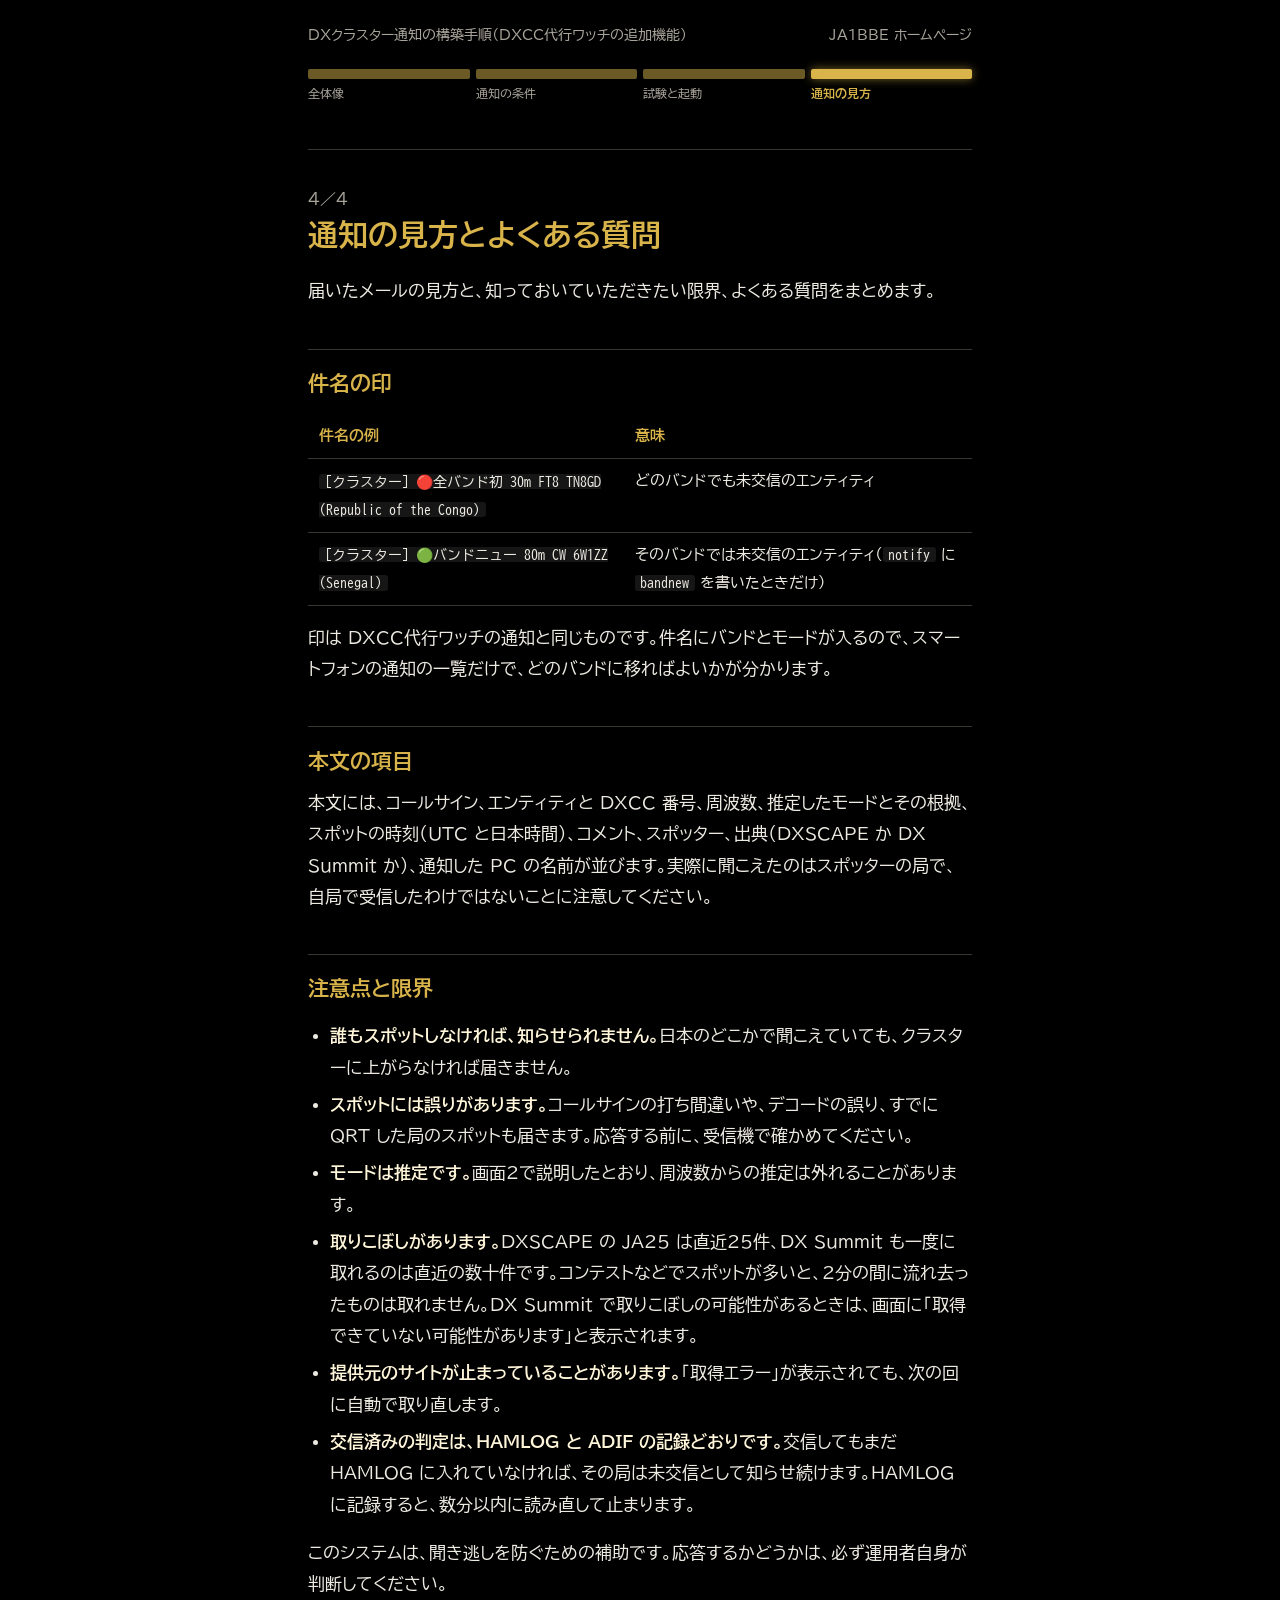
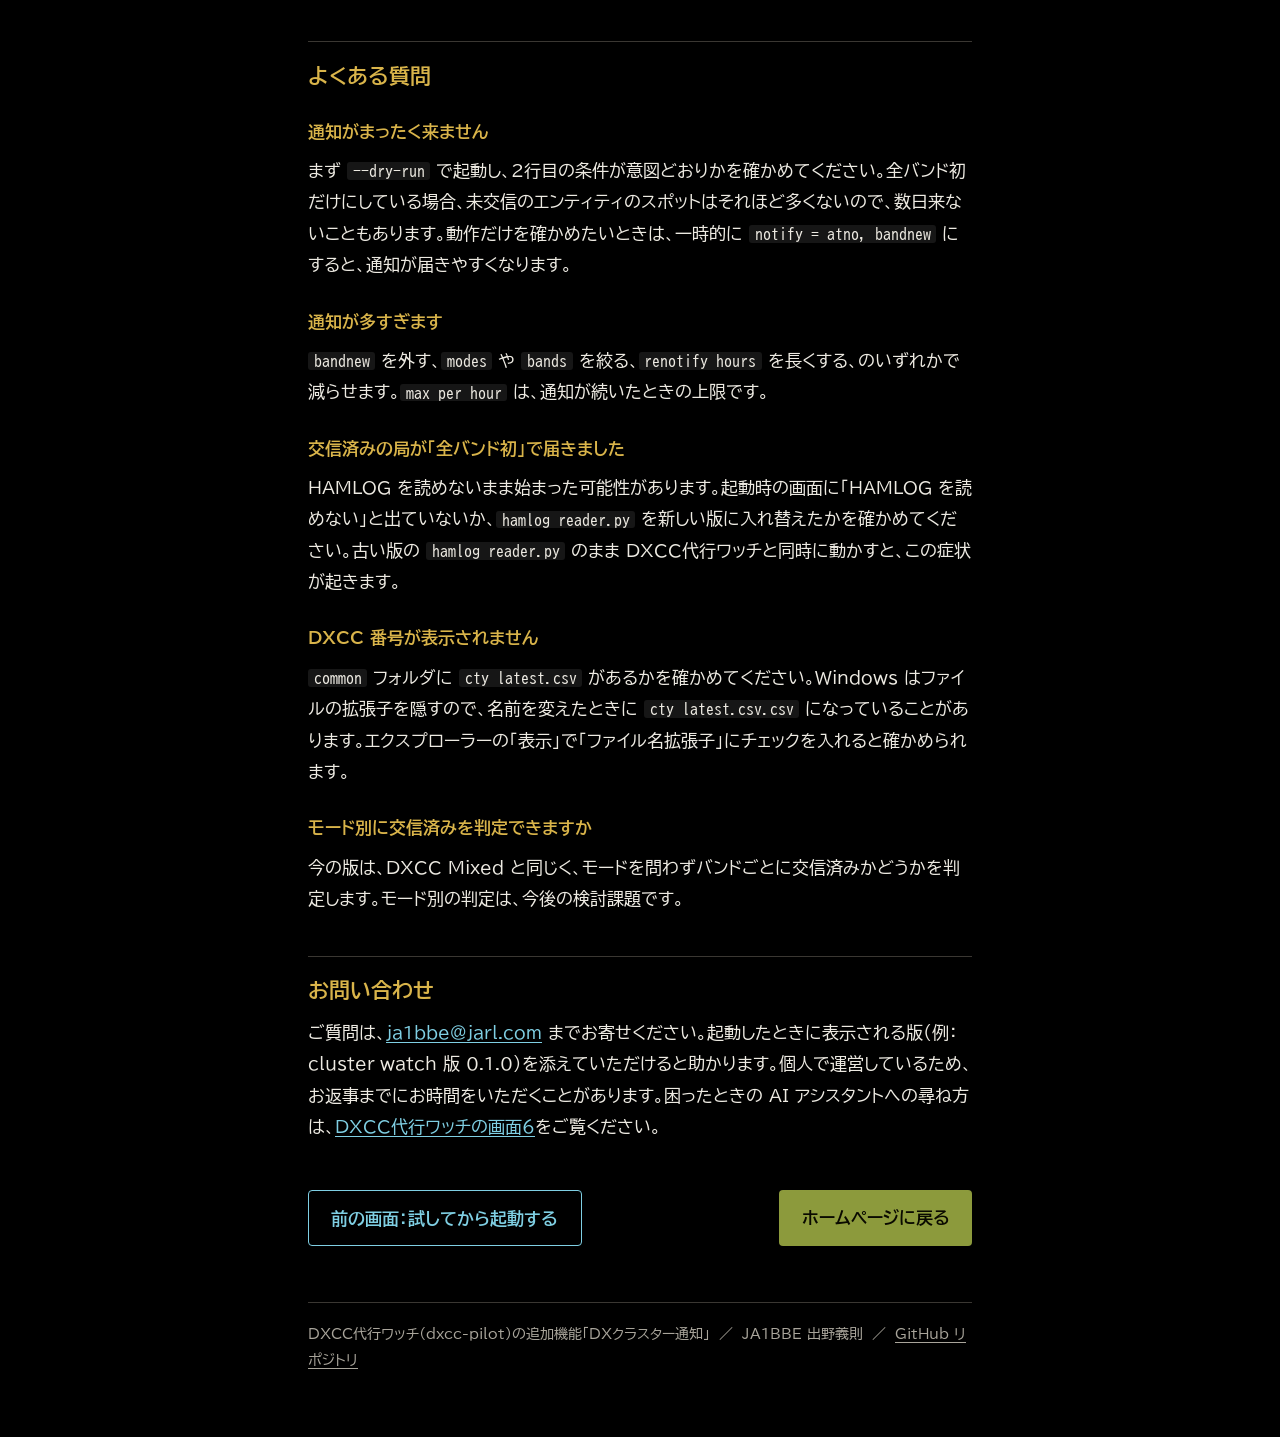
<file: docs/cluster/step4.html>
<!DOCTYPE html>
<html lang="ja">
<head>
<meta charset="utf-8">
<meta name="viewport" content="width=device-width, initial-scale=1, viewport-fit=cover">
<title>通知の見方とよくある質問（4／4）｜DXクラスター通知の構築手順（DXCC代行ワッチの追加機能）</title>
<link rel="preconnect" href="https://fonts.googleapis.com">
<link rel="preconnect" href="https://fonts.gstatic.com" crossorigin>
<link href="https://fonts.googleapis.com/css2?family=BIZ+UDGothic&family=BIZ+UDPGothic:wght@400;700&display=swap" rel="stylesheet">
<link rel="stylesheet" href="../style.css">
<style>.meter { grid-template-columns: repeat(4, 1fr); }</style>
</head>
<body>
<div class="wrap">
<header class="top">
<div class="site"><a href="index.html">DXクラスター通知の構築手順（DXCC代行ワッチの追加機能）</a><a href="https://ja1bbe.wixsite.com/mysite">JA1BBE ホームページ</a></div>
<nav aria-label="手順の進み具合"><ol class="meter"><li class="done"><a href="index.html"><span>全体像</span></a></li><li class="done"><a href="step2.html"><span>通知の条件</span></a></li><li class="done"><a href="step3.html"><span>試験と起動</span></a></li><li class="now"><a href="step4.html" aria-current="step"><span>通知の見方</span></a></li></ol></nav>
</header>
<main>
<p class="step">4／4</p>
<h1>通知の見方とよくある質問</h1>

<p class="lead">届いたメールの見方と、知っておいていただきたい限界、よくある質問をまとめます。</p>

<h2>件名の印</h2>
<div class="tbl"><table>
<tr><th>件名の例</th><th>意味</th></tr>
<tr><td><code>[クラスター] 🔴全バンド初 30m FT8 TN8GD (Republic of the Congo)</code></td><td>どのバンドでも未交信のエンティティ</td></tr>
<tr><td><code>[クラスター] 🟢バンドニュー 80m CW 6W1ZZ (Senegal)</code></td><td>そのバンドでは未交信のエンティティ（<code>notify</code> に <code>bandnew</code> を書いたときだけ）</td></tr>
</table></div>
<p>印は DXCC代行ワッチの通知と同じものです。件名にバンドとモードが入るので、スマートフォンの通知の一覧だけで、どのバンドに移ればよいかが分かります。</p>

<h2>本文の項目</h2>
<p>本文には、コールサイン、エンティティと DXCC 番号、周波数、推定したモードとその根拠、スポットの時刻（UTC と日本時間）、コメント、スポッター、出典（DXSCAPE か DX Summit か）、通知した PC の名前が並びます。実際に聞こえたのはスポッターの局で、自局で受信したわけではないことに注意してください。</p>

<h2>注意点と限界</h2>
<ul>
<li><strong>誰もスポットしなければ、知らせられません。</strong>日本のどこかで聞こえていても、クラスターに上がらなければ届きません。</li>
<li><strong>スポットには誤りがあります。</strong>コールサインの打ち間違いや、デコードの誤り、すでに QRT した局のスポットも届きます。応答する前に、受信機で確かめてください。</li>
<li><strong>モードは推定です。</strong>画面2で説明したとおり、周波数からの推定は外れることがあります。</li>
<li><strong>取りこぼしがあります。</strong>DXSCAPE の JA25 は直近25件、DX Summit も一度に取れるのは直近の数十件です。コンテストなどでスポットが多いと、2分の間に流れ去ったものは取れません。DX Summit で取りこぼしの可能性があるときは、画面に「取得できていない可能性があります」と表示されます。</li>
<li><strong>提供元のサイトが止まっていることがあります。</strong>「取得エラー」が表示されても、次の回に自動で取り直します。</li>
<li><strong>交信済みの判定は、HAMLOG と ADIF の記録どおりです。</strong>交信してもまだ HAMLOG に入れていなければ、その局は未交信として知らせ続けます。HAMLOG に記録すると、数分以内に読み直して止まります。</li>
</ul>
<p>このシステムは、聞き逃しを防ぐための補助です。応答するかどうかは、必ず運用者自身が判断してください。</p>

<h2>よくある質問</h2>
<h3>通知がまったく来ません</h3>
<p>まず <code>--dry-run</code> で起動し、2行目の条件が意図どおりかを確かめてください。全バンド初だけにしている場合、未交信のエンティティのスポットはそれほど多くないので、数日来ないこともあります。動作だけを確かめたいときは、一時的に <code>notify = atno, bandnew</code> にすると、通知が届きやすくなります。</p>
<h3>通知が多すぎます</h3>
<p><code>bandnew</code> を外す、<code>modes</code> や <code>bands</code> を絞る、<code>renotify_hours</code> を長くする、のいずれかで減らせます。<code>max_per_hour</code> は、通知が続いたときの上限です。</p>
<h3>交信済みの局が「全バンド初」で届きました</h3>
<p>HAMLOG を読めないまま始まった可能性があります。起動時の画面に「HAMLOG を読めない」と出ていないか、<code>hamlog_reader.py</code> を新しい版に入れ替えたかを確かめてください。古い版の <code>hamlog_reader.py</code> のまま DXCC代行ワッチと同時に動かすと、この症状が起きます。</p>
<h3>DXCC 番号が表示されません</h3>
<p><code>common</code> フォルダに <code>cty_latest.csv</code> があるかを確かめてください。Windows はファイルの拡張子を隠すので、名前を変えたときに <code>cty_latest.csv.csv</code> になっていることがあります。エクスプローラーの「表示」で「ファイル名拡張子」にチェックを入れると確かめられます。</p>
<h3>モード別に交信済みを判定できますか</h3>
<p>今の版は、DXCC Mixed と同じく、モードを問わずバンドごとに交信済みかどうかを判定します。モード別の判定は、今後の検討課題です。</p>

<h2>お問い合わせ</h2>
<p>ご質問は、<a href="mailto:ja1bbe@jarl.com">ja1bbe@jarl.com</a> までお寄せください。起動したときに表示される版（例：cluster_watch 版 0.1.0）を添えていただけると助かります。個人で運営しているため、お返事までにお時間をいただくことがあります。困ったときの AI アシスタントへの尋ね方は、<a href="../step6.html">DXCC代行ワッチの画面6</a>をご覧ください。</p>

<div class="nav"><a class="btn back" href="step3.html">前の画面：試してから起動する</a><a class="btn next" href="https://ja1bbe.wixsite.com/mysite">ホームページに戻る</a></div>
</main>
<footer>DXCC代行ワッチ（dxcc-pilot）の追加機能「DXクラスター通知」　／　JA1BBE 出野義則　／　<a href="https://github.com/ja1bbe/dxcc-pilot">GitHub リポジトリ</a></footer>
</div>
<script src="../copy.js"></script>
</body>
</html>
</file>
<file: docs/style.css>
/* DXCC代行ワッチ 構築手順ページ（ホームページに合わせた黒背景・金色の見出し） */
:root {
  --bg: #000000;
  --panel: #161616;
  --ink: #EDEAE2;
  --sub: #A9A59B;
  --gold: #D9B44A;
  --olive: #8C9A3C;
  --coral: #E9806E;
  --aqua: #7FCFE3;
  --rule: #3A3732;
  color-scheme: dark;
}
* { box-sizing: border-box; }
html { scroll-padding-top: env(safe-area-inset-top, 0px); }
body {
  margin: 0;
  padding-top: env(safe-area-inset-top, 0px);
  padding-bottom: env(safe-area-inset-bottom, 0px);
  background: var(--bg);
  color: var(--ink);
  font-family: "BIZ UDPGothic", "Hiragino Sans", "Yu Gothic", Meiryo, sans-serif;
  font-size: 17px;
  line-height: 1.85;
  -webkit-text-size-adjust: 100%;
}
.wrap { max-width: 44rem; margin: 0 auto; padding: 0 1.25rem 4rem; }
a { color: var(--aqua); text-underline-offset: 3px; }
a:focus-visible, button:focus-visible { outline: 3px solid var(--aqua); outline-offset: 3px; }

/* 進み具合の表示 */
.top { padding: 1.4rem 0 1.6rem; border-bottom: 1px solid var(--rule); margin-bottom: 2.2rem; }
.site { display: flex; justify-content: space-between; align-items: baseline; gap: 1rem; flex-wrap: wrap;
        font-size: .9rem; color: var(--sub); }
.site a { color: var(--sub); text-decoration: none; }
.site a:hover { color: var(--ink); }
.meter { display: grid; grid-template-columns: repeat(6, 1fr); gap: 6px; margin-top: .9rem; list-style: none; padding: 0; }
.meter li a { display: block; text-decoration: none; color: var(--sub); font-size: .78rem; line-height: 1.3; }
.meter li a::before { content: ""; display: block; height: 10px; border-radius: 2px; background: #2A2824;
                      margin-bottom: .35rem; }
.meter li.done a::before { background: #6B5A26; }
.meter li.now a::before { background: var(--gold); box-shadow: 0 0 10px rgba(217,180,74,.55); }
.meter li.now a { color: var(--gold); font-weight: 700; }
@media (max-width: 560px) { .meter li a span { display: none; } }

h1, h2, h3 { color: var(--gold); font-weight: 700; line-height: 1.4; }
h1 { font-size: 1.85rem; margin: 0 0 .4rem; }
.step { color: var(--sub); font-size: 1rem; margin: 0; }
.lead { font-size: 1.08rem; margin: 1.2rem 0 2rem; }
h2 { font-size: 1.3rem; margin: 2.6rem 0 .6rem; padding-top: 1.2rem; border-top: 1px solid var(--rule); }
h3 { font-size: 1.08rem; margin: 1.8rem 0 .4rem; }
p { margin: .7rem 0; }
ol, ul { padding-left: 1.4rem; }
li { margin: .35rem 0; }
strong { color: #FFF6DA; }

/* コマンド（コピーボタン付き） */
.cmd { position: relative; margin: .9rem 0; }
.cmd pre { margin: 0; padding: .9rem 1rem; background: var(--panel); border: 1px solid var(--rule);
           border-radius: 4px; overflow-x: auto; font-family: "BIZ UDGothic", Consolas, "MS Gothic", monospace;
           font-size: .92rem; line-height: 1.6; color: #F3EFE4; white-space: pre; }
.cmd:not(.tree):not(.out) pre { padding-right: 4.8rem; }
.cmd button { position: absolute; top: .5rem; right: .5rem; font: inherit; font-size: .8rem; padding: .2rem .7rem;
              background: transparent; color: var(--aqua); border: 1px solid var(--aqua); border-radius: 3px; cursor: pointer; }
.cmd button.ok { color: var(--olive); border-color: var(--olive); }
code { font-family: "BIZ UDGothic", Consolas, monospace; font-size: .92em; background: var(--panel);
       padding: .05rem .35rem; border-radius: 3px; }
.out pre { color: var(--sub); }

/* 表 */
.tbl { overflow-x: auto; margin: 1rem 0; }
table { border-collapse: collapse; width: 100%; font-size: .95rem; }
th, td { text-align: left; vertical-align: top; padding: .5rem .7rem; border-bottom: 1px solid var(--rule); }
th { color: var(--gold); font-weight: 700; white-space: nowrap; }

/* 囲み */
.note, .warn, .check { margin: 1.4rem 0; padding: .9rem 1.1rem; border-left: 4px solid; background: var(--panel); }
.note { border-color: var(--aqua); }
.warn { border-color: var(--coral); }
.warn strong:first-child { color: var(--coral); }
.check { border-color: var(--olive); margin-top: 3rem; }
.check h2 { border: 0; margin: 0 0 .3rem; padding: 0; font-size: 1.15rem; color: #C4D06A; }
.check ul { margin: .4rem 0; }

/* 図 */
figure { margin: 1.6rem 0; }
figcaption { color: var(--sub); font-size: .88rem; margin-top: .4rem; }
.ph { border: 1px dashed #5A554B; padding: 2.2rem 1rem; text-align: center; color: var(--sub); font-size: .9rem; }
svg { max-width: 100%; height: auto; display: block; }
.tree pre { color: #F3EFE4; }

/* 前後の画面へ */
.nav { display: flex; justify-content: space-between; gap: 1rem; margin-top: 3rem; flex-wrap: wrap; }
.btn { display: inline-block; padding: .7rem 1.4rem; border-radius: 4px; font-weight: 700; text-decoration: none; }
.btn.next { background: var(--olive); color: #0A0A00; margin-left: auto; }
.btn.back { border: 1px solid var(--aqua); color: var(--aqua); }
.btn:hover { filter: brightness(1.12); }
footer { margin-top: 3.5rem; padding-top: 1.2rem; border-top: 1px solid var(--rule); color: var(--sub); font-size: .85rem; }
footer a { color: var(--sub); }
@media (prefers-reduced-motion: reduce) { * { transition: none !important; } }

/* 通知メールの画面（スマートフォンの縦長の図） */
.shot img { display: block; width: 100%; max-width: 300px; height: auto; border-radius: 6px; }
.shots { display: grid; grid-template-columns: repeat(auto-fit, minmax(190px, 1fr)); gap: 1.2rem; margin: 1.6rem 0; }
.shots figure { margin: 0; }
.shots img { display: block; width: 100%; height: auto; border-radius: 6px; }
</file>
